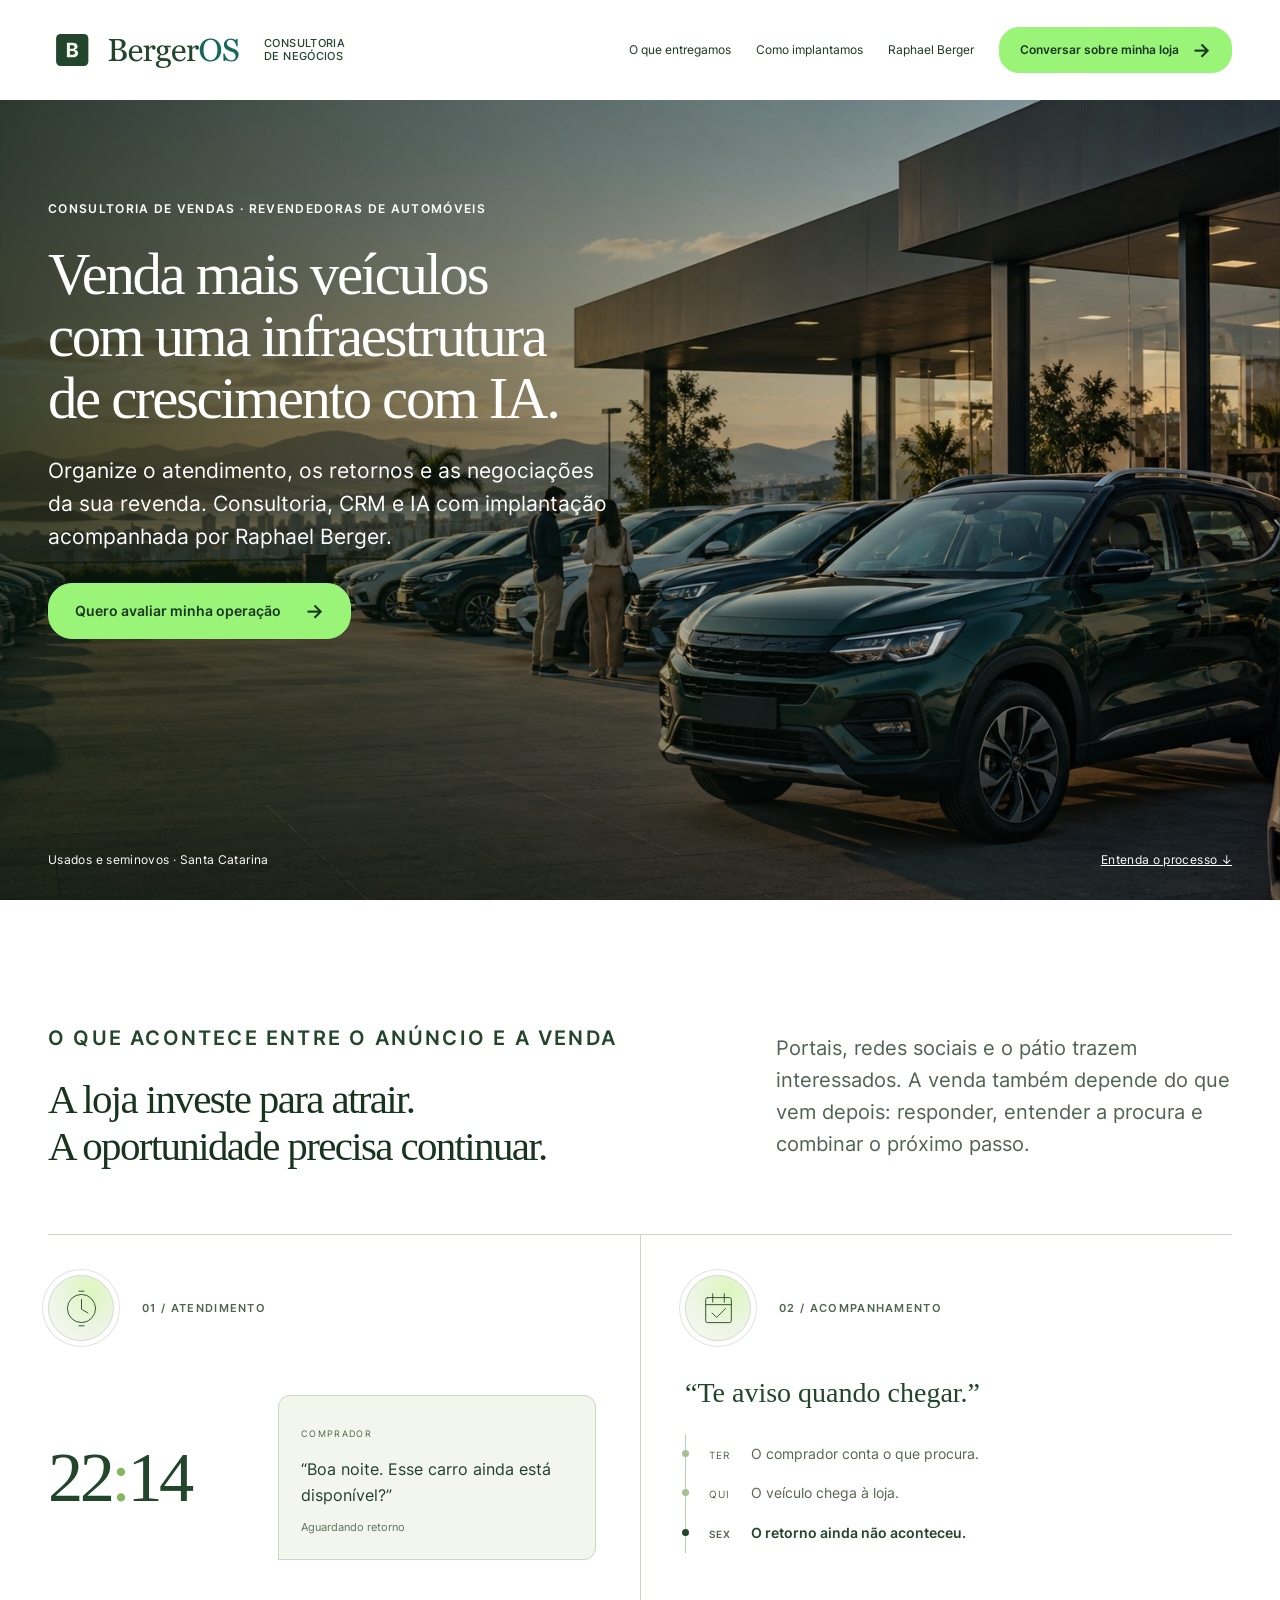
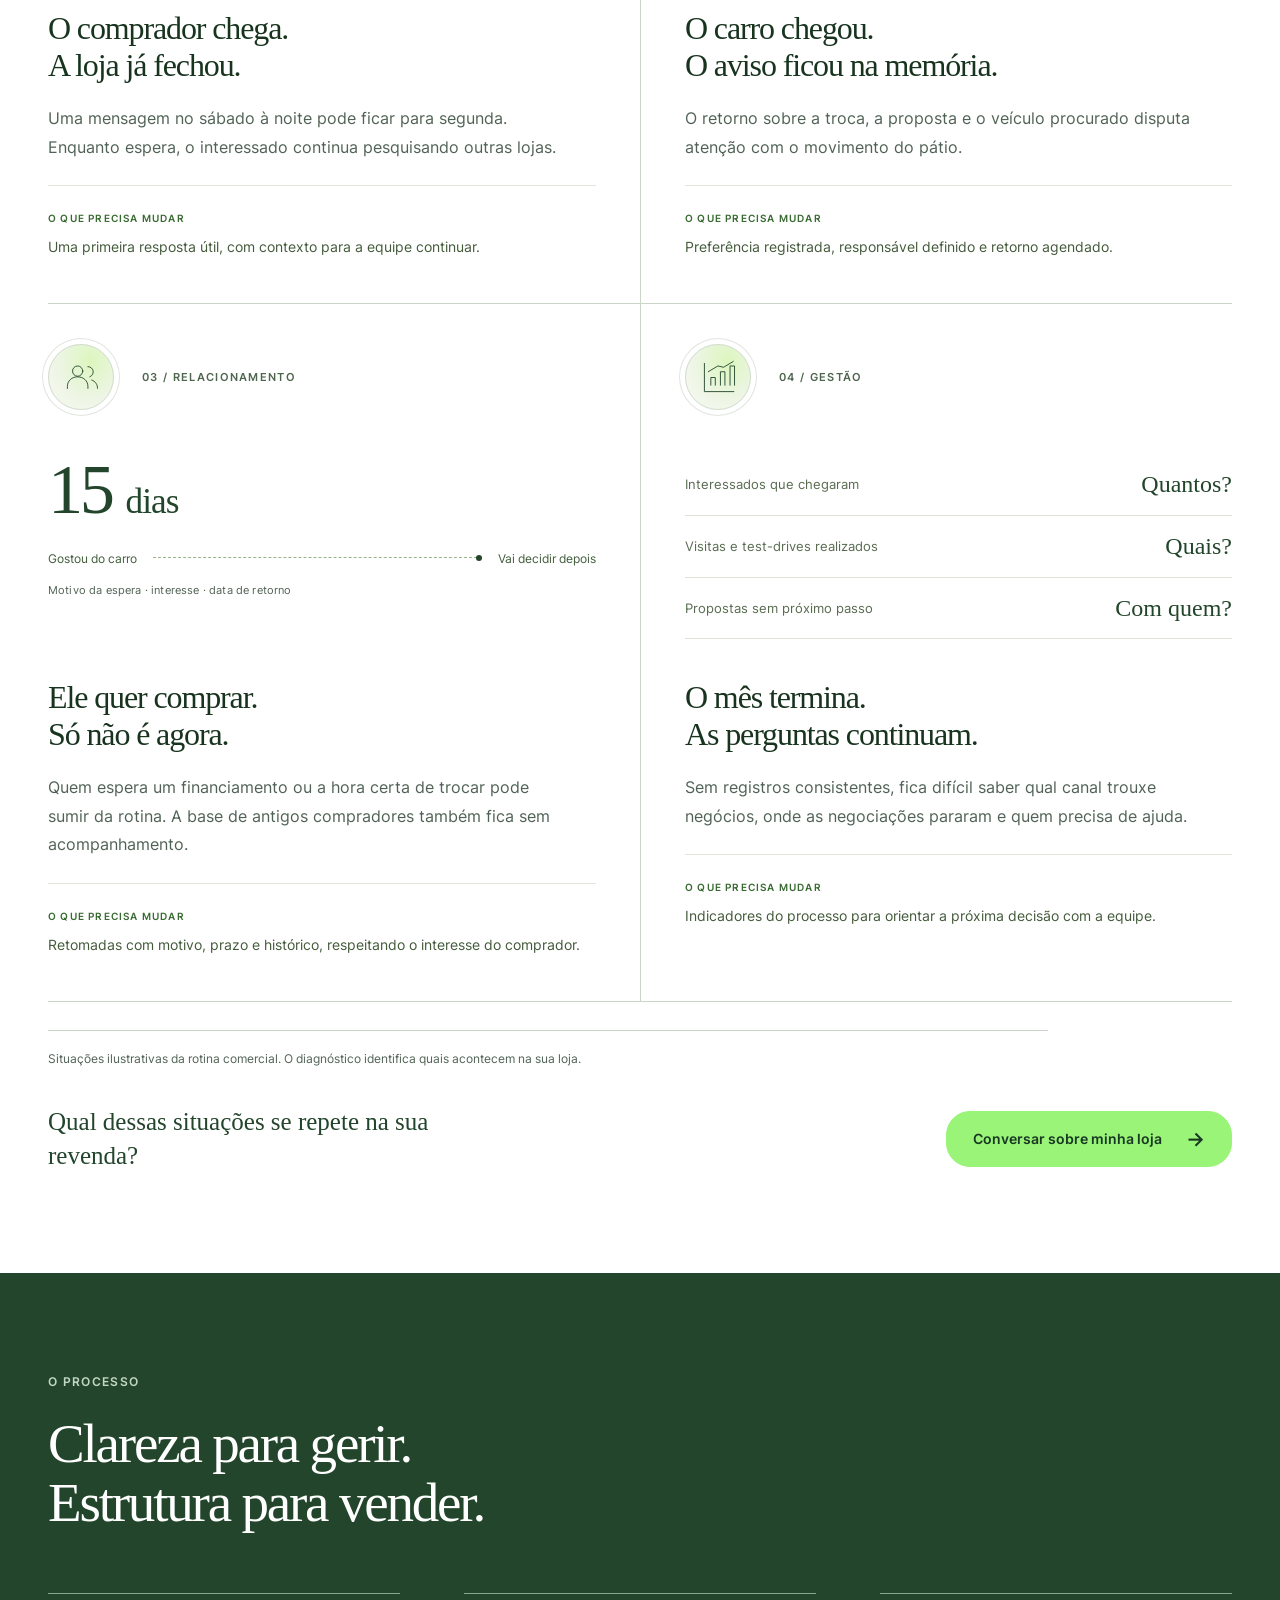
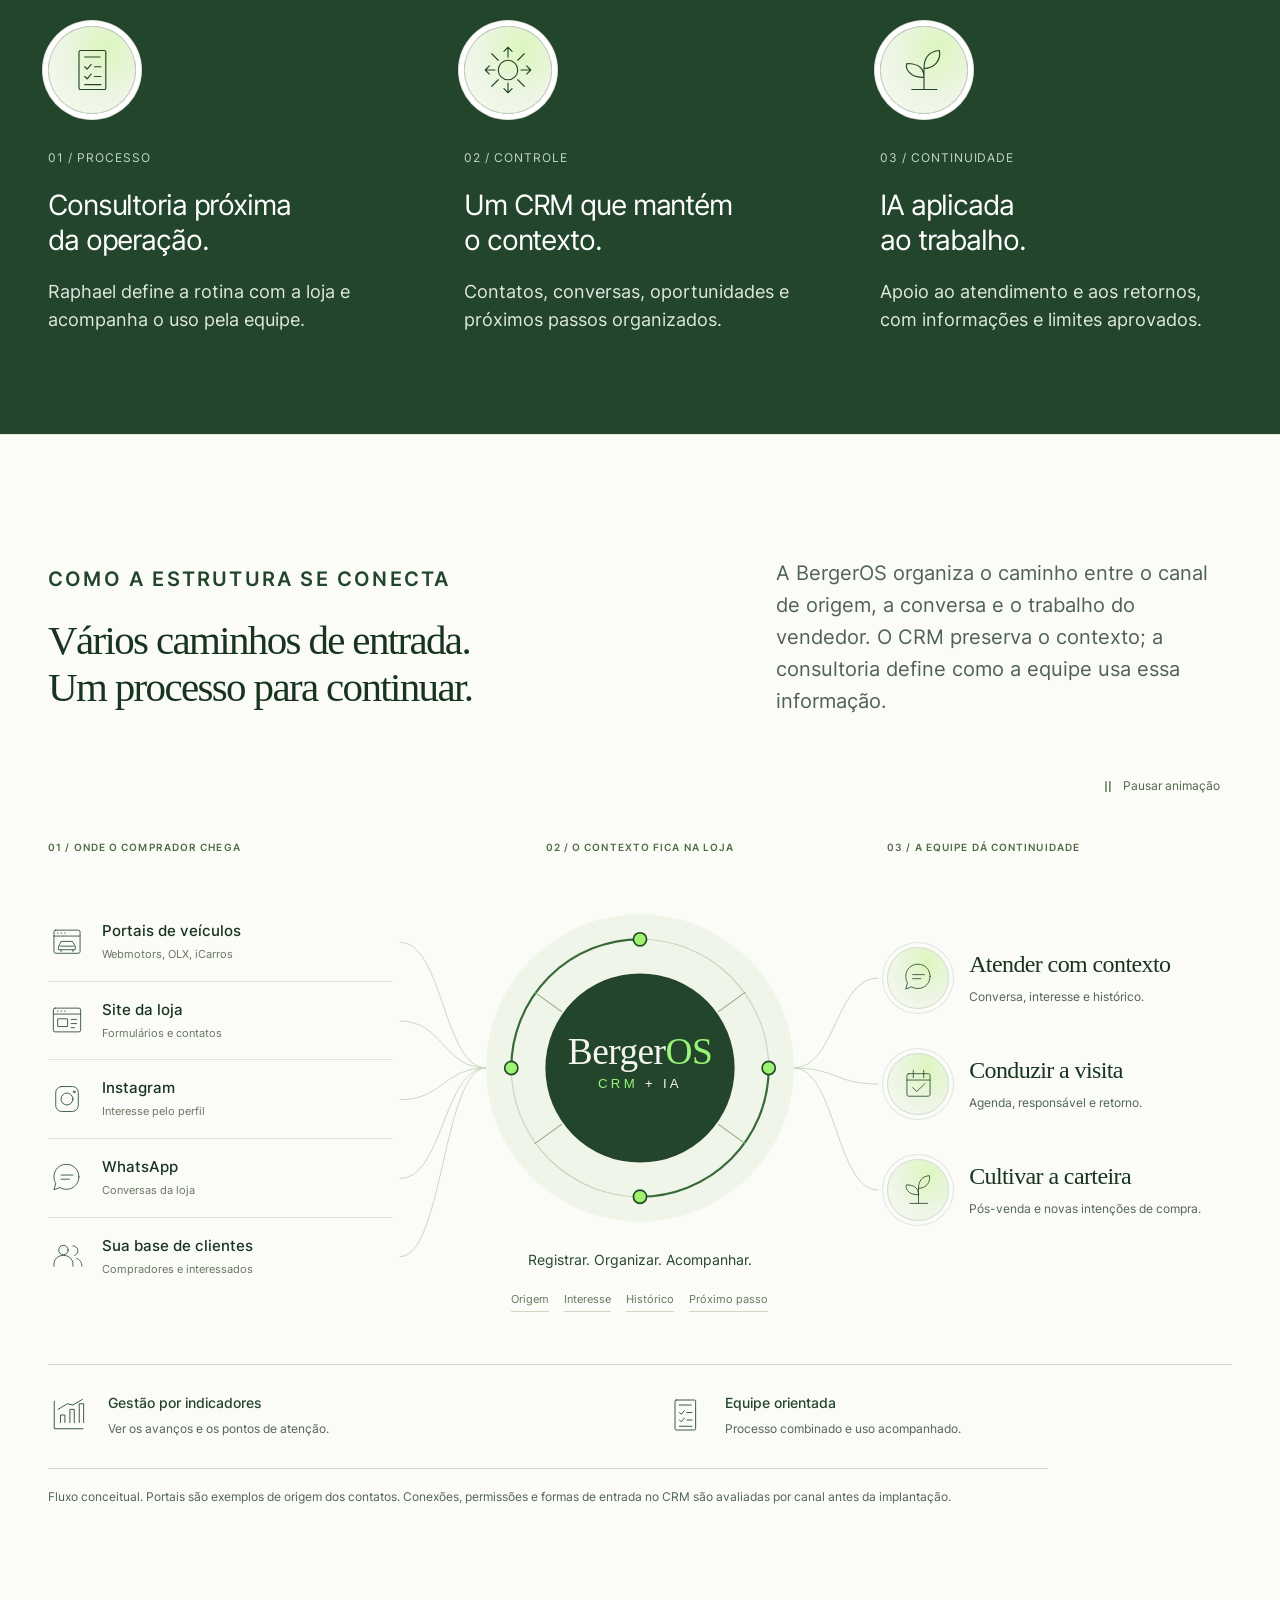
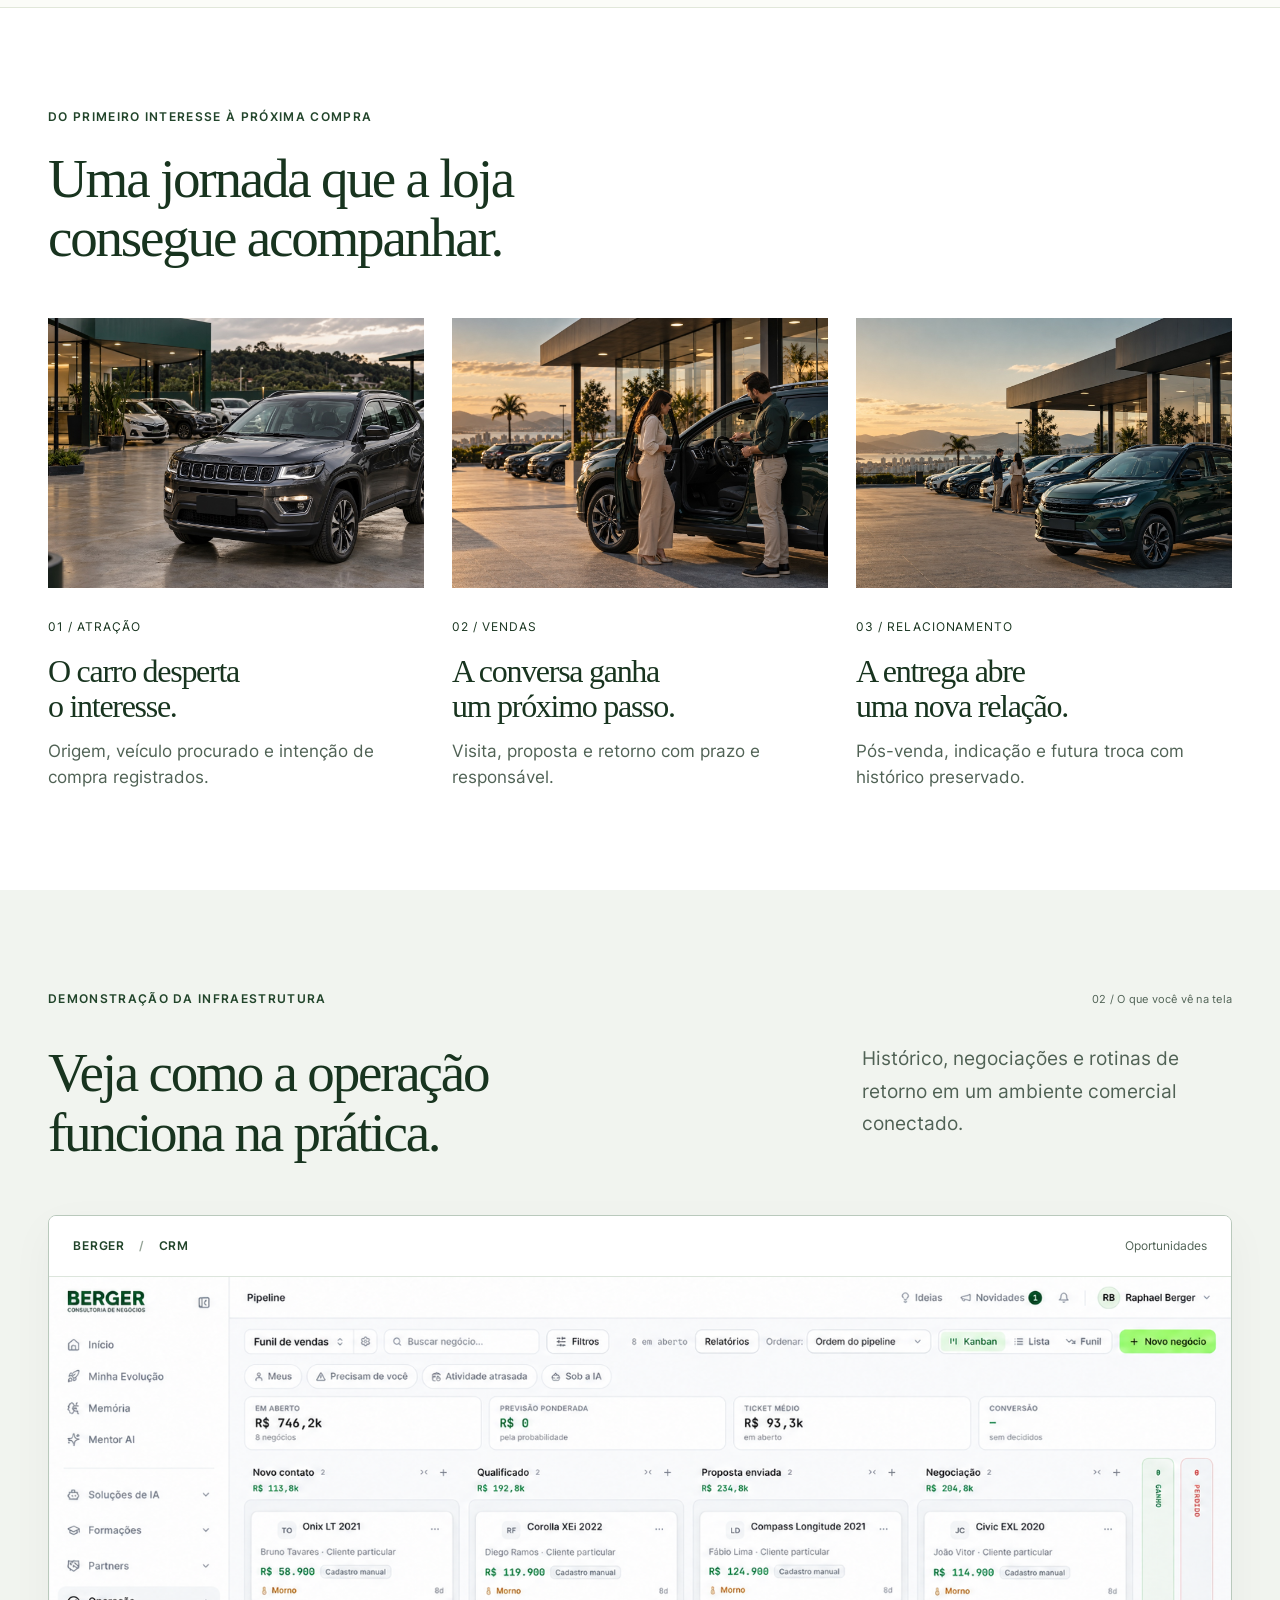
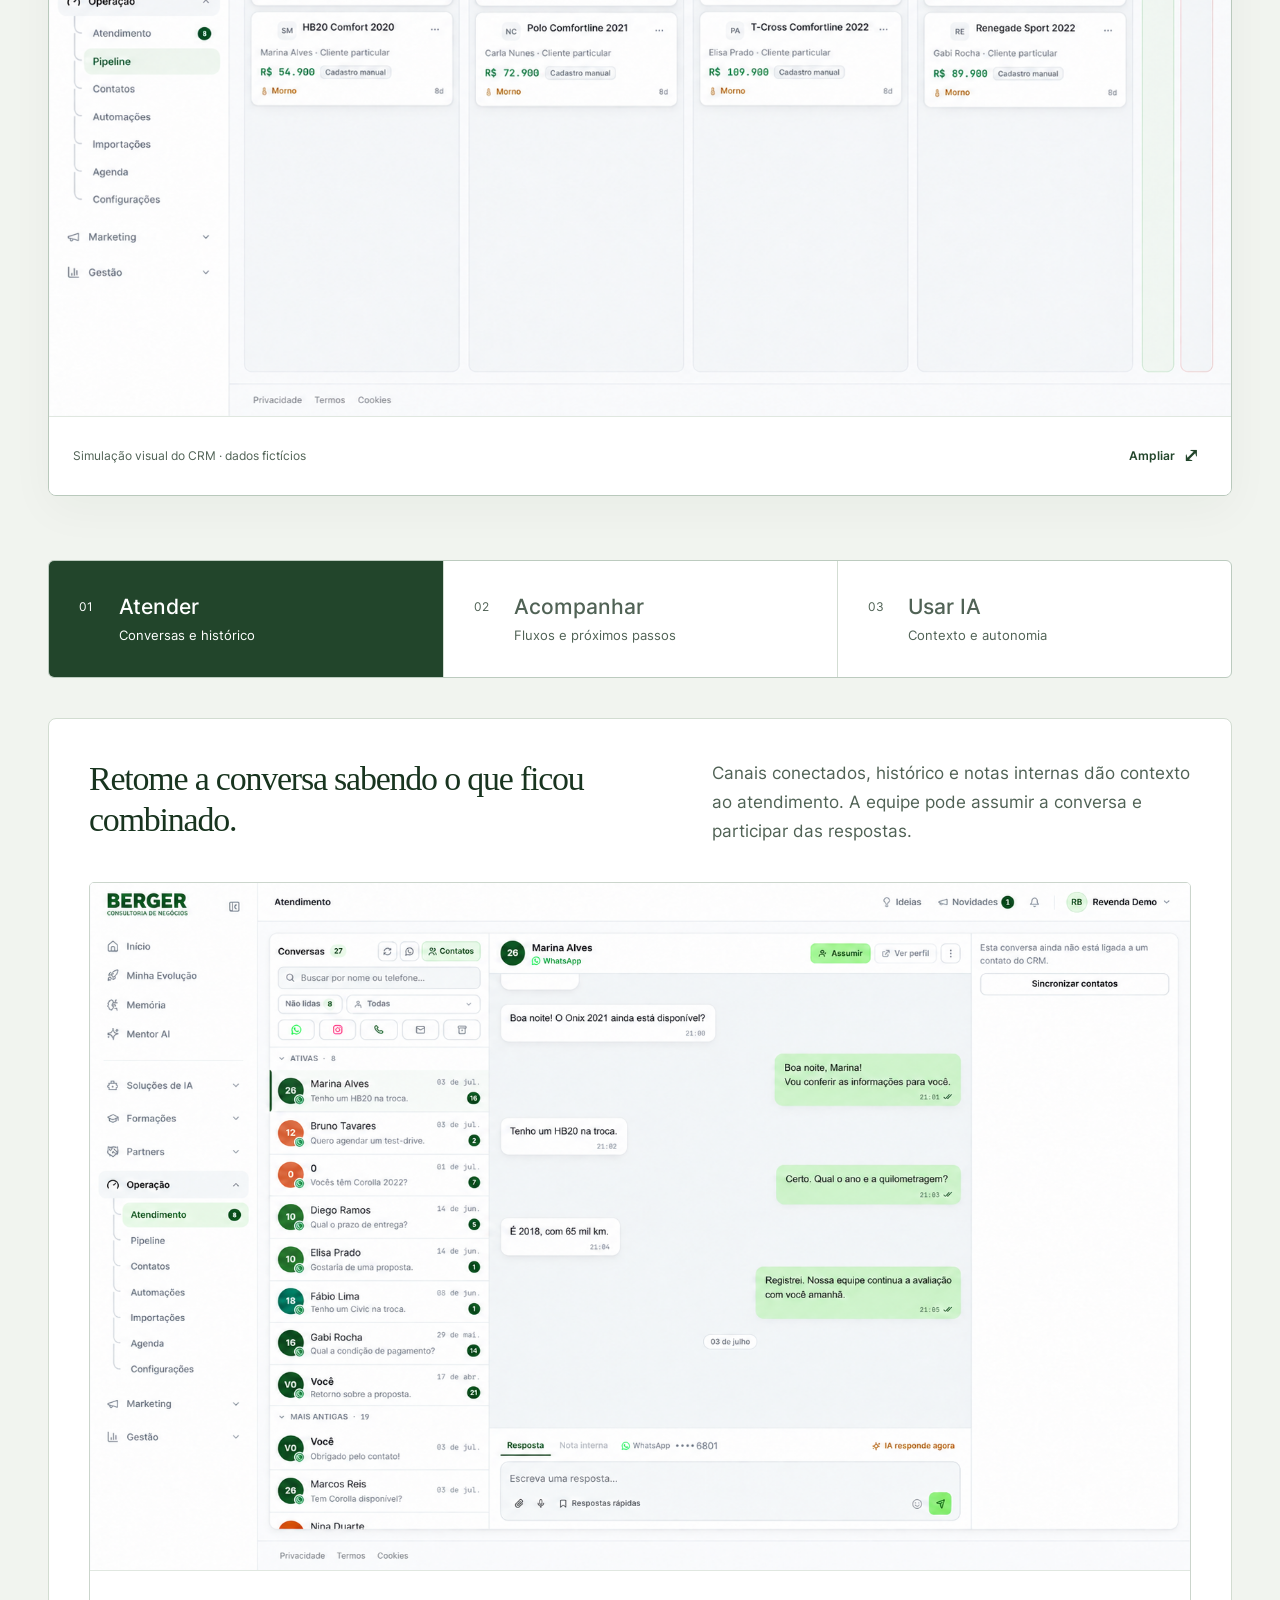
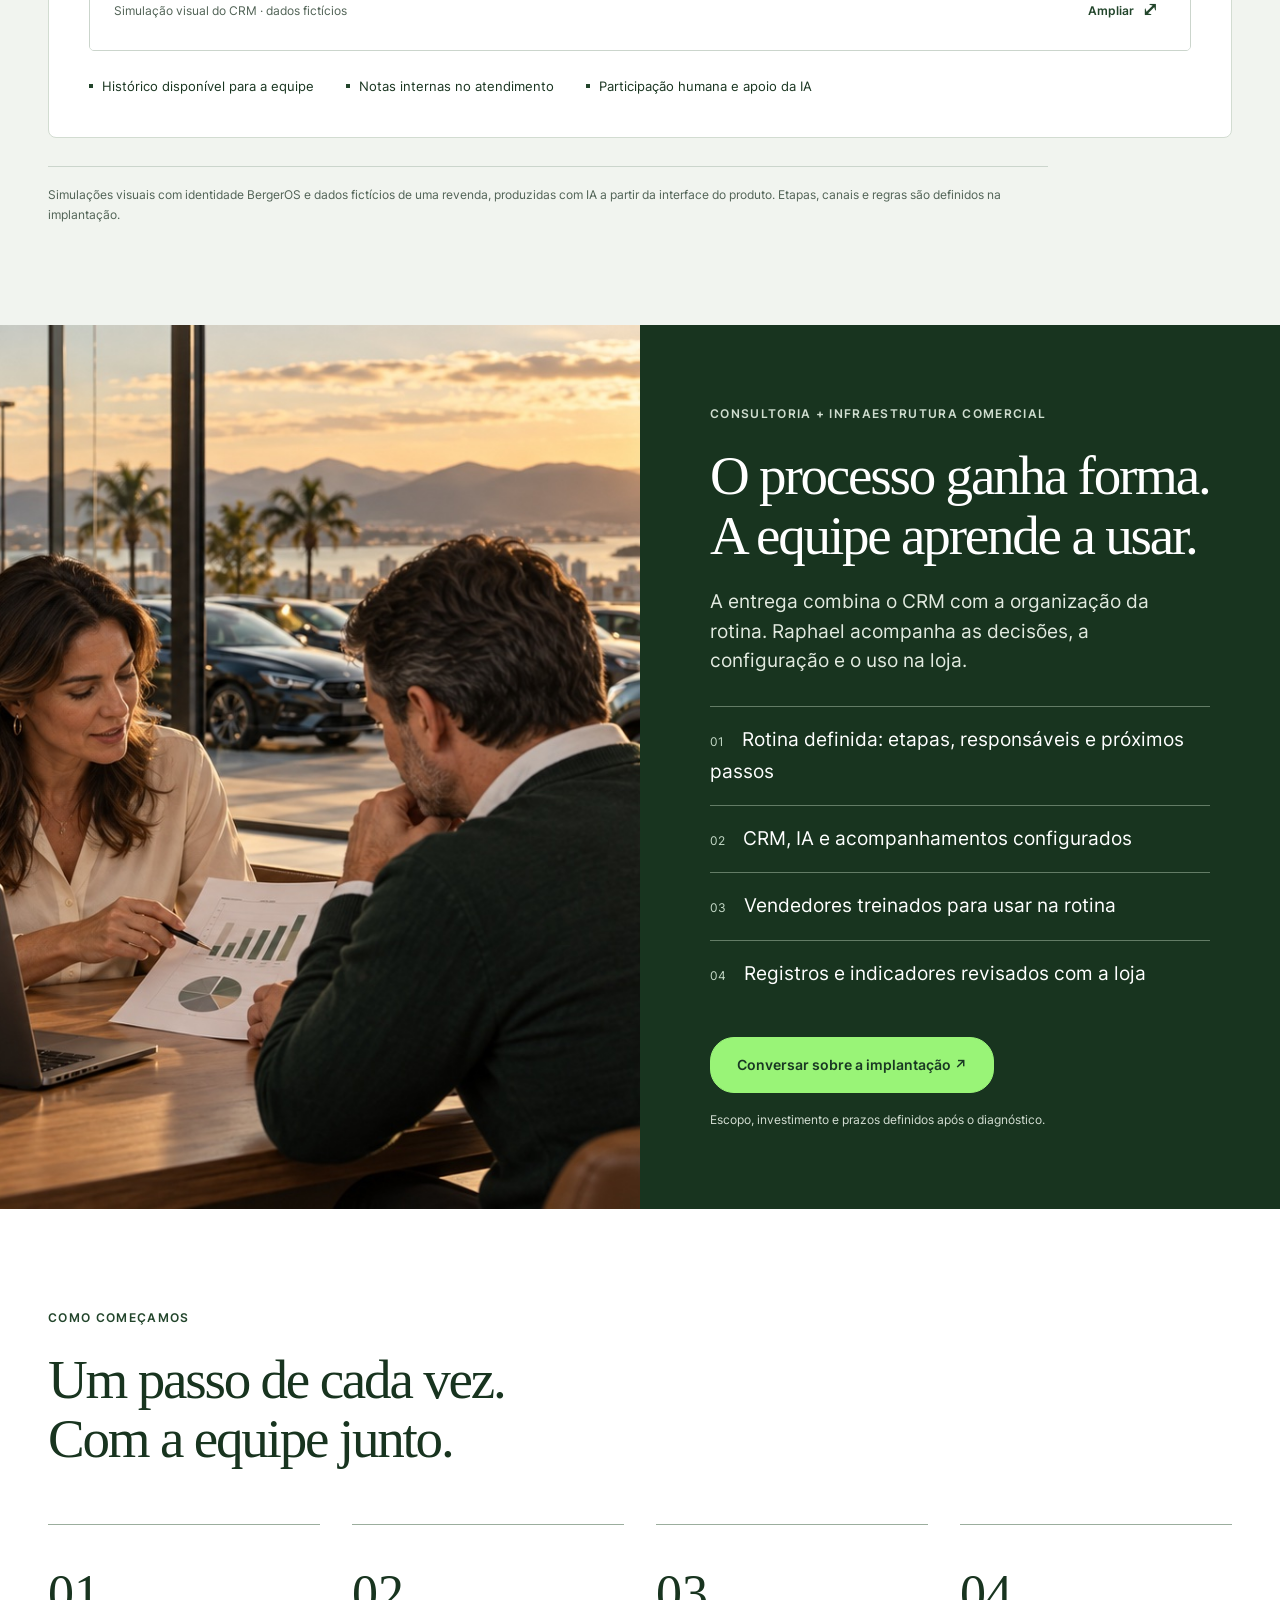
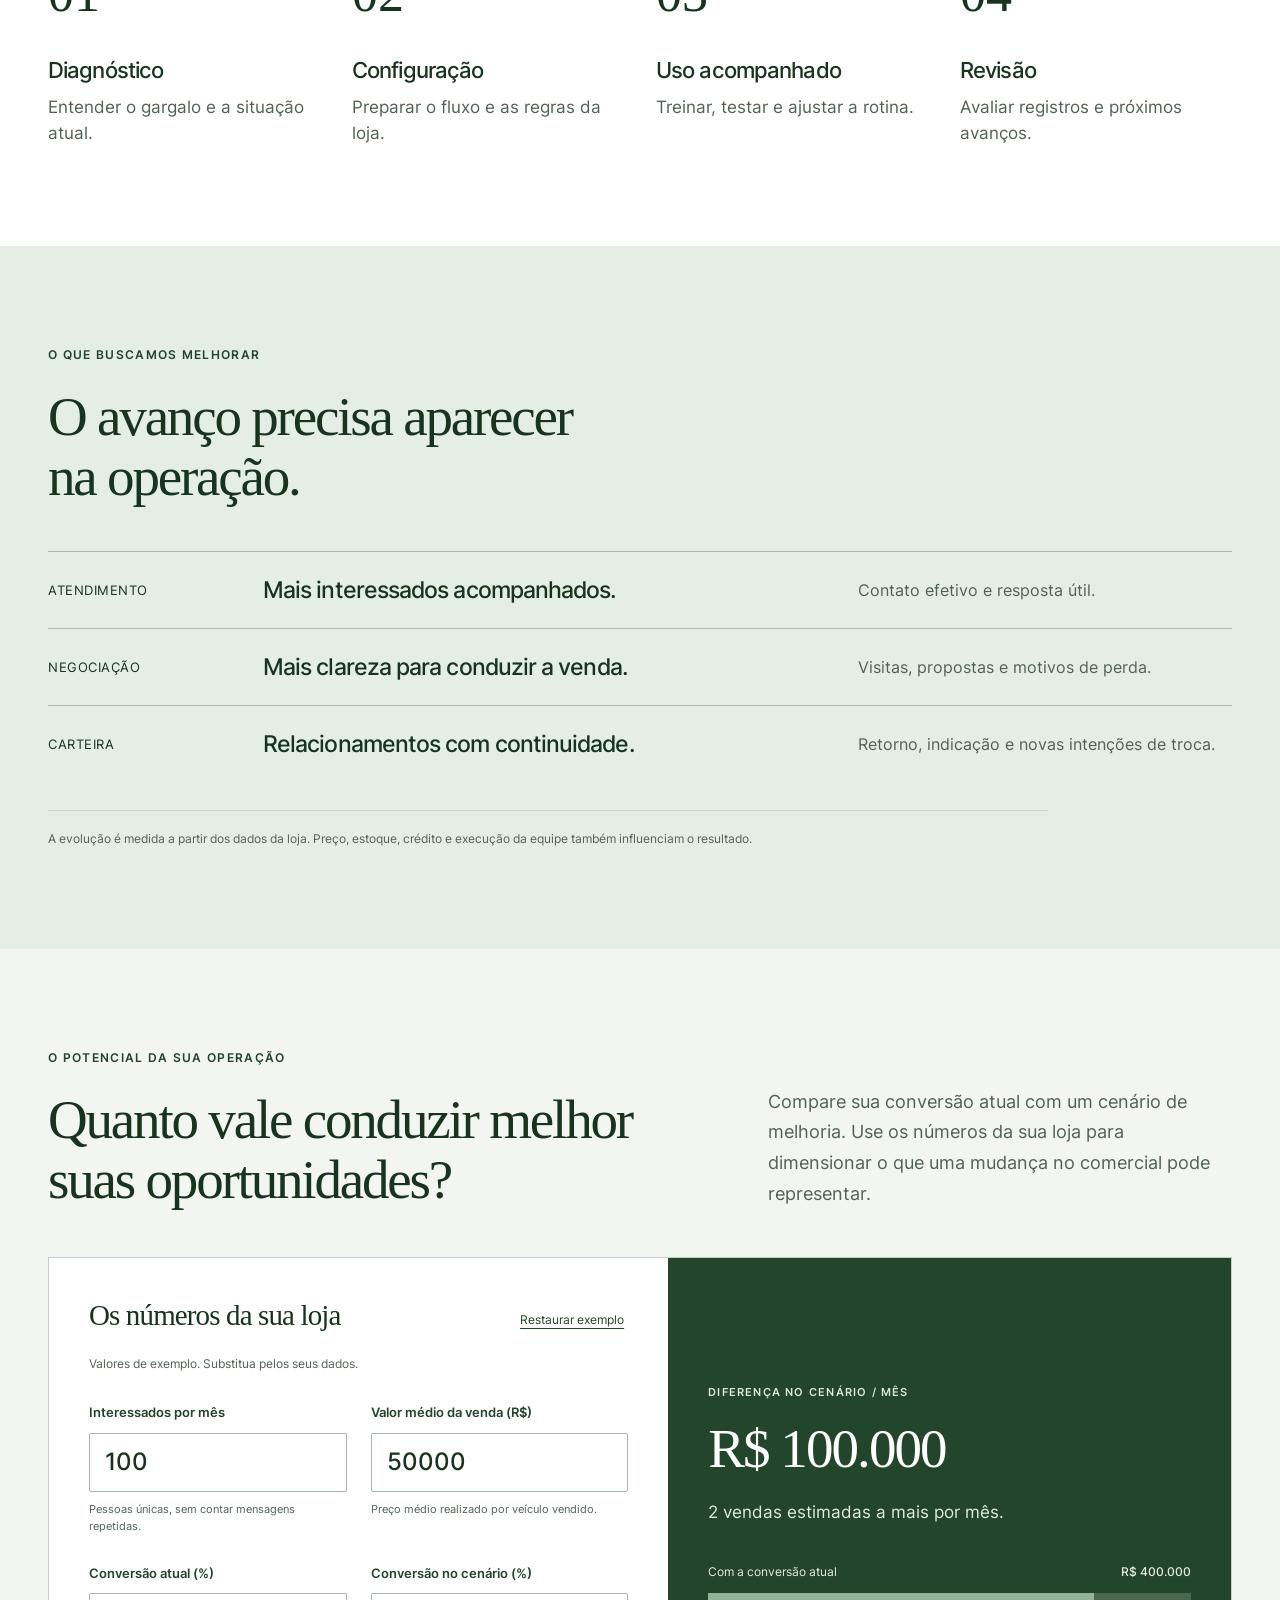
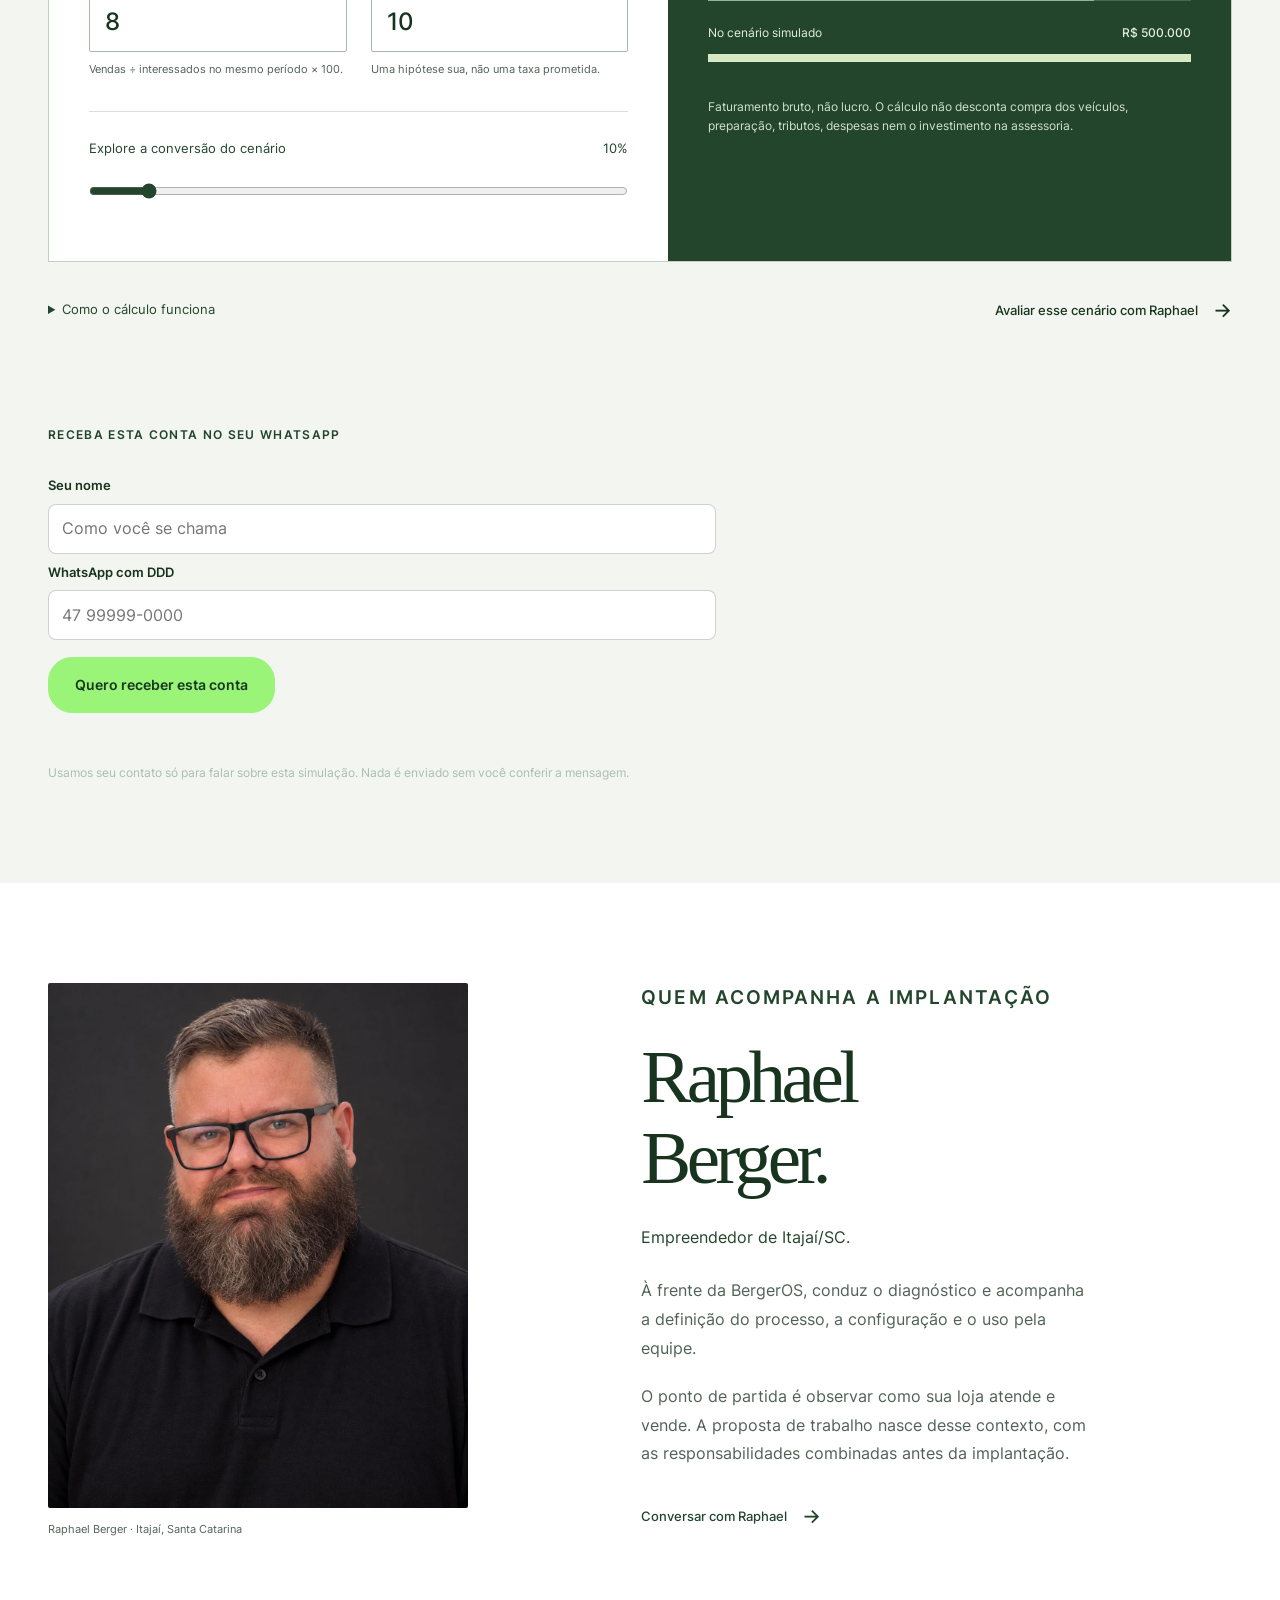
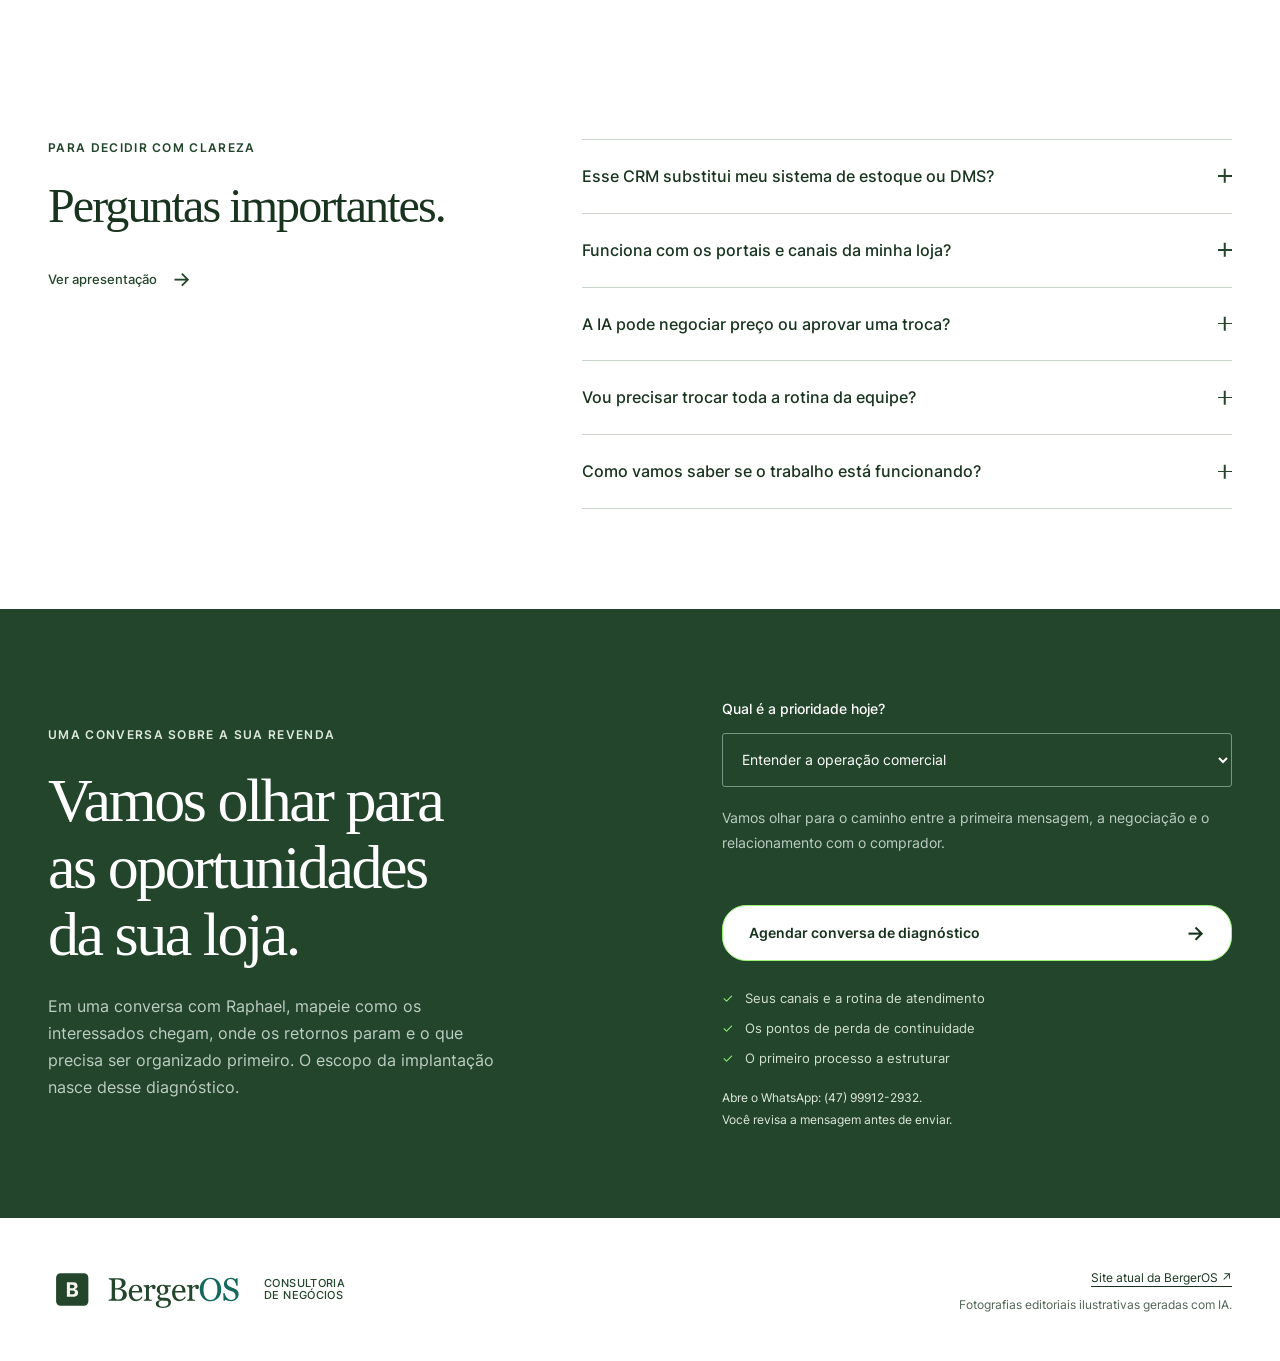
<file: index.html>
<!doctype html>
<html lang="pt-BR">
<head>
  <meta charset="utf-8"><meta name="viewport" content="width=device-width, initial-scale=1">
  <meta name="robots" content="index, follow">
<meta name="theme-color" content="#162622">
  <meta name="description" content="Consultoria e infraestrutura comercial com IA para revendas de veículos usados e seminovos. Atendimento, vendas e relacionamento com implantação de Raphael Berger.">
<link rel="icon" href="favicon.ico" sizes="any">
<link rel="icon" type="image/png" sizes="32x32" href="favicon-32.png">
<link rel="icon" type="image/png" sizes="512x512" href="icon-512.png">
<link rel="apple-touch-icon" href="apple-touch-icon.png">
<meta property="og:type" content="website">
<meta property="og:locale" content="pt_BR">
<meta property="og:site_name" content="BergerOS | Consultoria de Negócios">
<meta property="og:title" content="BergerOS | Consultoria de Negócios | Revendas de Veículos">
<meta property="og:description" content="Consultoria e infraestrutura comercial com IA para revendas de veículos usados e seminovos. Atendimento, vendas e relacionamento com implantação de Raphael Berger.">
<meta property="og:url" content="https://www.bergeros.com.br/">
<meta property="og:image" content="https://www.bergeros.com.br/assets/brand/og-image.jpg">
<meta property="og:image:width" content="1200">
<meta property="og:image:height" content="630">
<meta name="twitter:card" content="summary_large_image">
  <title>BergerOS | Consultoria de Negócios | Revendas de Veículos</title>
  <link rel="preload" href="assets/fonts/Inter-Regular.ttf" as="font" type="font/ttf" crossorigin>
  <link rel="preload" href="assets/fonts/Inter-SemiBold.ttf" as="font" type="font/ttf" crossorigin>
  <link rel="stylesheet" href="landing.css"><script src="calculator.js" defer></script><script src="landing.js" defer></script>
<style>.captura-form{margin-top:1.5rem;display:flex;flex-direction:column;gap:.45rem}.captura-form label{font-size:.82rem;font-weight:600}.captura-form input{padding:.65rem .8rem;border:1px solid rgba(0,0,0,.18);border-radius:8px;font:inherit}.captura-form button{margin-top:.6rem;align-self:flex-start;cursor:pointer}#captura-aviso{font-size:.85rem;min-height:1.2em;margin:0}</style>
<!-- Meta Pixel (BergerOS site 1421599243496045) — 17/10/2026 -->
<script>
!function(f,b,e,v,n,t,s){if(f.fbq)return;n=f.fbq=function(){n.callMethod?
n.callMethod.apply(n,arguments):n.queue.push(arguments)};if(!f._fbq)f._fbq=n;
n.push=n;n.loaded=!0;n.version='2.0';n.queue=[];t=b.createElement(e);t.async=!0;
t.src=v;s=b.getElementsByTagName(e)[0];s.parentNode.insertBefore(t,s)}(window,
document,'script','https://connect.facebook.net/en_US/fbevents.js');
fbq('init', '1421599243496045');
fbq('track', 'PageView');
</script>
<noscript><img height="1" width="1" style="display:none" alt="" src="https://www.facebook.com/tr?id=1421599243496045&ev=PageView&noscript=1"></noscript>
</head>
<body>
  <a class="skip-link" href="#conteudo">Ir para o conteúdo</a>
  <header class="site-header"><div class="container header-inner">
    <a class="wordmark" href="#inicio" aria-label="BergerOS, Consultoria de Negócios"><img src="assets/brand/berger-wordmark.svg" alt="BergerOS"><span>Consultoria<br>de Negócios</span></a>
    <button class="menu-toggle" type="button" aria-expanded="false" aria-controls="site-nav">Menu <span aria-hidden="true">☰</span></button>
    <nav id="site-nav" aria-label="Navegação principal"><a href="#oferta">O que entregamos</a><a href="#implantacao">Como implantamos</a><a href="#raphael">Raphael Berger</a><a class="button button-small" href="#diagnostico">Conversar sobre minha loja <span aria-hidden="true">→</span></a></nav>
  </div></header>
  <main id="conteudo"><section class="editorial-hero" id="inicio" aria-labelledby="hero-title"><img class="hero-photo" src="assets/brand/patio-editorial.jpg" alt="Cena ilustrativa de uma revenda multimarcas ao entardecer" fetchpriority="high"><div class="hero-shade"></div><div class="container hero-content"><p class="eyebrow">CONSULTORIA DE VENDAS · REVENDEDORAS DE AUTOMÓVEIS</p><h1 id="hero-title">Venda mais veículos<br>com uma infraestrutura<br>de crescimento com IA.</h1><p>Organize o atendimento, os retornos e as negociações da sua revenda. Consultoria, CRM e IA com implantação acompanhada por Raphael Berger.</p><a class="button" href="raio-x.html">Quero avaliar minha operação <span aria-hidden="true">→</span></a></div><div class="hero-bottom container"><span>Usados e seminovos · Santa Catarina</span><a href="#solucao">Entenda o processo ↓</a></div></section><section class="section container pain-editorial" id="solucao" aria-labelledby="pain-title"><div class="editorial-heading"><div><p class="eyebrow">O QUE ACONTECE ENTRE O ANÚNCIO E A VENDA</p><h2 id="pain-title">A loja investe para atrair.<br>A oportunidade precisa continuar.</h2></div><p>Portais, redes sociais e o pátio trazem interessados. A venda também depende do que vem depois: responder, entender a procura e combinar o próximo passo.</p></div><div class="pain-scenes">
<article class="pain-scene"><div class="scene-heading"><span class="icon-medallion"><svg class="editorial-icon" viewBox="0 0 64 64" aria-hidden="true"><use href="assets/brand/editorial-icons.svg#clock"/></svg></span><span>01 / ATENDIMENTO</span></div><div class="scene-art night-scene" aria-label="Exemplo: mensagem recebida às 22h14 ainda aguardando retorno"><div class="editorial-time">22<span>:</span>14</div><div class="message-specimen"><span>COMPRADOR</span><p>“Boa noite. Esse carro ainda está disponível?”</p><small>Aguardando retorno</small></div></div><h3>O comprador chega.<br>A loja já fechou.</h3><p>Uma mensagem no sábado à noite pode ficar para segunda. Enquanto espera, o interessado continua pesquisando outras lojas.</p><div class="scene-response"><b>O que precisa mudar</b><span>Uma primeira resposta útil, com contexto para a equipe continuar.</span></div></article>
<article class="pain-scene"><div class="scene-heading"><span class="icon-medallion"><svg class="editorial-icon" viewBox="0 0 64 64" aria-hidden="true"><use href="assets/brand/editorial-icons.svg#calendar"/></svg></span><span>02 / ACOMPANHAMENTO</span></div><div class="scene-art return-scene"><div class="return-promise">“Te aviso quando chegar.”</div><ol><li><span>TER</span>O comprador conta o que procura.</li><li><span>QUI</span>O veículo chega à loja.</li><li class="missing-return"><span>SEX</span>O retorno ainda não aconteceu.</li></ol></div><h3>O carro chegou.<br>O aviso ficou na memória.</h3><p>O retorno sobre a troca, a proposta e o veículo procurado disputa atenção com o movimento do pátio.</p><div class="scene-response"><b>O que precisa mudar</b><span>Preferência registrada, responsável definido e retorno agendado.</span></div></article>
<article class="pain-scene"><div class="scene-heading"><span class="icon-medallion"><svg class="editorial-icon" viewBox="0 0 64 64" aria-hidden="true"><use href="assets/brand/editorial-icons.svg#base"/></svg></span><span>03 / RELACIONAMENTO</span></div><div class="scene-art waiting-scene"><div class="editorial-time">15 <small>dias</small></div><div class="waiting-track"><span>Gostou do carro</span><i aria-hidden="true"></i><span>Vai decidir depois</span></div><p>Motivo da espera · interesse · data de retorno</p></div><h3>Ele quer comprar.<br>Só não é agora.</h3><p>Quem espera um financiamento ou a hora certa de trocar pode sumir da rotina. A base de antigos compradores também fica sem acompanhamento.</p><div class="scene-response"><b>O que precisa mudar</b><span>Retomadas com motivo, prazo e histórico, respeitando o interesse do comprador.</span></div></article>
<article class="pain-scene"><div class="scene-heading"><span class="icon-medallion"><svg class="editorial-icon" viewBox="0 0 64 64" aria-hidden="true"><use href="assets/brand/editorial-icons.svg#chart"/></svg></span><span>04 / GESTÃO</span></div><div class="scene-art questions-scene"><div><span>Interessados que chegaram</span><b>Quantos?</b></div><div><span>Visitas e test-drives realizados</span><b>Quais?</b></div><div><span>Propostas sem próximo passo</span><b>Com quem?</b></div></div><h3>O mês termina.<br>As perguntas continuam.</h3><p>Sem registros consistentes, fica difícil saber qual canal trouxe negócios, onde as negociações pararam e quem precisa de ajuda.</p><div class="scene-response"><b>O que precisa mudar</b><span>Indicadores do processo para orientar a próxima decisão com a equipe.</span></div></article></div><p class="source-note">Situações ilustrativas da rotina comercial. O diagnóstico identifica quais acontecem na sua loja.</p><div class="pain-cta"><p>Qual dessas situações se repete na sua revenda?</p><a class="button" href="#diagnostico">Conversar sobre minha loja <span aria-hidden="true">→</span></a></div></section><section class="section solution-editorial"><div class="container"><p class="eyebrow">O PROCESSO</p><h2>Clareza para gerir.<br>Estrutura para vender.</h2><div class="solution-columns"><article><span class="icon-medallion"><svg class="editorial-icon" viewBox="0 0 64 64" aria-hidden="true"><use href="assets/brand/editorial-icons.svg#process"/></svg></span><span>01 / PROCESSO</span><h3>Consultoria próxima <br>da operação.</h3><p>Raphael define a rotina com a loja e acompanha o uso pela equipe.</p></article><article><span class="icon-medallion"><svg class="editorial-icon" viewBox="0 0 64 64" aria-hidden="true"><use href="assets/brand/editorial-icons.svg#focus"/></svg></span><span>02 / CONTROLE</span><h3>Um CRM que mantém <br>o contexto.</h3><p>Contatos, conversas, oportunidades e próximos passos organizados.</p></article><article><span class="icon-medallion"><svg class="editorial-icon" viewBox="0 0 64 64" aria-hidden="true"><use href="assets/brand/editorial-icons.svg#growth"/></svg></span><span>03 / CONTINUIDADE</span><h3>IA aplicada <br>ao trabalho.</h3><p>Apoio ao atendimento e aos retornos, com informações e limites aprovados.</p></article></div></div></section><section class="section channel-section" id="canais" aria-labelledby="channel-title"><div class="container"><div class="editorial-heading"><div><p class="eyebrow">COMO A ESTRUTURA SE CONECTA</p><h2 id="channel-title">Vários caminhos de entrada.<br>Um processo para continuar.</h2></div><p>A BergerOS organiza o caminho entre o canal de origem, a conversa e o trabalho do vendedor. O CRM preserva o contexto; a consultoria define como a equipe usa essa informação.</p></div><div class="flow-controls" hidden><button type="button" id="toggle-flow-motion" aria-pressed="false" aria-controls="channel-flow"><span class="motion-control-icon" aria-hidden="true">Ⅱ</span><span class="motion-control-label">Pausar animação</span></button></div><div class="channel-map" id="channel-flow"><svg class="channel-paths" aria-hidden="true" focusable="false"></svg><div class="channel-origins"><p class="map-label">01 / ONDE O COMPRADOR CHEGA</p><ul><li><svg class="editorial-icon" viewBox="0 0 64 64" aria-hidden="true"><use href="assets/brand/editorial-icons.svg#portal"/></svg><div><b>Portais de veículos</b><span>Webmotors, OLX, iCarros</span></div></li><li><svg class="editorial-icon" viewBox="0 0 64 64" aria-hidden="true"><use href="assets/brand/editorial-icons.svg#site"/></svg><div><b>Site da loja</b><span>Formulários e contatos</span></div></li><li><svg class="editorial-icon" viewBox="0 0 64 64" aria-hidden="true"><use href="assets/brand/editorial-icons.svg#social"/></svg><div><b>Instagram</b><span>Interesse pelo perfil</span></div></li><li><svg class="editorial-icon" viewBox="0 0 64 64" aria-hidden="true"><use href="assets/brand/editorial-icons.svg#chat"/></svg><div><b>WhatsApp</b><span>Conversas da loja</span></div></li><li><svg class="editorial-icon" viewBox="0 0 64 64" aria-hidden="true"><use href="assets/brand/editorial-icons.svg#base"/></svg><div><b>Sua base de clientes</b><span>Compradores e interessados</span></div></li></ul></div><div class="channel-core"><p class="map-label">02 / O CONTEXTO FICA NA LOJA</p><svg class="hub-drawing" viewBox="0 0 300 300" role="img" aria-label="CRM BergerOS no centro do processo comercial"><circle cx="150" cy="150" r="140" fill="#f0f5ea"/><circle cx="150" cy="150" r="117" fill="none" stroke="#c6d5be" stroke-width="1"/><path class="hub-orbit" d="M33 150a117 117 0 0 1 117-117M267 150a117 117 0 0 1-117 117" fill="none" stroke="#386b39" stroke-width="2"/><path d="M54 81l25 18M246 81l-25 18M54 219l25-18M246 219l-25-18" stroke="#90ad82"/><circle cx="150" cy="150" r="86" fill="#22452b"/><text x="150" y="146" text-anchor="middle" font-family="Georgia,'Times New Roman',serif" font-size="34" font-weight="400" letter-spacing="-0.5" fill="#f5f4ef">Berger<tspan fill="#99f477">OS</tspan></text><text x="150" y="168" text-anchor="middle" font-family="Arial,sans-serif" font-size="12" letter-spacing="3" fill="#99f477">CRM<tspan fill="#f5f4ef"> + IA</tspan></text><g class="hub-orbit" fill="#9df36f" stroke="#22452b" stroke-width="1.5"><circle cx="150" cy="33" r="6"/><circle cx="267" cy="150" r="6"/><circle cx="150" cy="267" r="6"/><circle cx="33" cy="150" r="6"/></g></svg><p>Registrar. Organizar. Acompanhar.</p><div class="core-fields"><span>Origem</span><span>Interesse</span><span>Histórico</span><span>Próximo passo</span></div></div><div class="channel-outcomes"><p class="map-label">03 / A EQUIPE DÁ CONTINUIDADE</p><ul><li><span class="icon-medallion"><svg class="editorial-icon" viewBox="0 0 64 64" aria-hidden="true"><use href="assets/brand/editorial-icons.svg#chat"/></svg></span><div><h3>Atender com contexto</h3><p>Conversa, interesse e histórico.</p></div></li><li><span class="icon-medallion"><svg class="editorial-icon" viewBox="0 0 64 64" aria-hidden="true"><use href="assets/brand/editorial-icons.svg#calendar"/></svg></span><div><h3>Conduzir a visita</h3><p>Agenda, responsável e retorno.</p></div></li><li><span class="icon-medallion"><svg class="editorial-icon" viewBox="0 0 64 64" aria-hidden="true"><use href="assets/brand/editorial-icons.svg#growth"/></svg></span><div><h3>Cultivar a carteira</h3><p>Pós-venda e novas intenções de compra.</p></div></li></ul></div></div><div class="map-foundation"><div><svg class="editorial-icon" viewBox="0 0 64 64" aria-hidden="true"><use href="assets/brand/editorial-icons.svg#chart"/></svg><p><b>Gestão por indicadores</b><span>Ver os avanços e os pontos de atenção.</span></p></div><div><svg class="editorial-icon" viewBox="0 0 64 64" aria-hidden="true"><use href="assets/brand/editorial-icons.svg#process"/></svg><p><b>Equipe orientada</b><span>Processo combinado e uso acompanhado.</span></p></div></div><p class="source-note">Fluxo conceitual. Portais são exemplos de origem dos contatos. Conexões, permissões e formas de entrada no CRM são avaliadas por canal antes da implantação.</p></div></section><section class="section container" id="jornada"><p class="eyebrow">DO PRIMEIRO INTERESSE À PRÓXIMA COMPRA</p><h2>Uma jornada que a loja<br>consegue acompanhar.</h2><div class="photo-journey"><article><img src="assets/brand/veiculo-editorial.jpg" alt="Veículo em destaque no pátio de uma revenda, imagem ilustrativa" loading="lazy"><span>01 / ATRAÇÃO</span><h3>O carro desperta <br>o interesse.</h3><p>Origem, veículo procurado e intenção de compra registrados.</p></article><article><img src="assets/brand/atendimento-editorial.jpg" alt="Visita de comprador à revenda, imagem ilustrativa" loading="lazy"><span>02 / VENDAS</span><h3>A conversa ganha <br>um próximo passo.</h3><p>Visita, proposta e retorno com prazo e responsável.</p></article><article><img src="assets/brand/patio-editorial.jpg" alt="Pátio de revenda ao entardecer, imagem ilustrativa" loading="lazy"><span>03 / RELACIONAMENTO</span><h3>A entrega abre <br>uma nova relação.</h3><p>Pós-venda, indicação e futura troca com histórico preservado.</p></article></div></section><section class="product-section section" id="infraestrutura" aria-labelledby="product-title"><div class="container">
      <div class="section-top"><p class="eyebrow">Demonstração da infraestrutura</p><p class="section-number" aria-hidden="true">02 / O que você vê na tela</p></div>
      <div class="product-heading"><h2 id="product-title">Veja como a operação<br>funciona na prática.</h2><p>Histórico, negociações e rotinas de retorno em um ambiente comercial conectado.</p></div>
      <figure class="hero-proof"><div class="figure-label"><span>BERGER <span class="frame-divider">/</span> CRM</span><span>Oportunidades</span></div><div class="screen-crop hero-screen"><svg viewBox="0 0 3200 2000" role="img" aria-label="Simulação visual do pipeline com veículos, clientes fictícios e identidade BergerOS."><image href="assets/product/berger-pipeline.png" width="3200" height="2000"/></svg></div><figcaption><span>Simulação visual do CRM · dados fictícios</span><button class="expand-screen" type="button" data-image="assets/product/berger-pipeline.png" data-crop="assets/product/berger-pipeline.png" data-title="Pipeline e acompanhamento comercial" aria-haspopup="dialog">Ampliar <span aria-hidden="true">⤢</span></button></figcaption></figure><div class="workbench">
        <div class="tour-tabs" role="tablist" aria-label="Explorar a infraestrutura" aria-orientation="horizontal"><button type="button" id="tab-atendimento" role="tab" aria-selected="true" aria-controls="panel-atendimento" tabindex="0"><span>01</span><b>Atender</b><small>Conversas e histórico</small><i aria-hidden="true">↗</i></button><button type="button" id="tab-automacao" role="tab" aria-selected="false" aria-controls="panel-automacao" tabindex="-1"><span>02</span><b>Acompanhar</b><small>Fluxos e próximos passos</small><i aria-hidden="true">↗</i></button><button type="button" id="tab-autonomia" role="tab" aria-selected="false" aria-controls="panel-autonomia" tabindex="-1"><span>03</span><b>Usar IA</b><small>Contexto e autonomia</small><i aria-hidden="true">↗</i></button></div>
        <div class="tour-panel" id="panel-atendimento" role="tabpanel" aria-labelledby="tab-atendimento" tabindex="0"><div class="panel-copy"><h3>Retome a conversa sabendo o que ficou combinado.</h3><p>Canais conectados, histórico e notas internas dão contexto ao atendimento. A equipe pode assumir a conversa e participar das respostas.</p></div><figure class="product-figure"><div class="screen-crop inbox-screen"><svg viewBox="0 0 3200 2000" role="img" aria-label="Simulação visual de atendimento sobre um Onix e avaliação de troca, com identidade BergerOS."><image href="assets/product/berger-atendimento.png" width="3200" height="2000"/></svg></div><figcaption><span>Simulação visual do CRM · dados fictícios</span><button class="expand-screen" type="button" data-image="assets/product/berger-atendimento.png" data-crop="assets/product/berger-atendimento.png" data-title="Atendimento e histórico" aria-haspopup="dialog">Ampliar <span aria-hidden="true">⤢</span></button></figcaption></figure><ul class="proof-points"><li>Histórico disponível para a equipe</li><li>Notas internas no atendimento</li><li>Participação humana e apoio da IA</li></ul></div>
        <div class="tour-panel" id="panel-automacao" role="tabpanel" aria-labelledby="tab-automacao" tabindex="0" hidden><div class="panel-copy"><h3>Defina como o contato continua no processo.</h3><p>Gatilhos, condições e ações organizam rotinas de acompanhamento. Cada fluxo precisa de configuração e validação com a equipe.</p></div><div class="automation-layout"><figure class="product-figure"><div class="screen-crop automation-screen"><svg viewBox="1150 350 700 1250" role="img" aria-label="Simulação visual do editor de fluxo para retorno após visita."><image href="assets/product/berger-automacao.png" width="2880" height="1800"/></svg></div><figcaption><span>Simulação visual · fluxo de retorno após visita</span><button class="expand-screen" type="button" data-image="assets/product/berger-automacao.png" data-crop="assets/product/berger-automacao.png" data-title="Editor de fluxo: visão completa" aria-haspopup="dialog">Ampliar <span aria-hidden="true">⤢</span></button></figcaption></figure><div class="flow-reading"><span class="eyebrow">O que o editor mostra</span><ol><li><b>Entrada</b><p>Um evento inicia o fluxo.</p></li><li><b>Condição</b><p>Uma regra define o caminho.</p></li><li><b>Ação</b><p>A IA executa o passo configurado.</p></li></ol><p class="minor-note">Na revenda, o desenho pode apoiar retornos, atualização de contatos e relacionamento com a base.</p></div></div></div>
        <div class="tour-panel" id="panel-autonomia" role="tabpanel" aria-labelledby="tab-autonomia" tabindex="0" hidden><div class="panel-copy"><h3>A empresa define até onde a IA pode agir.</h3><p>Memória, catálogo e histórico disponível dão contexto. A autonomia é configurada por área, com ações que podem exigir aprovação.</p></div><figure class="product-figure"><div class="screen-crop autonomy-screen"><svg viewBox="0 0 2880 1800" role="img" aria-label="Simulação visual da configuração de autonomia da IA para uma revenda, preservando os quatro níveis existentes."><image href="assets/product/berger-autonomia.png" width="2880" height="1800"/></svg></div><figcaption><span>Simulação visual · autonomia configurada por área</span><button class="expand-screen" type="button" data-image="assets/product/berger-autonomia.png" data-crop="assets/product/berger-autonomia.png" data-title="Níveis de autonomia da IA" aria-haspopup="dialog">Ampliar <span aria-hidden="true">⤢</span></button></figcaption></figure><ol class="autonomy-levels"><li><span>1</span> Observar</li><li><span>2</span> Sugerir</li><li><span>3</span> Agir com aprovação</li><li><span>4</span> Agir dentro das regras</li></ol><p class="minor-note">Preço, troca, financiamento e exceções dependem das informações aprovadas e da decisão dos responsáveis da loja.</p></div>
      </div>
      
      <p class="source-note">Simulações visuais com identidade BergerOS e dados fictícios de uma revenda, produzidas com IA a partir da interface do produto. Etapas, canais e regras são definidos na implantação.</p>
    </div></section><section class="offer-editorial" id="oferta"><div class="offer-photo"><img src="assets/brand/gestao-editorial.jpg" alt="Cena ilustrativa de gestores revisando a operação em uma revenda" loading="lazy"></div><div class="offer-copy"><p class="eyebrow">CONSULTORIA + INFRAESTRUTURA COMERCIAL</p><h2>O processo ganha forma.<br>A equipe aprende a usar.</h2><p>A entrega combina o CRM com a organização da rotina. Raphael acompanha as decisões, a configuração e o uso na loja.</p><ol><li>Rotina definida: etapas, responsáveis e próximos passos</li><li>CRM, IA e acompanhamentos configurados</li><li>Vendedores treinados para usar na rotina</li><li>Registros e indicadores revisados com a loja</li></ol><a class="button" href="#diagnostico">Conversar sobre a implantação ↗</a><small>Escopo, investimento e prazos definidos após o diagnóstico.</small></div></section><section class="section container" id="implantacao"><p class="eyebrow">COMO COMEÇAMOS</p><h2>Um passo de cada vez.<br>Com a equipe junto.</h2><ol class="editorial-steps"><li><b>01</b><h3>Diagnóstico</h3><p>Entender o gargalo e a situação atual.</p></li><li><b>02</b><h3>Configuração</h3><p>Preparar o fluxo e as regras da loja.</p></li><li><b>03</b><h3>Uso acompanhado</h3><p>Treinar, testar e ajustar a rotina.</p></li><li><b>04</b><h3>Revisão</h3><p>Avaliar registros e próximos avanços.</p></li></ol></section><section class="section results-editorial"><div class="container"><p class="eyebrow">O QUE BUSCAMOS MELHORAR</p><h2>O avanço precisa aparecer<br>na operação.</h2><div class="result-lines"><div><span>Atendimento</span><h3>Mais interessados acompanhados.</h3><p>Contato efetivo e resposta útil.</p></div><div><span>Negociação</span><h3>Mais clareza para conduzir a venda.</h3><p>Visitas, propostas e motivos de perda.</p></div><div><span>Carteira</span><h3>Relacionamentos com continuidade.</h3><p>Retorno, indicação e novas intenções de troca.</p></div></div><p class="source-note">A evolução é medida a partir dos dados da loja. Preço, estoque, crédito e execução da equipe também influenciam o resultado.</p></div></section><section class="section calculator-section" id="simulador" aria-labelledby="calculator-title"><div class="container"><div class="calculator-heading"><div><p class="eyebrow">O POTENCIAL DA SUA OPERAÇÃO</p><h2 id="calculator-title">Quanto vale conduzir melhor<br>suas oportunidades?</h2></div><p>Compare sua conversão atual com um cenário de melhoria. Use os números da sua loja para dimensionar o que uma mudança no comercial pode representar.</p></div><div class="revenue-calculator"><form id="revenue-form" class="calculator-inputs" novalidate><div class="calculator-form-top"><h3>Os números da sua loja</h3><button type="button" id="reset-calculator">Restaurar exemplo</button></div><p class="calculator-example" id="calculator-example">Valores de exemplo. Substitua pelos seus dados.</p><div class="calculator-fields"><div class="calculator-field"><label for="monthly-contacts">Interessados por mês</label><input type="number" id="monthly-contacts" name="contacts" min="0" max="100000" step="1" value="100" inputmode="numeric" aria-describedby="contacts-help"><small id="contacts-help">Pessoas únicas, sem contar mensagens repetidas.</small></div><div class="calculator-field"><label for="average-sale">Valor médio da venda (R$)</label><input type="number" id="average-sale" name="ticket" min="0" max="10000000" step="0.01" value="50000" inputmode="decimal" aria-describedby="ticket-help"><small id="ticket-help">Preço médio realizado por veículo vendido.</small></div><div class="calculator-field"><label for="current-conversion">Conversão atual (%)</label><input type="number" id="current-conversion" name="current" min="0" max="100" step="0.1" value="8" inputmode="decimal" aria-describedby="current-help"><small id="current-help">Vendas ÷ interessados no mesmo período × 100.</small></div><div class="calculator-field"><label for="scenario-conversion">Conversão no cenário (%)</label><input type="number" id="scenario-conversion" name="scenario" min="0" max="100" step="0.1" value="10" inputmode="decimal" aria-describedby="scenario-help"><small id="scenario-help">Uma hipótese sua, não uma taxa prometida.</small></div></div><div class="scenario-slider"><label for="conversion-slider">Explore a conversão do cenário <span id="slider-value">10%</span></label><input type="range" id="conversion-slider" min="0" max="100" step="0.1" value="10" aria-label="Ajustar conversão do cenário"></div><p class="calculator-error" id="calculator-error" role="alert" hidden></p><noscript>Ative o JavaScript para simular. Fórmula: interessados × (conversão do cenário − conversão atual) ÷ 100 × valor médio da venda.</noscript></form><div class="calculator-results" id="calculator-results" aria-live="polite" aria-atomic="true"><p class="eyebrow">DIFERENÇA NO CENÁRIO / MÊS</p><output id="revenue-delta" for="monthly-contacts average-sale current-conversion scenario-conversion">R$ 100.000</output><p id="revenue-explanation">2 vendas estimadas a mais por mês.</p><div class="revenue-comparison"><div class="comparison-label"><span>Com a conversão atual</span><strong id="revenue-current">R$ 400.000</strong></div><div class="comparison-track"><div id="bar-current" class="comparison-bar current"></div></div><div class="comparison-label"><span>No cenário simulado</span><strong id="revenue-scenario">R$ 500.000</strong></div><div class="comparison-track"><div id="bar-scenario" class="comparison-bar"></div></div></div><p class="calculator-result-note">Faturamento bruto, não lucro. O cálculo não desconta compra dos veículos, preparação, tributos, despesas nem o investimento na assessoria.</p></div></div><div class="calculator-method"><details><summary>Como o cálculo funciona</summary><p>Interessados por mês × diferença entre as conversões ÷ 100 = vendas adicionais estimadas. Multiplicamos esse número pelo valor médio da venda para estimar a diferença de faturamento mensal.</p><p>Frações de venda representam uma média estatística. A comparação mantém o mesmo volume de interessados e o mesmo valor médio de venda. Não mede uma perda comprovada nem garante recuperação: estoque, crédito, preço, capacidade de atendimento e execução da equipe também influenciam.</p></details><a class="text-link" href="#diagnostico">Avaliar esse cenário com Raphael <span aria-hidden="true">→</span></a><form id="captura-form" class="captura-form" novalidate><p class="eyebrow">RECEBA ESTA CONTA NO SEU WHATSAPP</p><label for="captura-nome">Seu nome</label><input type="text" id="captura-nome" name="nome" autocomplete="name" placeholder="Como você se chama" required><label for="captura-whatsapp">WhatsApp com DDD</label><input type="tel" id="captura-whatsapp" name="whatsapp" autocomplete="tel" inputmode="tel" placeholder="47 99999-0000" required><button type="submit" class="button button-mint">Quero receber esta conta</button><p id="captura-aviso" aria-live="polite"></p><p class="contact-note">Usamos seu contato só para falar sobre esta simulação. Nada é enviado sem você conferir a mensagem.</p></form></div></div></section><section class="founder section container" id="raphael" aria-labelledby="founder-title"><figure><img src="assets/brand/raphael-berger.png" width="1122" height="1402" alt="Raphael Berger" loading="lazy"><figcaption>Raphael Berger · Itajaí, Santa Catarina</figcaption></figure><div class="founder-copy"><p class="eyebrow">Quem acompanha a implantação</p><h2 id="founder-title">Raphael<br> Berger.</h2><p class="founder-position">Empreendedor de Itajaí/SC.</p><p>À frente da BergerOS, conduz o diagnóstico e acompanha a definição do processo, a configuração e o uso pela equipe.</p><p>O ponto de partida é observar como sua loja atende e vende. A proposta de trabalho nasce desse contexto, com as responsabilidades combinadas antes da implantação.</p><a class="text-link" href="#diagnostico">Conversar com Raphael <span aria-hidden="true">→</span></a></div></section><section class="faq-section section container" aria-labelledby="faq-title"><div><p class="eyebrow">Para decidir com clareza</p><h2 id="faq-title">Perguntas importantes.</h2><a class="text-link" href="apresentacao.html">Ver apresentação <span aria-hidden="true">→</span></a></div><div class="faq-list"><details><summary>Esse CRM substitui meu sistema de estoque ou DMS?<span aria-hidden="true"></span></summary><p>O foco é a operação comercial, da entrada do interessado ao relacionamento com o comprador. Estoque, fiscal e faturamento ficam no escopo do ERP ou DMS. A troca de dados entre sistemas depende de análise e integração.</p></details><details><summary>Funciona com os portais e canais da minha loja?<span aria-hidden="true"></span></summary><p>Os canais existentes são levantados no diagnóstico. Conexões, permissões, origem dos contatos e integrações são avaliadas antes de definir o que será configurado. Não se presume integração direta com todo portal.</p></details><details><summary>A IA pode negociar preço ou aprovar uma troca?<span aria-hidden="true"></span></summary><p>A loja define as informações aprovadas e o nível de autonomia. Preços, trocas, financiamento e condições excepcionais precisam de responsáveis e regras claras. A IA não substitui a avaliação humana do negócio.</p></details><details><summary>Vou precisar trocar toda a rotina da equipe?<span aria-hidden="true"></span></summary><p>O diagnóstico identifica o que funciona e o que precisa mudar. O trabalho pode começar por um fluxo prioritário, com treinamento e validação antes de ampliar o uso.</p></details><details><summary>Como vamos saber se o trabalho está funcionando?<span aria-hidden="true"></span></summary><p>Primeiro, levantamos a situação atual e a qualidade dos registros. Depois, definimos o que observar, como atendimentos acompanhados, visitas realizadas, avanço das propostas e relacionamento com a base. Metas, escopo e critérios de aceite são combinados a partir desse diagnóstico.</p></details></div></section><section class="contact-section" id="diagnostico" aria-labelledby="contact-title"><div class="container contact-layout"><div><p class="eyebrow">Uma conversa sobre a sua revenda</p><h2 id="contact-title">Vamos olhar para<br>as oportunidades<br> <em>da sua loja.</em></h2><p>Em uma conversa com Raphael, mapeie como os interessados chegam, onde os retornos param e o que precisa ser organizado primeiro. O escopo da implantação nasce desse diagnóstico.</p></div><div class="contact-action"><label for="challenge">Qual é a prioridade hoje?</label><select id="challenge" name="challenge"><option value="geral">Entender a operação comercial</option><option value="atendimento">Organizar o atendimento</option><option value="negociacao">Acompanhar visitas e negociações</option><option value="carteira">Retomar contatos com a base</option></select><p id="challenge-response" aria-live="polite">Vamos olhar para o caminho entre a primeira mensagem, a negociação e o relacionamento com o comprador.</p><a id="contextual-whatsapp" class="button button-mint" href="https://wa.me/5547999122932?text=Ol%C3%A1%2C%20Raphael.%20Quero%20agendar%20uma%20conversa%20de%20diagn%C3%B3stico%20sobre%20a%20opera%C3%A7%C3%A3o%20comercial%20da%20minha%20revenda." target="_blank" rel="noopener noreferrer">Agendar conversa de diagnóstico <span aria-hidden="true">→</span></a><ul class="diagnostic-agenda"><li>Seus canais e a rotina de atendimento</li><li>Os pontos de perda de continuidade</li><li>O primeiro processo a estruturar</li></ul><p class="contact-note">Abre o WhatsApp: (47) 99912-2932.<br>Você revisa a mensagem antes de enviar.</p></div></div></section>  </main>
  <footer class="site-footer container"><a class="wordmark" href="#inicio" aria-label="BergerOS, Consultoria de Negócios"><img src="assets/brand/berger-wordmark.svg" alt="BergerOS"><span>Consultoria<br>de Negócios</span></a><div><a href="https://www.bergeros.com.br/" target="_blank" rel="noopener noreferrer">Site atual da BergerOS ↗</a><p>Fotografias editoriais ilustrativas geradas com IA.</p></div></footer>
  <dialog id="screen-dialog" class="screen-dialog" aria-labelledby="screen-dialog-title"><div class="dialog-header"><div><h2 id="screen-dialog-title">CRM · Visualização ampliada</h2></div><button id="close-screen" type="button" aria-label="Fechar visualização">Fechar <span aria-hidden="true">×</span></button></div><div class="dialog-image-wrap"><div class="dialog-crop"><img id="dialog-image" alt=""></div></div><div class="dialog-footer"><p>Simulação visual · dados fictícios</p><button id="toggle-image-size" type="button" aria-pressed="false">Ampliar detalhe ⤢</button></div></dialog>
</body>
</html>
</file>
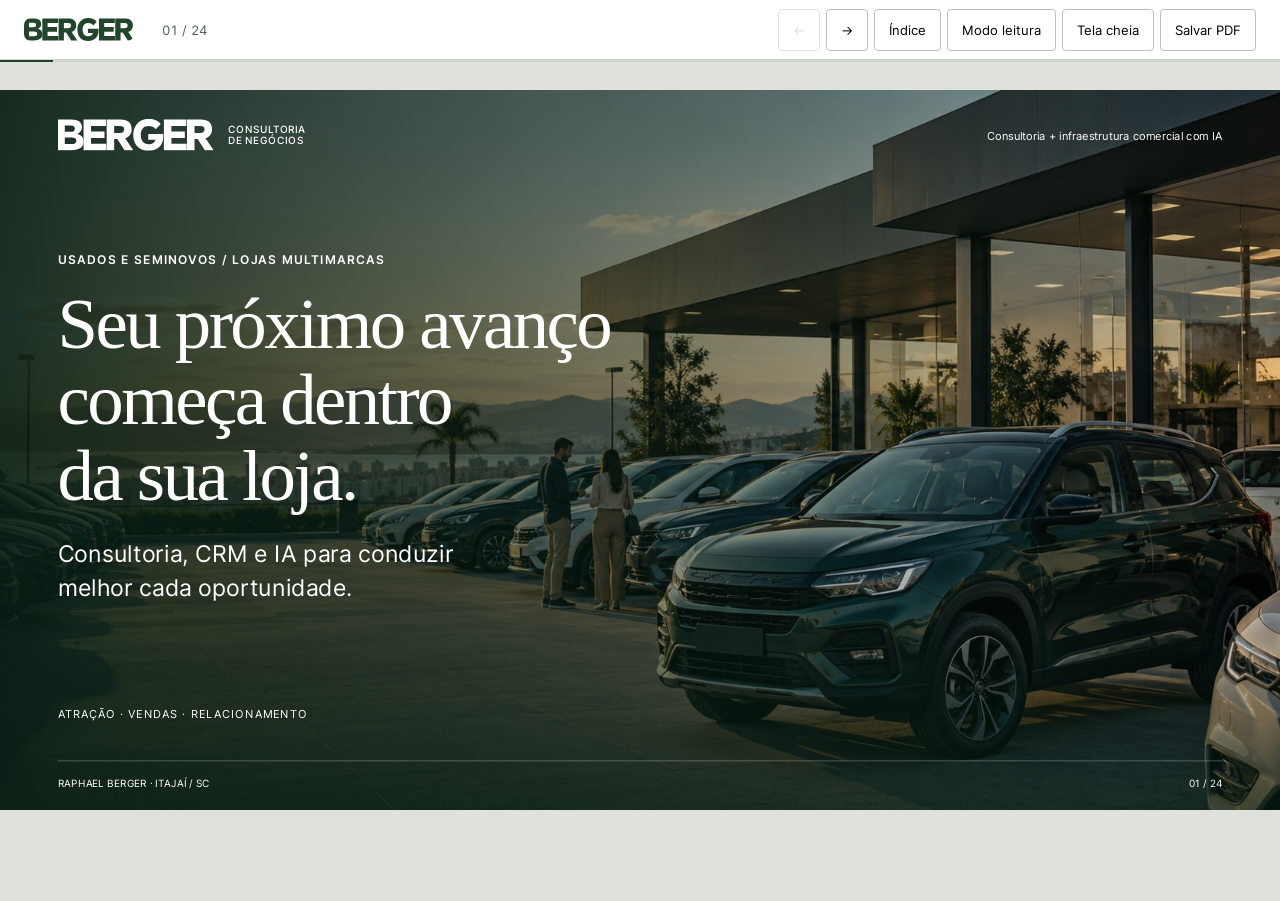
<file: apresentacao.html>
<!doctype html><html lang="pt-BR"><head><meta charset="utf-8"><meta name="viewport" content="width=device-width,initial-scale=1"><meta name="robots" content="index, follow"><title>Berger | Consultoria de Negócios</title><link rel="stylesheet" href="deck.css"><link rel="icon" href="favicon.ico" sizes="any">
<link rel="icon" type="image/png" sizes="32x32" href="favicon-32.png">
<link rel="icon" type="image/png" sizes="512x512" href="icon-512.png">
<link rel="apple-touch-icon" href="apple-touch-icon.png">
<meta property="og:type" content="website">
<meta property="og:locale" content="pt_BR">
<meta property="og:site_name" content="Berger | Consultoria de Negócios">
<meta property="og:title" content="Berger | Consultoria de Negócios — apresentação">
<meta property="og:description" content="Consultoria e infraestrutura comercial com IA para revendas de veículos usados e seminovos. Atendimento, vendas e relacionamento com implantação de Raphael Berger.">
<meta property="og:url" content="https://www.bergeros.com.br/apresentacao.html">
<meta property="og:image" content="https://www.bergeros.com.br/assets/brand/og-image.jpg">
<meta property="og:image:width" content="1200">
<meta property="og:image:height" content="630">
<meta name="twitter:card" content="summary_large_image">
</head><body><a class="skip" href="#deck">Ir para a apresentação</a><nav class="toolbar" aria-label="Controles da apresentação"><a href="index.html" class="nav-brand"><img src="assets/brand/berger-wordmark-antiga.svg" alt="BERGER"></a><span class="counter" aria-hidden="true">01 / 22</span><div class="toolbar-actions"><button id="prev" aria-label="Slide anterior">←</button><button id="next" aria-label="Próximo slide">→</button><button id="menu" aria-expanded="false" aria-controls="contents">Índice</button><button id="reading" aria-pressed="false">Modo leitura</button><button id="fullscreen">Tela cheia</button><button id="print">Salvar PDF</button></div></nav><div class="progress-track"><div class="progress"></div></div><main class="deck-shell" id="deck"><div class="deck-stage"><section class="slide ed ed-cover" id="slide-1" data-title="Seu próximo avanço começa dentro da loja" aria-labelledby="title-1" ><header class="slide-top"><span class="brand"><img src="assets/brand/berger-wordmark-antiga.svg" alt="BERGER"><span>Consultoria<br>de Negócios</span></span><span>Consultoria + infraestrutura comercial com IA</span></header><img class="ed-photo" src="assets/brand/patio-editorial.jpg" alt="Fotografia editorial ilustrativa da rotina de uma revenda"><div class="ed-cover-copy"><p class="eyebrow">USADOS E SEMINOVOS / LOJAS MULTIMARCAS</p><h1 id="title-1">Seu próximo avanço<br>começa dentro<br>da sua loja.</h1><p>Consultoria, CRM e IA para conduzir<br>melhor cada oportunidade.</p></div><div class="ed-cover-label">ATRAÇÃO · VENDAS · RELACIONAMENTO</div><footer class="footer"><span>RAPHAEL BERGER · ITAJAÍ / SC</span><span>01 / 24</span></footer></section><section class="slide ed " id="slide-2" data-title="O pátio está organizado. E as oportunidades?" aria-labelledby="title-2" hidden><header class="slide-top"><span class="brand"><img src="assets/brand/berger-wordmark-antiga.svg" alt="BERGER"><span>Consultoria<br>de Negócios</span></span><span>Consultoria + infraestrutura comercial com IA</span></header><div class="ed-split"><div class="ed-copy"><div class="heading"><p class="eyebrow">O DESAFIO DA REVENDA</p><h1 id="title-2">O pátio está organizado.<br>E as oportunidades?</h1><p class=lead>Você enxerga os carros. Precisa enxergar também o caminho de cada comprador.</p></div><div class="ed-rows"><div><span>01</span><h2>Quem responde?</h2><p>Contato com responsável.</p></div><div><span>02</span><h2>Qual o próximo passo?</h2><p>Visita ou retorno combinado.</p></div><div><span>03</span><h2>Por que não avançou?</h2><p>Histórico para decidir.</p></div></div></div><img class="ed-photo" src="assets/brand/veiculo-editorial.jpg" alt="Fotografia editorial ilustrativa da rotina de uma revenda"></div><footer class="footer"><span>RAPHAEL BERGER · ITAJAÍ / SC</span><span>02 / 24</span></footer></section><section class="slide ed" id="slide-3" data-title="O interesse precisa de continuidade" aria-labelledby="title-3" hidden><header class="slide-top"><span class="brand"><img src="assets/brand/berger-wordmark-antiga.svg" alt="BERGER"><span>Consultoria<br>de Negócios</span></span><span>Consultoria + infraestrutura comercial com IA</span></header><div class="heading"><p class="eyebrow">ONDE A VENDA PODE PARAR</p><h1 id="title-3">O interesse chega.<br>O processo precisa continuar.</h1></div><div class="ed-photo-flow"><article><img class="ed-photo" src="assets/brand/veiculo-editorial.jpg" alt="Fotografia editorial ilustrativa da rotina de uma revenda"><span>01 / CONTATO</span><h2>Mensagem sem resposta</h2><p>O comprador segue procurando.</p></article><article><img class="ed-photo" src="assets/brand/atendimento-editorial.jpg" alt="Fotografia editorial ilustrativa da rotina de uma revenda"><span>02 / PROPOSTA</span><h2>Retorno sem prazo</h2><p>A negociação depende da memória.</p></article><article><img class="ed-photo" src="assets/brand/patio-editorial.jpg" alt="Fotografia editorial ilustrativa da rotina de uma revenda"><span>03 / CARTEIRA</span><h2>Histórico esquecido</h2><p>Uma nova intenção passa despercebida.</p></article></div><p class="fine">Situações para investigar no diagnóstico da loja.</p><footer class="footer"><span>RAPHAEL BERGER · ITAJAÍ / SC</span><span>03 / 24</span></footer></section><section class="slide ed " id="slide-4" data-title="Preço de venda não é resultado." aria-labelledby="title-4" hidden><header class="slide-top"><span class="brand"><img src="assets/brand/berger-wordmark-antiga.svg" alt="BERGER"><span>Consultoria<br>de Negócios</span></span><span>Consultoria + infraestrutura comercial com IA</span></header><div class="ed-split"><div class="ed-copy"><div class="heading"><p class="eyebrow">DECISÃO ECONÔMICA</p><h1 id="title-4">Preço de venda<br>não é resultado.</h1><p class=lead>Compra, preparação e despesas da venda mudam o que cada negócio deixa para a loja.</p></div><div class="ed-equation"><span>Venda realizada</span><span>− Aquisição e gastos do negócio</span><strong>= Contribuição para a loja</strong></div><p class="fine">A consultoria trabalha os critérios com os dados da loja. O CRM acompanha o comercial; não substitui a apuração financeira.</p></div><img class="ed-photo" src="assets/brand/gestao-editorial.jpg" alt="Fotografia editorial ilustrativa da rotina de uma revenda"></div><footer class="footer"><span>RAPHAEL BERGER · ITAJAÍ / SC</span><span>04 / 24</span></footer></section><section class="slide ed ed-green" id="slide-5" data-title="O processo" aria-labelledby="title-5" hidden><header class="slide-top"><span class="brand"><img src="assets/brand/berger-wordmark-antiga.svg" alt="BERGER"><span>Consultoria<br>de Negócios</span></span><span>Consultoria + infraestrutura comercial com IA</span></header><div class="heading"><p class="eyebrow">CONSULTORIA + INFRAESTRUTURA COMERCIAL</p><h1 id="title-5">Clareza para gerir.<br>Estrutura para vender.</h1></div><div class="ed-trio"><article><span>01 / DIREÇÃO</span><h2>Consultoria</h2><p>Processo definido com a loja.<br>Acompanhamento do uso.</p></article><article><span>02 / CONTROLE</span><h2>CRM</h2><p>Contatos, conversas e etapas.<br>Um próximo passo registrado.</p></article><article><span>03 / CONTINUIDADE</span><h2>IA</h2><p>Informação aprovada.<br>Rotinas e limites configurados.</p></article></div><div class="ed-bottom-line">A tecnologia entra na rotina. A equipe continua próxima do comprador.</div><footer class="footer"><span>RAPHAEL BERGER · ITAJAÍ / SC</span><span>05 / 24</span></footer></section><section class="slide ed " id="slide-6" data-title="Da pergunta sobre o carro à visita à sua loja." aria-labelledby="title-6" hidden><header class="slide-top"><span class="brand"><img src="assets/brand/berger-wordmark-antiga.svg" alt="BERGER"><span>Consultoria<br>de Negócios</span></span><span>Consultoria + infraestrutura comercial com IA</span></header><div class="ed-split"><div class="ed-copy"><div class="heading"><p class="eyebrow">COMO ENTRA NA ROTINA</p><h1 id="title-6">Da pergunta sobre o carro<br>à visita à sua loja.</h1><p class=lead>Um contexto que acompanha o comprador até o vendedor assumir a negociação.</p></div><ol class="ed-sequence"><li>Atender</li><li>Qualificar</li><li>Agendar</li><li>Retornar</li><li>Relacionar</li></ol></div><img class="ed-photo" src="assets/brand/atendimento-editorial.jpg" alt="Fotografia editorial ilustrativa da rotina de uma revenda"></div><footer class="footer"><span>RAPHAEL BERGER · ITAJAÍ / SC</span><span>06 / 24</span></footer></section><section class="slide ed" id="slide-7" data-title="Uma jornada com histórico" aria-labelledby="title-7" hidden><header class="slide-top"><span class="brand"><img src="assets/brand/berger-wordmark-antiga.svg" alt="BERGER"><span>Consultoria<br>de Negócios</span></span><span>Consultoria + infraestrutura comercial com IA</span></header><div class="heading"><p class="eyebrow">A INFRAESTRUTURA DE CRESCIMENTO</p><h1 id="title-7">Uma jornada.<br>Histórico contínuo.</h1></div><div class="ed-journey"><div><span>ATRAÇÃO</span><h2>Interesse</h2><p>Origem + veículo procurado</p></div><b aria-hidden="true">→</b><div><span>VENDAS</span><h2>Negociação</h2><p>Conversa + visita + proposta</p></div><b aria-hidden="true">→</b><div><span>RELACIONAMENTO</span><h2>Próxima compra</h2><p>Pós-venda + indicação + troca</p></div></div><div class="ed-foundation"><span>CONTATOS</span><span>HISTÓRICO</span><span>RESPONSÁVEIS</span><span>RETORNOS</span><span>INDICADORES</span></div><footer class="footer"><span>RAPHAEL BERGER · ITAJAÍ / SC</span><span>07 / 24</span></footer></section><section class="slide ed " id="slide-8" data-title="A tecnologia organiza. As pessoas decidem." aria-labelledby="title-8" hidden><header class="slide-top"><span class="brand"><img src="assets/brand/berger-wordmark-antiga.svg" alt="BERGER"><span>Consultoria<br>de Negócios</span></span><span>Consultoria + infraestrutura comercial com IA</span></header><div class="ed-split"><div class="ed-copy"><div class="heading"><p class="eyebrow">RESPONSABILIDADES</p><h1 id="title-8">A tecnologia organiza.<br>As pessoas decidem.</h1></div><div class="ed-rows"><div><span>01</span><h2>Berger</h2><p>Define processo, configura e acompanha.</p></div><div><span>02</span><h2>Infraestrutura</h2><p>Registra contexto e executa regras.</p></div><div><span>03</span><h2>Sua equipe</h2><p>Aprova preço, troca e condições.</p></div></div></div><img class="ed-photo" src="assets/brand/gestao-editorial.jpg" alt="Fotografia editorial ilustrativa da rotina de uma revenda"></div><footer class="footer"><span>RAPHAEL BERGER · ITAJAÍ / SC</span><span>08 / 24</span></footer></section><section class="slide ed ed-screen" id="slide-9" data-title="CRM: oportunidades à vista" aria-labelledby="title-9" hidden><header class="slide-top"><span class="brand"><img src="assets/brand/berger-wordmark-antiga.svg" alt="BERGER"><span>Consultoria<br>de Negócios</span></span><span>Consultoria + infraestrutura comercial com IA</span></header><div class="heading"><p class="eyebrow">POR DENTRO / CRM</p><h1 id="title-9">Cada oportunidade<br>com um próximo passo.</h1></div><figure class="screen "><div class="screen-bar"><span class="screen-dot"></span>BERGER <span>AMBIENTE COMERCIAL</span></div><svg viewBox="530 490 2620 750" role="img" aria-label="Simulação visual: veículos e compradores fictícios."><defs><clipPath id="clip-berger-pipeline-5304902620750"><rect x="530" y="490" width="2620" height="750"/></clipPath></defs><image href="assets/product/berger-pipeline.png" width="3200" height="2000" clip-path="url(#clip-berger-pipeline-5304902620750)"/></svg><figcaption>Simulação visual: veículos e compradores fictícios.</figcaption></figure><div class="ed-tags"><span>Etapa da negociação</span><span>Vendedor responsável</span><span>Próxima atividade</span></div><footer class="footer"><span>RAPHAEL BERGER · ITAJAÍ / SC</span><span>09 / 24</span></footer></section><section class="slide ed ed-screen ed-inbox" id="slide-10" data-title="Atendimento com contexto" aria-labelledby="title-10" hidden><header class="slide-top"><span class="brand"><img src="assets/brand/berger-wordmark-antiga.svg" alt="BERGER"><span>Consultoria<br>de Negócios</span></span><span>Consultoria + infraestrutura comercial com IA</span></header><div class="heading"><p class="eyebrow">POR DENTRO / ATENDIMENTO</p><h1 id="title-10">A conversa continua<br>de onde parou.</h1></div><figure class="screen "><div class="screen-bar"><span class="screen-dot"></span>BERGER <span>AMBIENTE COMERCIAL</span></div><svg viewBox="520 145 2040 980" role="img" aria-label="Simulação visual de uma conversa sobre compra e troca."><defs><clipPath id="clip-berger-atendimento-5201452040980"><rect x="520" y="145" width="2040" height="980"/></clipPath></defs><image href="assets/product/berger-atendimento.png" width="3200" height="2000" clip-path="url(#clip-berger-atendimento-5201452040980)"/></svg><figcaption>Simulação visual de uma conversa sobre compra e troca.</figcaption></figure><div class="ed-tags"><span>Histórico acessível</span><span>Notas da equipe</span><span>Passagem para o vendedor</span></div><footer class="footer"><span>RAPHAEL BERGER · ITAJAÍ / SC</span><span>10 / 24</span></footer></section><section class="slide ed " id="slide-11" data-title="O anúncio traz interesse. O CRM registra contexto." aria-labelledby="title-11" hidden><header class="slide-top"><span class="brand"><img src="assets/brand/berger-wordmark-antiga.svg" alt="BERGER"><span>Consultoria<br>de Negócios</span></span><span>Consultoria + infraestrutura comercial com IA</span></header><div class="ed-split"><div class="ed-copy"><div class="heading"><p class="eyebrow">ATRAÇÃO</p><h1 id="title-11">O anúncio traz interesse.<br>O CRM registra contexto.</h1><p class=lead>Quem chegou, qual veículo procura e de onde veio. Informação para dar continuidade.</p></div><div class="ed-equation"><span>Campanha ou canal de contato</span><span>↓</span><strong>Contato + origem + responsável</strong></div><p class="fine">Conexões com portais automotivos e estoque são avaliadas no diagnóstico.</p></div><img class="ed-photo" src="assets/brand/veiculo-editorial.jpg" alt="Fotografia editorial ilustrativa da rotina de uma revenda"></div><footer class="footer"><span>RAPHAEL BERGER · ITAJAÍ / SC</span><span>11 / 24</span></footer></section><section class="slide ed" id="slide-12" data-title="Retornos que seguem uma rotina" aria-labelledby="title-12" hidden><header class="slide-top"><span class="brand"><img src="assets/brand/berger-wordmark-antiga.svg" alt="BERGER"><span>Consultoria<br>de Negócios</span></span><span>Consultoria + infraestrutura comercial com IA</span></header><div class="heading"><p class="eyebrow">POR DENTRO / PRÓXIMOS PASSOS</p><h1 id="title-12">O retorno deixa de depender<br>de alguém lembrar.</h1></div><div class="ed-automation"><div class="ed-copy"><div class="ed-rows"><div><span>01</span><h2>Entrada</h2><p>Um contato chega ou muda de etapa.</p></div><div><span>02</span><h2>Condição</h2><p>A regra verifica o contexto.</p></div><div><span>03</span><h2>Ação</h2><p>Tarefa, retorno ou passagem à equipe.</p></div></div></div><figure class="screen "><div class="screen-bar"><span class="screen-dot"></span>BERGER <span>AMBIENTE COMERCIAL</span></div><svg viewBox="1150 350 700 1060" role="img" aria-label="Simulação visual: retorno após visita."><defs><clipPath id="clip-berger-automacao-11503507001060"><rect x="1150" y="350" width="700" height="1060"/></clipPath></defs><image href="assets/product/berger-automacao.png" width="2880" height="1800" clip-path="url(#clip-berger-automacao-11503507001060)"/></svg><figcaption>Simulação visual: retorno após visita.</figcaption></figure></div><footer class="footer"><span>RAPHAEL BERGER · ITAJAÍ / SC</span><span>12 / 24</span></footer></section><section class="slide ed ed-screen" id="slide-13" data-title="IA com limites claros" aria-labelledby="title-13" hidden><header class="slide-top"><span class="brand"><img src="assets/brand/berger-wordmark-antiga.svg" alt="BERGER"><span>Consultoria<br>de Negócios</span></span><span>Consultoria + infraestrutura comercial com IA</span></header><div class="heading"><p class="eyebrow">POR DENTRO / INTELIGÊNCIA ARTIFICIAL</p><h1 id="title-13">IA com contexto.<br>Autonomia com critério.</h1></div><figure class="screen "><div class="screen-bar"><span class="screen-dot"></span>BERGER <span>AMBIENTE COMERCIAL</span></div><svg viewBox="645 494 1955 680" role="img" aria-label="Controles reais de autonomia por área."><defs><clipPath id="clip-berger-autonomia-6454941955680"><rect x="645" y="494" width="1955" height="680"/></clipPath></defs><image href="assets/product/berger-autonomia.png" width="2880" height="1800" clip-path="url(#clip-berger-autonomia-6454941955680)"/></svg><figcaption>Controles reais de autonomia por área.</figcaption></figure><div class="ed-tags"><span>Informações aprovadas pela loja</span><span>Permissões definidas</span><span>Exceções com a equipe</span></div><footer class="footer"><span>RAPHAEL BERGER · ITAJAÍ / SC</span><span>13 / 24</span></footer></section><section class="slide ed" id="slide-14" data-title="Apoio para pensar a próxima ação" aria-labelledby="title-14" hidden><header class="slide-top"><span class="brand"><img src="assets/brand/berger-wordmark-antiga.svg" alt="BERGER"><span>Consultoria<br>de Negócios</span></span><span>Consultoria + infraestrutura comercial com IA</span></header><div class="heading"><p class="eyebrow">POR DENTRO / MENTOR</p><h1 id="title-14">O conhecimento da loja<br>apoia a próxima decisão.</h1></div><div class="ed-mentor"><figure class="screen "><div class="screen-bar"><span class="screen-dot"></span>BERGER <span>AMBIENTE COMERCIAL</span></div><svg viewBox="1380 190 1480 700" role="img" aria-label="Simulação visual do Mentor para a rotina de uma revenda."><defs><clipPath id="clip-berger-mentor-13801901480700"><rect x="1380" y="190" width="1480" height="700"/></clipPath></defs><image href="assets/product/berger-mentor.png" width="3200" height="2000" clip-path="url(#clip-berger-mentor-13801901480700)"/></svg><figcaption>Simulação visual do Mentor para a rotina de uma revenda.</figcaption></figure><div><p class="eyebrow">UMA PERGUNTA PARA A ROTINA</p><blockquote>Como organizar a revisão das oportunidades que ainda precisam de retorno?</blockquote><p class="fine">O apoio depende das informações e permissões disponíveis. A equipe confere a recomendação.</p></div></div><footer class="footer"><span>RAPHAEL BERGER · ITAJAÍ / SC</span><span>14 / 24</span></footer></section><section class="slide ed " id="slide-15" data-title="A entrega do carro é o começo de outra conversa." aria-labelledby="title-15" hidden><header class="slide-top"><span class="brand"><img src="assets/brand/berger-wordmark-antiga.svg" alt="BERGER"><span>Consultoria<br>de Negócios</span></span><span>Consultoria + infraestrutura comercial com IA</span></header><div class="ed-split"><div class="ed-copy"><div class="heading"><p class="eyebrow">RELACIONAMENTO</p><h1 id="title-15">A entrega do carro<br>é o começo de outra conversa.</h1><p class=lead>Pós-venda, indicação e futura troca fazem parte da mesma relação.</p></div><ol class="ed-sequence"><li>Entrega</li><li>Acompanhamento</li><li>Indicação</li><li>Futura troca</li></ol></div><img class="ed-photo" src="assets/brand/atendimento-editorial.jpg" alt="Fotografia editorial ilustrativa da rotina de uma revenda"></div><footer class="footer"><span>RAPHAEL BERGER · ITAJAÍ / SC</span><span>15 / 24</span></footer></section><section class="slide ed " id="slide-16" data-title="O dono precisa saber onde agir." aria-labelledby="title-16" hidden><header class="slide-top"><span class="brand"><img src="assets/brand/berger-wordmark-antiga.svg" alt="BERGER"><span>Consultoria<br>de Negócios</span></span><span>Consultoria + infraestrutura comercial com IA</span></header><div class="ed-split"><div class="ed-copy"><div class="heading"><p class="eyebrow">ROTINA DE GESTÃO</p><h1 id="title-16">O dono precisa saber<br>onde agir.</h1></div><div class="ed-rows"><div><span>01</span><h2>Atendimento</h2><p>Quem ainda espera uma resposta?</p></div><div><span>02</span><h2>Negociação</h2><p>O que falta para avançar?</p></div><div><span>03</span><h2>Carteira</h2><p>Com quem faz sentido retomar?</p></div></div></div><img class="ed-photo" src="assets/brand/gestao-editorial.jpg" alt="Fotografia editorial ilustrativa da rotina de uma revenda"></div><footer class="footer"><span>RAPHAEL BERGER · ITAJAÍ / SC</span><span>16 / 24</span></footer></section><section class="slide ed" id="slide-17" data-title="Resultados que podemos acompanhar" aria-labelledby="title-17" hidden><header class="slide-top"><span class="brand"><img src="assets/brand/berger-wordmark-antiga.svg" alt="BERGER"><span>Consultoria<br>de Negócios</span></span><span>Consultoria + infraestrutura comercial com IA</span></header><div class="heading"><p class="eyebrow">O AVANÇO QUE BUSCAMOS</p><h1 id="title-17">Mais continuidade comercial.<br>Mais clareza para vender.</h1></div><table class="ed-table"><thead><tr><th>Na rotina</th><th>O que queremos mudar</th><th>Como acompanhar</th></tr></thead><tbody><tr><td>Atendimento</td><td>Interessados com acompanhamento</td><td>Contato efetivo</td></tr><tr><td>Negociação</td><td>Propostas com próximo passo</td><td>Visitas, avanço e vendas</td></tr><tr><td>Relacionamento</td><td>Base trabalhada com contexto</td><td>Retornos e indicações</td></tr></tbody></table><p class="fine">Metas são definidas com os dados da loja. Preço, estoque, crédito e execução também influenciam os resultados.</p><footer class="footer"><span>RAPHAEL BERGER · ITAJAÍ / SC</span><span>17 / 24</span></footer></section><section class="slide ed" id="slide-18" data-title="A mesma equipe. No lugar certo." aria-labelledby="title-18" hidden><header class="slide-top"><span class="brand"><img src="assets/brand/berger-wordmark-antiga.svg" alt="BERGER"><span>Consultoria<br>de Negócios</span></span><span>Consultoria + infraestrutura comercial com IA</span></header><div class="heading"><p class="eyebrow">A MUDANÇA QUE SE VÊ NA SEGUNDA-FEIRA</p><h1 id="title-18">A mesma equipe.<br>No lugar certo.</h1></div><div class="ed-trio"><article><span>01 / HOJE</span><h2>A manhã no teclado</h2><p>Responder portal, copiar dado, montar ficha, confirmar visita.<br>O vendedor atende o formulário.</p></article><article><span>02 / DEPOIS</span><h2>A manhã no pátio</h2><p>A ficha chega pronta na mesa.<br>O vendedor atende o comprador.</p></article><article><span>03 / A MEDIDA</span><h2>Horas, não pessoas</h2><p>Quantas horas por semana a equipe passa digitando.<br>Medido antes e depois.</p></article></div><div class="ed-bottom-line">A equipe é a mesma. O que muda é onde ela gasta o tempo.</div><p class="fine">Referência ilustrativa da rotina de uma revenda. As horas saem da medição feita nos primeiros dias da implantação, não desta tela. Não implica redução de equipe nem garante venda.</p><footer class="footer"><span>RAPHAEL BERGER · ITAJAÍ / SC</span><span>18 / 24</span></footer></section><section class="slide ed " id="slide-19" data-title="Uma operação comercial acompanhada." aria-labelledby="title-19" hidden><header class="slide-top"><span class="brand"><img src="assets/brand/berger-wordmark-antiga.svg" alt="BERGER"><span>Consultoria<br>de Negócios</span></span><span>Consultoria + infraestrutura comercial com IA</span></header><div class="ed-split"><div class="ed-copy"><div class="heading"><p class="eyebrow">O QUE ENTREGAMOS</p><h1 id="title-19">Uma operação<br>comercial acompanhada.</h1></div><div class="ed-rows"><div><span>01</span><h2>Processo e CRM</h2><p>Jornada, etapas e responsáveis.</p></div><div><span>02</span><h2>IA e retornos</h2><p>Informações, regras e próximos passos.</p></div><div><span>03</span><h2>Equipe e gestão</h2><p>Treinamento, indicadores e revisão.</p></div></div></div><img class="ed-photo" src="assets/brand/gestao-editorial.jpg" alt="Fotografia editorial ilustrativa da rotina de uma revenda"></div><footer class="footer"><span>RAPHAEL BERGER · ITAJAÍ / SC</span><span>19 / 24</span></footer></section><section class="slide ed" id="slide-20" data-title="Implantação com a equipe" aria-labelledby="title-20" hidden><header class="slide-top"><span class="brand"><img src="assets/brand/berger-wordmark-antiga.svg" alt="BERGER"><span>Consultoria<br>de Negócios</span></span><span>Consultoria + infraestrutura comercial com IA</span></header><div class="heading"><p class="eyebrow">COMO COMEÇAMOS</p><h1 id="title-20">Um passo de cada vez.<br>Com a equipe junto.</h1></div><div class="ed-implementation"><img class="ed-photo" src="assets/brand/atendimento-editorial.jpg" alt="Fotografia editorial ilustrativa da rotina de uma revenda"><ol><li><span>01</span><div><h2>Diagnóstico <em>· dias 1 a 15</em></h2><p>A loja roda como roda hoje. Uma prioridade e uma linha de base medida.</p></div></li><li><span>02</span><div><h2>Configuração <em>· dias 16 a 30</em></h2><p>Fluxo demonstrável e regras aprovadas, comparados com o que foi medido.</p></div></li><li><span>03</span><div><h2>Uso acompanhado <em>· dias 31 a 45</em></h2><p>Equipe treinada e rotina em operação.</p></div></li><li><span>04</span><div><h2>Revisão</h2><p>Ajustes a partir dos registros. O que não funcionou sai.</p></div></li></ol><div class="ed-bottom-line">Nos primeiros 15 dias nada roda sozinho. Primeiro a gente mede.</div><p class="fine">Janela de até 45 dias, prevista em contrato, sujeita aos acessos e à participação da equipe. O prazo não implica volume de vendas.</p></div><footer class="footer"><span>RAPHAEL BERGER · ITAJAÍ / SC</span><span>20 / 24</span></footer></section><section class="slide ed" id="slide-21" data-title="Raphael Berger" aria-labelledby="title-21" hidden><header class="slide-top"><span class="brand"><img src="assets/brand/berger-wordmark-antiga.svg" alt="BERGER"><span>Consultoria<br>de Negócios</span></span><span>Consultoria + infraestrutura comercial com IA</span></header><div class="ed-advisor"><img src="assets/brand/raphael-berger.png" alt="Raphael Berger"><div><p class="eyebrow">QUEM CONDUZ O TRABALHO</p><h1 id="title-21">Raphael<br>Berger</h1><p class="ed-location">Itajaí, Santa Catarina.</p><p>Do diagnóstico ao uso pela equipe.<br>Próximo da operação da sua loja.</p><div class="ed-advisor-line"></div><p>Processo definido em conjunto.<br>Tecnologia aplicada à rotina.<br>Gestão acompanhada.</p></div></div><footer class="footer"><span>RAPHAEL BERGER · ITAJAÍ / SC</span><span>21 / 24</span></footer></section><section class="slide ed " id="slide-22" data-title="Antes de implantar, entender sua loja." aria-labelledby="title-22" hidden><header class="slide-top"><span class="brand"><img src="assets/brand/berger-wordmark-antiga.svg" alt="BERGER"><span>Consultoria<br>de Negócios</span></span><span>Consultoria + infraestrutura comercial com IA</span></header><div class="ed-split"><div class="ed-copy"><div class="heading"><p class="eyebrow">O PRIMEIRO PASSO</p><h1 id="title-22">Antes de implantar,<br>entender sua loja.</h1><p class=lead>O diagnóstico delimita onde começar e o que precisa mudar.</p></div><div class="ed-rows"><div><span>01</span><h2>Seu momento</h2><p>Equipe, canais e rotina.</p></div><div><span>02</span><h2>Sua prioridade</h2><p>O ponto que mais precisa de atenção.</p></div><div><span>03</span><h2>Seu escopo</h2><p>Entregas, responsabilidades e investimento.</p></div></div></div><img class="ed-photo" src="assets/brand/veiculo-editorial.jpg" alt="Fotografia editorial ilustrativa da rotina de uma revenda"></div><footer class="footer"><span>RAPHAEL BERGER · ITAJAÍ / SC</span><span>22 / 24</span></footer></section><section class="slide ed" id="slide-23" data-title="Construa o seu cenário." aria-labelledby="title-23" hidden><header class="slide-top"><span class="brand"><img src="assets/brand/berger-wordmark-antiga.svg" alt="BERGER"><span>Consultoria<br>de Negócios</span></span><span>Consultoria + infraestrutura comercial com IA</span></header><div class="heading"><p class="eyebrow">A CONTA, COM OS SEUS NÚMEROS</p><h1 id="title-23">Construa o seu cenário.<br>Agora, na sua frente.</h1></div><div class="ed-rows"><div><span>01</span><h2>Interessados por mês</h2><p>Quantos chegam hoje, somando portal, WhatsApp e indicação.</p></div><div><span>02</span><h2>Valor médio da venda</h2><p>Quanto vale, em média, um carro que sai da sua loja.</p></div><div><span>03</span><h2>A conversão de hoje, e a do cenário</h2><p>Quanto fecha hoje, e quanto poderia fechar com acompanhamento.</p></div></div><div class="ed-bottom-line">A conta é feita agora, com os seus números, em bergeros.com.br</div><p class="fine">Simulação a partir de premissas informadas por você. Compara duas conversões sobre o mesmo volume de interessados e o mesmo valor médio de venda. Não mede uma perda comprovada nem garante recuperação: estoque, crédito, preço e execução da equipe também influenciam.</p><footer class="footer"><span>RAPHAEL BERGER · ITAJAÍ / SC</span><span>23 / 24</span></footer></section><section class="slide ed ed-cover" id="slide-24" data-title="Vamos olhar para sua operação" aria-labelledby="title-24" hidden><header class="slide-top"><span class="brand"><img src="assets/brand/berger-wordmark-antiga.svg" alt="BERGER"><span>Consultoria<br>de Negócios</span></span><span>Consultoria + infraestrutura comercial com IA</span></header><img class="ed-photo" src="assets/brand/patio-editorial.jpg" alt="Fotografia editorial ilustrativa da rotina de uma revenda"><div class="ed-cover-copy"><p class="eyebrow">UMA CONVERSA SOBRE A SUA REVENDA</p><h1 id="title-24">Qual oportunidade<br>sua loja não pode<br>deixar passar?</h1><a class="deck-cta" href="https://wa.me/5547999122932?text=Ol%C3%A1%2C%20Raphael.%20Quero%20conversar%20sobre%20minha%20revenda." target="_blank" rel="noopener noreferrer">Conversar com Raphael ↗</a><p class="ed-contact">(47) 99912-2932</p></div><div class="ed-cover-label">Fotografias editoriais ilustrativas geradas com IA.</div><footer class="footer"><span>RAPHAEL BERGER · ITAJAÍ / SC</span><span>24 / 24</span></footer></section></div></main><div id="slide-status" class="sr-only" aria-live="polite" role="status"></div><div id="contents" class="contents" role="dialog" aria-modal="true" aria-labelledby="contents-title" hidden><div class="contents-panel"><div class="contents-head"><h2 id="contents-title">Apresentação</h2><button id="close-menu" aria-label="Fechar índice">Fechar</button></div><div class="contents-grid"></div></div></div><script src="deck.js"></script></body></html>
</file>
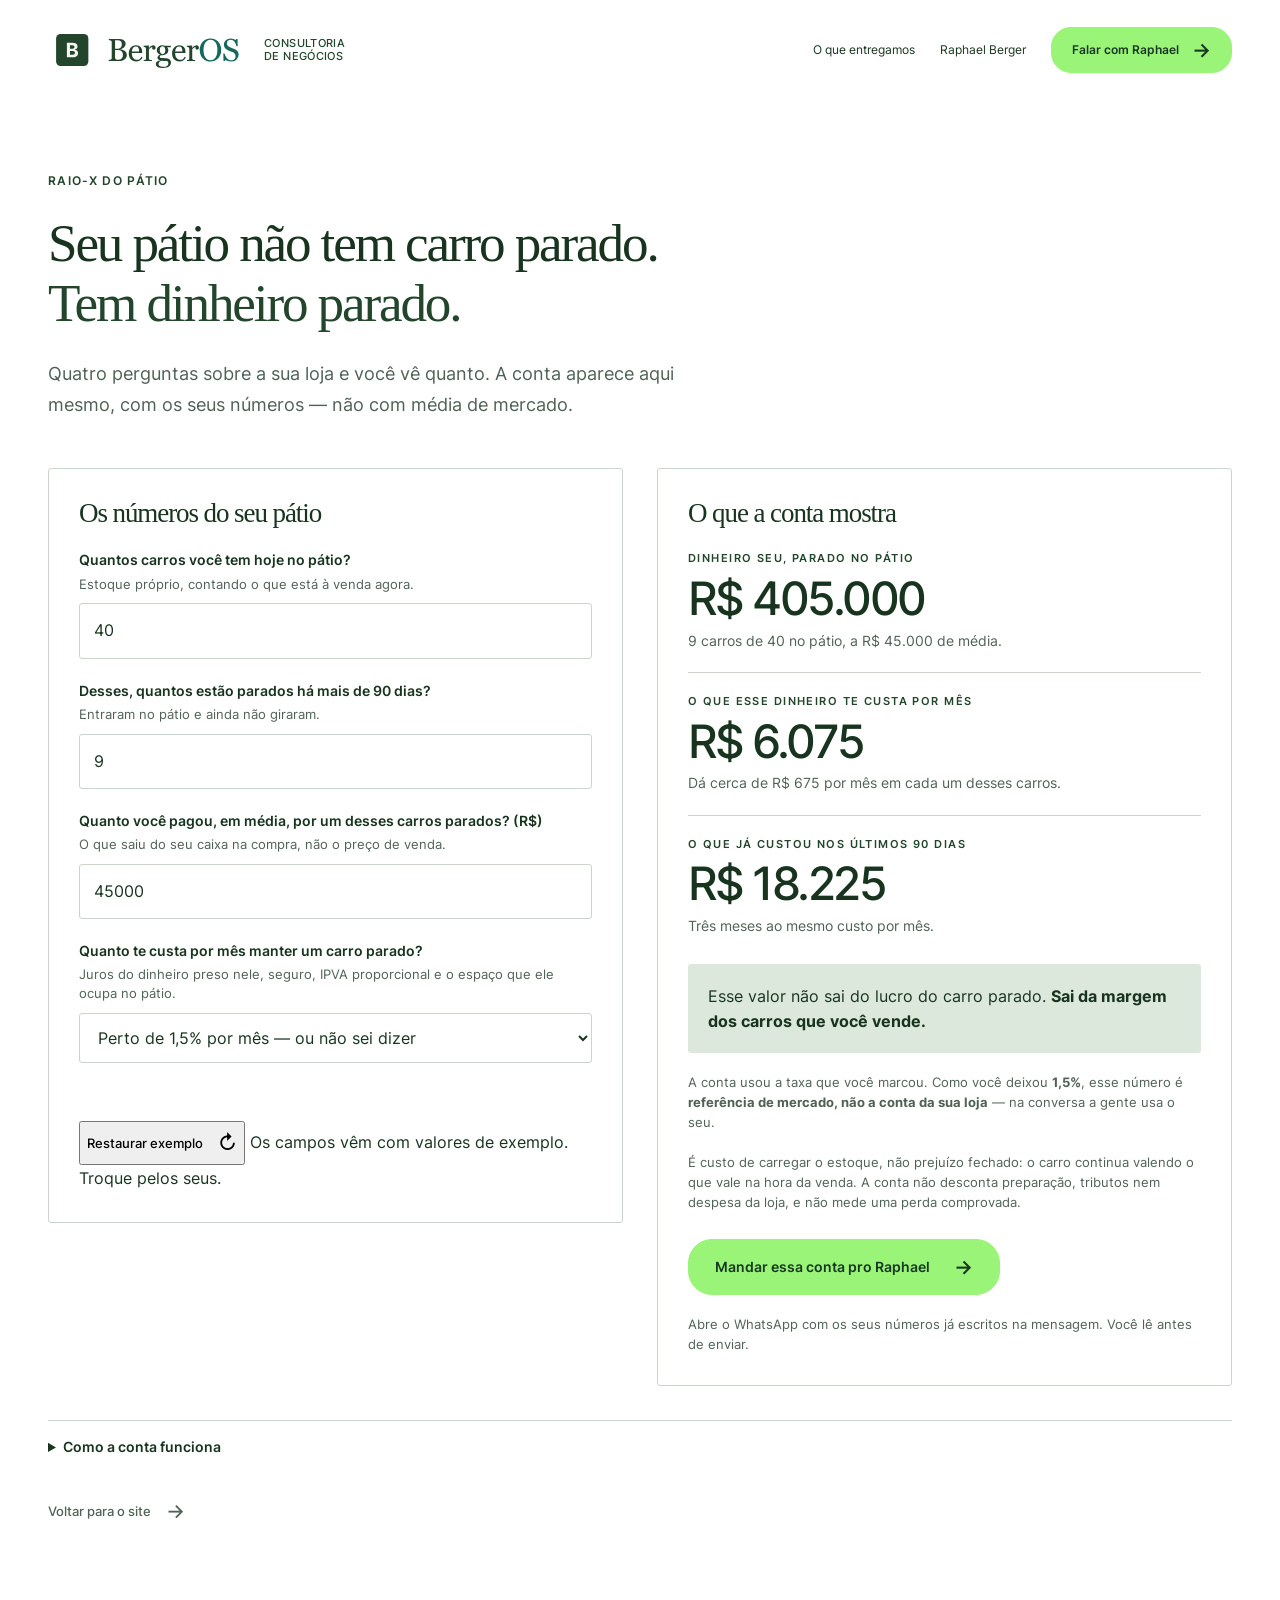
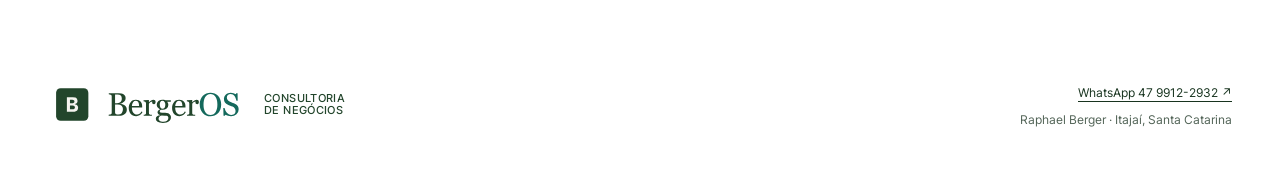
<file: raio-x.html>
<!doctype html>
<html lang="pt-BR">
<head>
  <meta charset="utf-8"><meta name="viewport" content="width=device-width, initial-scale=1">
  <meta name="robots" content="index, follow">
  <meta name="theme-color" content="#162622">
  <meta name="description" content="Quatro perguntas sobre o seu pátio e você vê quanto o carro parado está te custando por mês. A conta sai com os seus números, na própria tela.">
  <link rel="icon" href="favicon.ico" sizes="any">
  <link rel="icon" type="image/png" sizes="32x32" href="favicon-32.png">
  <link rel="icon" type="image/png" sizes="512x512" href="icon-512.png">
  <link rel="apple-touch-icon" href="apple-touch-icon.png">
  <meta property="og:type" content="website">
  <meta property="og:locale" content="pt_BR">
  <meta property="og:site_name" content="BergerOS | Consultoria de Negócios">
  <meta property="og:title" content="Raio-X do Pátio | BergerOS">
  <meta property="og:description" content="Seu pátio não tem carro parado. Tem dinheiro parado. Quatro perguntas e você vê quanto.">
  <meta property="og:url" content="https://www.bergeros.com.br/raio-x.html">
  <meta property="og:image" content="https://www.bergeros.com.br/assets/brand/og-image.jpg">
  <meta property="og:image:width" content="1200">
  <meta property="og:image:height" content="630">
  <meta name="twitter:card" content="summary_large_image">
  <title>Raio-X do Pátio | BergerOS</title>
  <link rel="preload" href="assets/fonts/Inter-Regular.ttf" as="font" type="font/ttf" crossorigin>
  <link rel="preload" href="assets/fonts/Inter-SemiBold.ttf" as="font" type="font/ttf" crossorigin>
  <link rel="stylesheet" href="landing.css">
  <script src="raio-x.js" defer></script>
  <style>
    .rx-hero{padding-block:72px 48px}
    .rx-hero h1 em{font-style:normal;color:var(--green)}
    .rx-lead{max-width:62ch;margin-top:26px;font-size:18px}
    .rx-grid{display:grid;gap:34px;grid-template-columns:minmax(0,1fr) minmax(0,1fr);align-items:start}
    @media (max-width:900px){.rx-grid{grid-template-columns:minmax(0,1fr)}}
    .rx-card{background:var(--white);border:1px solid var(--line);border-radius:3px;padding:30px}
    .rx-card h2{font-size:27px;letter-spacing:-.04em}
    .rx-field{margin-top:22px}
    .rx-field label{display:block;font-size:14px;font-weight:600;color:var(--ink);line-height:1.45}
    .rx-field .rx-help{display:block;margin-top:5px;font-size:12.5px;color:var(--muted);line-height:1.5}
    .rx-field input,.rx-field select{margin-top:9px;width:100%;padding:13px 14px;border:1px solid var(--line);border-radius:3px;font:inherit;color:var(--ink);background:var(--paper)}
    .rx-field input:focus,.rx-field select:focus{outline:3px solid var(--green);outline-offset:2px}
    .rx-reset{margin-top:24px}
    .rx-out{margin-top:0}
    .rx-out .rx-big{border-top:1px solid var(--line);padding-top:20px;margin-top:20px}
    .rx-out .rx-big:first-of-type{border-top:0;padding-top:0;margin-top:22px}
    .rx-kicker{font-size:11px;text-transform:uppercase;letter-spacing:.13em;font-weight:600;color:var(--green);line-height:1.5}
    .rx-num{display:block;margin-top:7px;font-size:clamp(32px,4.4vw,46px);line-height:1.08;letter-spacing:-.055em;font-weight:500;color:var(--ink)}
    .rx-sub{margin-top:7px;font-size:13.5px;line-height:1.6}
    .rx-punch{margin-top:26px;padding:20px;background:var(--mint);border-radius:3px;color:var(--ink);font-size:16px;line-height:1.55}
    .rx-note{margin-top:20px;font-size:12.5px;line-height:1.6}
    .rx-cta{margin-top:26px}
    .rx-how summary{cursor:pointer;font-weight:600;font-size:14px;color:var(--ink);padding:14px 0}
    .rx-how{border-top:1px solid var(--line);margin-top:34px}
    .rx-how p{font-size:13.5px;margin-bottom:14px}
    .rx-how code{font-size:12.5px;background:var(--paper);border:1px solid var(--line);border-radius:3px;padding:2px 6px}
    .rx-erro{margin-top:18px;font-size:13.5px;color:#8a2a1f;min-height:1.2em}
    .rx-back{margin-top:16px}
  </style>
  <!-- Meta Pixel (BergerOS site 1421599243496045) — 17/10/2026 -->
  <script>
  !function(f,b,e,v,n,t,s){if(f.fbq)return;n=f.fbq=function(){n.callMethod?
  n.callMethod.apply(n,arguments):n.queue.push(arguments)};if(!f._fbq)f._fbq=n;
  n.push=n;n.loaded=!0;n.version='2.0';n.queue=[];t=b.createElement(e);t.async=!0;
  t.src=v;s=b.getElementsByTagName(e)[0];s.parentNode.insertBefore(t,s)}(window,
  document,'script','https://connect.facebook.net/en_US/fbevents.js');
  fbq('init', '1421599243496045');
  fbq('track', 'PageView');
  </script>
  <noscript><img height="1" width="1" style="display:none" alt="" src="https://www.facebook.com/tr?id=1421599243496045&ev=PageView&noscript=1"></noscript>
</head>
<body>
  <a class="skip-link" href="#conteudo">Ir para o conteúdo</a>

  <header class="site-header"><div class="container header-inner">
    <a class="wordmark" href="index.html" aria-label="BergerOS, Consultoria de Negócios"><img src="assets/brand/berger-wordmark.svg" alt="BergerOS"><span>Consultoria<br>de Negócios</span></a>
    <nav aria-label="Navegação principal"><a href="index.html#oferta">O que entregamos</a><a href="index.html#raphael">Raphael Berger</a><a class="button button-small" href="https://wa.me/5547999122932" target="_blank" rel="noopener noreferrer">Falar com Raphael <span aria-hidden="true">→</span></a></nav>
  </div></header>

  <main id="conteudo">

    <section class="section rx-hero container">
      <p class="eyebrow">Raio-X do Pátio</p>
      <h1>Seu pátio não tem carro parado.<br><em>Tem dinheiro parado.</em></h1>
      <p class="rx-lead">Quatro perguntas sobre a sua loja e você vê quanto. A conta aparece aqui mesmo,
      com os seus números — não com média de mercado.</p>
    </section>

    <section class="section container" style="padding-top:0" aria-labelledby="rx-titulo">
      <div class="rx-grid">

        <form class="rx-card" id="rx-form" novalidate>
          <h2 id="rx-titulo">Os números do seu pátio</h2>

          <div class="rx-field">
            <label for="rx-total">Quantos carros você tem hoje no pátio?</label>
            <span class="rx-help" id="rx-total-help">Estoque próprio, contando o que está à venda agora.</span>
            <input type="number" id="rx-total" inputmode="numeric" min="1" max="2000" step="1" value="40" aria-describedby="rx-total-help">
          </div>

          <div class="rx-field">
            <label for="rx-parados">Desses, quantos estão parados há mais de 90 dias?</label>
            <span class="rx-help" id="rx-parados-help">Entraram no pátio e ainda não giraram.</span>
            <input type="number" id="rx-parados" inputmode="numeric" min="0" max="2000" step="1" value="9" aria-describedby="rx-parados-help">
          </div>

          <div class="rx-field">
            <label for="rx-valor">Quanto você pagou, em média, por um desses carros parados? (R$)</label>
            <span class="rx-help" id="rx-valor-help">O que saiu do seu caixa na compra, não o preço de venda.</span>
            <input type="number" id="rx-valor" inputmode="numeric" min="0" max="2000000" step="500" value="45000" aria-describedby="rx-valor-help">
          </div>

          <div class="rx-field">
            <label for="rx-taxa">Quanto te custa por mês manter um carro parado?</label>
            <span class="rx-help" id="rx-taxa-help">Juros do dinheiro preso nele, seguro, IPVA proporcional e o espaço que ele ocupa no pátio.</span>
            <select id="rx-taxa" aria-describedby="rx-taxa-help">
              <option value="0.01">Perto de 1% do valor do carro por mês</option>
              <option value="0.015" selected>Perto de 1,5% por mês — ou não sei dizer</option>
              <option value="0.02">Perto de 2% por mês</option>
              <option value="0.03">3% ou mais por mês</option>
            </select>
          </div>

          <p class="rx-erro" id="rx-erro" role="status" aria-live="polite"></p>

          <div class="rx-reset">
            <button class="text-link" type="button" id="rx-reset">Restaurar exemplo <span aria-hidden="true">↻</span></button>
            <span class="rx-help">Os campos vêm com valores de exemplo. Troque pelos seus.</span>
          </div>
        </form>

        <div class="rx-card rx-out" aria-live="polite">
          <h2>O que a conta mostra</h2>

          <noscript><p class="rx-sub">Ative o JavaScript para ver a conta. A fórmula é:
          carros parados × valor médio de compra × a taxa que você marcar. Para os 90 dias,
          multiplicado por 3.</p></noscript>

          <div class="rx-big">
            <p class="rx-kicker">Dinheiro seu, parado no pátio</p>
            <strong class="rx-num" id="rx-capital">R$ 405.000</strong>
            <p class="rx-sub" id="rx-capital-sub">9 carros a R$ 45.000 de média.</p>
          </div>

          <div class="rx-big">
            <p class="rx-kicker">O que esse dinheiro te custa por mês</p>
            <strong class="rx-num" id="rx-mes">R$ 6.075</strong>
            <p class="rx-sub" id="rx-mes-sub">Dá cerca de R$ 675 por mês em cada um desses carros.</p>
          </div>

          <div class="rx-big">
            <p class="rx-kicker">O que já custou nos últimos 90 dias</p>
            <strong class="rx-num" id="rx-90">R$ 18.225</strong>
            <p class="rx-sub" id="rx-90-sub">Três meses ao mesmo custo por mês.</p>
          </div>

          <p class="rx-punch">Esse valor não sai do lucro do carro parado.
          <strong>Sai da margem dos carros que você vende.</strong></p>

          <p class="rx-note" id="rx-aviso">A conta usou a taxa que você marcou. Como você deixou
          1,5%, esse número é <strong>referência de mercado, não a conta da sua loja</strong> — na
          conversa a gente usa o seu.</p>

          <p class="rx-note">É custo de carregar o estoque, não prejuízo fechado: o carro continua
          valendo o que vale na hora da venda. A conta não desconta preparação, tributos nem
          despesa da loja, e não mede uma perda comprovada.</p>

          <div class="rx-cta">
            <a class="button" id="rx-whats" href="https://wa.me/5547999122932" target="_blank" rel="noopener noreferrer">Mandar essa conta pro Raphael <span aria-hidden="true">→</span></a>
            <p class="rx-note">Abre o WhatsApp com os seus números já escritos na mensagem. Você lê
            antes de enviar.</p>
          </div>
        </div>
      </div>

      <details class="rx-how container" style="width:auto">
        <summary>Como a conta funciona</summary>
        <p><strong>Dinheiro parado</strong> = carros parados há mais de 90 dias × o que você pagou
        em média por um deles.</p>
        <p><strong>Custo por mês</strong> = esse dinheiro parado × a taxa que você marcou.</p>
        <p><strong>Custo nos 90 dias</strong> = o custo por mês × 3.</p>
        <p>A taxa junta quatro coisas que correm todo mês com o carro no pátio: o juro do dinheiro
        preso nele, o seguro, o IPVA proporcional e o espaço que ele ocupa. Quem sabe a própria taxa
        marca a sua; quem não sabe fica com <code>1,5% ao mês</code>, que é referência de mercado e
        está declarada como tal no resultado.</p>
        <p>São premissas suas, não previsão nem promessa. Giro de estoque depende de preço, procura,
        crédito do comprador e de como a loja atende quem chega.</p>
      </details>

      <p class="rx-back"><a class="text-link" href="index.html">Voltar para o site <span aria-hidden="true">→</span></a></p>
    </section>

  </main>

  <footer class="site-footer container"><a class="wordmark" href="index.html" aria-label="BergerOS, Consultoria de Negócios"><img src="assets/brand/berger-wordmark.svg" alt="BergerOS"><span>Consultoria<br>de Negócios</span></a><div><a href="https://wa.me/5547999122932" target="_blank" rel="noopener noreferrer">WhatsApp 47 9912-2932 ↗</a><p>Raphael Berger · Itajaí, Santa Catarina</p></div></footer>
</body>
</html>
</file>
<file: landing.css>
@font-face{font-family:Inter;src:url('assets/fonts/Inter-Regular.ttf') format('truetype');font-weight:400;font-display:swap}@font-face{font-family:Inter;src:url('assets/fonts/Inter-Medium.ttf') format('truetype');font-weight:500;font-display:swap}@font-face{font-family:Inter;src:url('assets/fonts/Inter-SemiBold.ttf') format('truetype');font-weight:600;font-display:swap}@font-face{font-family:Inter;src:url('assets/fonts/Inter-Bold.ttf') format('truetype');font-weight:700;font-display:swap}
:root{--paper:#f5f4ef;--ink:#162622;--green:#14695c;--mint:#c6e8d8;--muted:#586660;--line:#d6dcd6;--white:#fff;--max:1200px}*{box-sizing:border-box}html{scroll-behavior:smooth;scroll-padding-top:105px}body{margin:0;background:var(--paper);color:var(--ink);font:16px/1.7 Inter,sans-serif;-webkit-font-smoothing:antialiased}body.modal-open{overflow:hidden}h1,h2,h3,h4,p,figure{margin:0}h1,h2,h3{font-weight:500;letter-spacing:-.055em;line-height:1.13}h1{font-size:clamp(44px,4.15vw,60px)}h2{font-size:clamp(34px,3.5vw,50px)}h3{font-size:27px;letter-spacing:-.04em}p{color:var(--muted)}a{color:inherit}a,button,select{-webkit-tap-highlight-color:transparent}button,select{font:inherit}button{cursor:pointer}button:focus-visible,a:focus-visible,select:focus-visible,summary:focus-visible,[tabindex="0"]:focus-visible{outline:3px solid var(--green);outline-offset:5px}img{display:block;max-width:100%;height:auto}ul,ol{margin:0;padding:0;list-style:none}[hidden]{display:none!important}em{font-style:normal;color:var(--green)}.container{width:min(var(--max),calc(100% - 96px));margin-inline:auto}.section{padding-block:94px}.eyebrow{color:var(--green);font-size:11px;line-height:1.5;text-transform:uppercase;letter-spacing:.13em;font-weight:600;margin-bottom:23px}.section-top{display:flex;align-items:start;justify-content:space-between;gap:30px}.section-number{font-size:11px;letter-spacing:.02em;white-space:nowrap}.button{display:inline-flex;align-items:center;justify-content:space-between;gap:24px;background:var(--green);color:var(--white);border:1px solid var(--green);border-radius:3px;padding:15px 20px;text-decoration:none;min-height:52px;font-weight:500;font-size:14px;line-height:1.45;transition:background .15s}.button:hover{background:var(--ink);border-color:var(--ink)}.button>span{font-size:20px;line-height:1}.button-small{min-height:44px;font-size:12px;padding:10px 14px;gap:13px}.text-link{display:inline-flex;align-items:center;gap:15px;font-size:13px;font-weight:500;text-decoration:none;min-height:44px;text-underline-offset:5px}.text-link:hover{text-decoration:underline}.text-link>span{font-size:20px}.skip-link{position:fixed;left:16px;top:-100px;padding:12px 20px;z-index:99;color:white;background:var(--green)}.skip-link:focus{top:10px}.site-header{position:sticky;top:0;z-index:30;background:var(--paper);border-bottom:1px solid var(--line)}.header-inner{display:flex;align-items:center;justify-content:space-between;gap:35px;height:88px}.wordmark{display:flex;gap:17px;align-items:center;text-decoration:none;flex-shrink:0}.wordmark strong{font-size:27px;letter-spacing:-.065em;font-weight:700;line-height:1}.wordmark strong>span{color:var(--green)}.wordmark>span{font-size:10px;line-height:1.5;color:var(--muted);border-left:1px solid #a9b6ad;padding-left:17px}.site-header nav{display:flex;align-items:center;gap:25px}.site-header nav>a:not(.button){font-size:12px;text-decoration:none}.site-header nav>a:hover{color:var(--green)}.site-header nav>.button:hover{color:white}.menu-toggle{display:none}.hero{display:grid;grid-template-columns:.92fr 1.08fr;gap:0 50px;padding-top:65px}.hero-copy{padding:20px 0 40px}.hero .eyebrow{max-width:350px}.hero h1 em{display:inline-block;margin-top:6px}.hero-description{font-size:17px;line-height:1.75;max-width:455px;margin-top:25px}.hero-actions{display:flex;gap:16px;flex-wrap:wrap;align-items:center;margin-top:28px}.hero-footnote{font-size:12px;max-width:370px;margin-top:20px;line-height:1.75}.hero-proof{align-self:center;border:1px solid #b7c9bd;background:white;border-radius:4px;overflow:hidden;box-shadow:12px 12px 0 var(--mint)}.figure-label{display:flex;justify-content:space-between;align-items:center;gap:15px;background:var(--ink);color:var(--mint);font-size:10px;padding:12px 16px}.figure-label>span:first-child{color:white}.screen-crop{position:relative;overflow:hidden;background:#f7f9fb}.screen-crop img{position:absolute;max-width:none;top:0;height:auto}.hero-screen{aspect-ratio:1320/1140}.hero-screen img{width:242.424%;left:-84.091%;transform:translateY(-24.5%)}.hero-proof figcaption,.product-figure figcaption{display:flex;align-items:center;justify-content:space-between;gap:16px;background:white;color:var(--muted);font-size:11px;line-height:1.6;padding:12px 15px}.expand-screen{background:none;border:0;display:inline-flex;gap:8px;align-items:center;min-height:44px;white-space:nowrap;padding:4px 0;color:var(--green);font-size:11px;font-weight:600}.expand-screen>span{font-size:19px}.expand-screen:hover{text-decoration:underline;text-underline-offset:4px}.hero-index{grid-column:1/-1;display:grid;grid-template-columns:1.15fr repeat(3,1fr);gap:35px;align-items:center;border-top:1px solid var(--line);margin-top:50px;padding:24px 0 32px}.hero-index>span{font-size:12px;color:var(--muted);line-height:1.6}.hero-index>a{display:flex;align-items:center;gap:15px;font-size:14px;font-weight:500;text-decoration:none;min-height:44px}.hero-index b{font-size:10px;font-weight:400;color:var(--green)}.hero-index>a>span{margin-left:auto;font-size:19px;color:var(--green)}.journey{background:var(--ink);color:white}.journey .eyebrow{color:var(--mint)}.journey .section-number{color:#a6bdb2}.journey-heading{display:grid;grid-template-columns:1.2fr 1fr;gap:90px;align-items:end;margin-top:12px;margin-bottom:45px}.journey-heading>p{color:#bccdc4;font-size:16px;max-width:450px}.journey-line{height:38px;color:var(--mint);margin-bottom:19px}.journey-line svg{width:100%;height:100%;display:block}.journey-stages{display:grid;grid-template-columns:repeat(3,1fr);gap:50px}.step-label{font-size:11px;letter-spacing:.08em;color:var(--mint);text-transform:uppercase}.journey-stages h3{font-size:24px;margin:14px 0 18px}.journey-stages p{font-size:15px;color:#c0d0c7;line-height:1.75}.journey-stages small{display:block;font-size:12px;line-height:1.75;color:#a6bdb2;margin-top:19px;border-top:1px solid #405a4e;padding-top:15px}.journey-base{display:flex;align-items:center;gap:25px;border-top:1px solid #405a4e;margin-top:40px;padding-top:22px}.journey-base>span:first-child{font-size:13px;color:var(--mint);font-weight:500}.journey-base p{font-size:13px;color:#bccdc4}.journey-base>span:last-child{font-size:23px;margin-left:auto;color:var(--mint)}.product-section{background:white}.product-heading{display:flex;justify-content:space-between;gap:60px;align-items:end;margin-top:12px;margin-bottom:52px}.product-heading>p{max-width:370px;font-size:16px}.workbench{display:grid;grid-template-columns:205px minmax(0,1fr);gap:45px}.tour-tabs{display:flex;flex-direction:column;align-self:start;border-top:1px solid var(--line)}.tour-tabs button{position:relative;text-align:left;border:0;border-bottom:1px solid var(--line);background:none;padding:24px 24px 24px 0;color:var(--muted);display:grid;grid-template-columns:22px 1fr;gap:5px 6px;min-height:105px}.tour-tabs button>span{font-size:10px;grid-row:1/3;padding-top:5px}.tour-tabs b{font-size:17px;font-weight:500;line-height:1.6}.tour-tabs small{font-size:11px;line-height:1.6}.tour-tabs i{font-style:normal;position:absolute;right:0;top:24px;font-size:20px;opacity:0}.tour-tabs button[aria-selected=true]{color:var(--green);border-bottom:2px solid var(--green);background:#f3f9f5}.tour-tabs button[aria-selected=true] i{opacity:1}.tour-panel{min-width:0}.panel-copy{display:grid;grid-template-columns:1fr 1fr;gap:35px;margin-bottom:28px;align-items:start}.panel-copy h3{font-size:29px;line-height:1.2}.panel-copy>p{font-size:14px;line-height:1.75}.product-figure{border:1px solid var(--line);border-radius:4px;overflow:hidden}.inbox-screen{aspect-ratio:2040/1470}.inbox-screen img{width:156.863%;left:-24.51%;transform:translateY(-20.5%)}.proof-points{display:flex;flex-wrap:wrap;gap:12px 30px;padding-top:19px}.proof-points li{font-size:12px;line-height:1.6;padding-left:13px;position:relative}.proof-points li:before{content:"";width:4px;height:4px;background:var(--green);position:absolute;left:0;top:8px}.automation-layout{display:grid;grid-template-columns:minmax(0,1.5fr) minmax(0,1fr);gap:30px;align-items:center}.automation-screen{aspect-ratio:700/700}.automation-screen img{width:411.429%;left:-164.286%;transform:translateY(-19.444%)}.automation-layout figcaption{display:block;padding:10px 12px}.automation-layout .expand-screen{min-height:38px}.flow-reading .eyebrow{font-size:10px;margin-bottom:20px}.flow-reading ol{border-left:1px solid var(--line);padding-left:20px}.flow-reading li{position:relative;margin-bottom:23px}.flow-reading li:before{content:"";width:6px;height:6px;position:absolute;top:7px;left:-24px;background:var(--green);border-radius:50%}.flow-reading b{font-size:14px;font-weight:600}.flow-reading li p{font-size:12px;line-height:1.7;margin-top:4px}.minor-note{font-size:12px;line-height:1.75;margin-top:20px}.autonomy-screen{aspect-ratio:2200/1350}.autonomy-screen img{width:130.91%;left:-27.546%;transform:translateY(-16.667%)}.autonomy-levels{display:flex;justify-content:space-between;gap:15px;padding-top:20px}.autonomy-levels li{font-size:11px;line-height:1.6;display:flex;align-items:center;gap:7px}.autonomy-levels li>span{width:20px;height:20px;border-radius:50%;display:grid;place-items:center;background:var(--mint);color:var(--ink);font-size:10px;flex-shrink:0}.source-note{font-size:12px;line-height:1.8;max-width:850px;margin:38px 0 0 250px;padding-top:18px;border-top:1px solid var(--line)}.responsibility-heading{max-width:950px;margin-top:12px;margin-bottom:42px}.responsibility-heading>p{max-width:680px;margin-top:26px;font-size:16px;line-height:1.8}.roles-table{border-collapse:collapse;width:100%;table-layout:fixed}.roles-table th{text-align:left;font-size:14px;font-weight:600;color:var(--green);padding:0 32px 19px 0;border-bottom:1px solid var(--green)}.roles-table td{font-size:15px;line-height:1.75;vertical-align:top;padding:23px 40px 23px 0;border-bottom:1px solid var(--line);width:33.33%;color:var(--muted)}.roles-table th:last-child,.roles-table td:last-child{padding-right:0}.scope-note{font-size:12px;line-height:1.75;max-width:760px;margin-top:22px}.implementation{background:var(--mint)}.implementation .section-number{color:#466b5b}.implementation-heading{display:grid;grid-template-columns:1.35fr 1fr;gap:75px;align-items:end;margin:12px 0 50px}.implementation-heading>p{max-width:350px}.milestones{display:grid;grid-template-columns:repeat(4,minmax(0,1fr));gap:28px}.milestones>li{border-top:1px solid #81b39b;padding-top:18px}.milestone-number{font-size:11px;color:var(--green);display:block;margin-bottom:32px}.milestones h3{font-size:23px;line-height:1.2;min-height:56px;margin-bottom:13px}.milestones p{font-size:14px;line-height:1.7;color:#3c5b4e}.milestones small{display:block;font-size:11px;line-height:1.7;color:#446b59;border-top:1px solid #9dc5ae;padding-top:15px;margin-top:20px}.founder{display:grid;grid-template-columns:.9fr 1.1fr;gap:110px;align-items:center}.founder>figure{max-width:420px}.founder>figure>img{width:100%;height:auto;border-radius:2px}.founder figcaption{font-size:11px;padding-top:12px;color:var(--muted)}.founder-copy h2{font-size:70px;letter-spacing:-.06em}.founder-position{font-size:14px;color:var(--green);margin:25px 0!important}.founder-copy>p:not(.eyebrow){max-width:450px;margin-top:19px;font-size:16px;line-height:1.8}.founder-copy>.text-link{margin-top:26px;color:var(--green)}.faq-section{display:grid;grid-template-columns:minmax(0,.8fr) minmax(0,1.2fr);gap:100px;padding-top:30px}.faq-section>div{min-width:0}.faq-section>div:first-child>.text-link{margin-top:25px;color:var(--green)}.faq-list{border-top:1px solid var(--line)}.faq-list details{border-bottom:1px solid var(--line)}.faq-list summary{display:flex;justify-content:space-between;align-items:center;gap:25px;font-size:16px;font-weight:500;line-height:1.55;list-style:none;padding:24px 0;cursor:pointer}.faq-list summary::-webkit-details-marker{display:none}.faq-list summary>span{position:relative;width:14px;height:14px;flex-shrink:0}.faq-list summary>span:before,.faq-list summary>span:after{content:"";position:absolute;top:6px;left:0;width:14px;height:1.5px;background:var(--green)}.faq-list summary>span:after{transform:rotate(90deg)}.faq-list details[open] summary>span:after{transform:none}.faq-list details>p{font-size:14px;line-height:1.8;padding:0 28px 25px 0}.contact-section{background:var(--ink);color:white;padding-block:88px}.contact-layout{display:grid;grid-template-columns:1.05fr .95fr;gap:110px;align-items:center}.contact-section .eyebrow{color:var(--mint)}.contact-section h2{font-size:54px}.contact-section em{color:var(--mint)}.contact-layout>div:first-child>p:last-child{max-width:450px;font-size:16px;color:#bfcec5;margin-top:25px}.contact-action label{display:block;font-size:14px;font-weight:500;margin-bottom:12px}.contact-action select{background:transparent;border:1px solid #789586;border-radius:3px;color:white;font-size:14px;width:100%;min-height:54px;padding:13px 38px 13px 15px}.contact-action select option{background:white;color:var(--ink)}#challenge-response{font-size:14px;line-height:1.8;color:#bfcec5;min-height:75px;margin:18px 0 25px}.contact-action .button{width:100%}.button-mint{color:var(--ink);background:var(--mint);border-color:var(--mint)}.button-mint:hover{background:white;border-color:white}.contact-note{font-size:12px;line-height:1.8;color:#a9beb1;margin-top:18px}.contact-section :focus-visible{outline-color:var(--mint)}.site-footer{display:flex;align-items:center;justify-content:space-between;gap:45px;padding-block:35px}.site-footer>div{text-align:right}.site-footer>div>a{font-size:12px;text-underline-offset:4px}.site-footer>div>p{font-size:10px;margin-top:5px}.screen-dialog{width:min(1450px,94vw);max-width:none;max-height:94dvh;border:1px solid var(--line);border-radius:4px;padding:0;overflow:hidden;background:white;color:var(--ink)}.screen-dialog[open]{display:flex;flex-direction:column}.screen-dialog::backdrop{background:#0b1c17d9}.dialog-header{display:flex;align-items:center;justify-content:space-between;gap:20px;padding:18px 24px;border-bottom:1px solid var(--line);flex-shrink:0}.dialog-header p{font-size:10px;margin-bottom:4px}.dialog-header h2{font-size:22px;letter-spacing:-.03em}.dialog-header button,.dialog-footer button{background:white;border:1px solid var(--line);border-radius:3px;font-size:12px;padding:8px 13px;min-height:44px;display:flex;align-items:center;gap:13px;white-space:nowrap}.dialog-header button span{font-size:23px;line-height:1}.dialog-image-wrap{overflow:auto;min-height:0;flex:1 1 auto;overscroll-behavior:contain;background:#f7f9fb}.dialog-crop{position:relative;width:100%;overflow:hidden;aspect-ratio:16/9}.dialog-crop img{position:absolute;top:0;height:auto;max-width:none}.dialog-image-wrap.is-zoomed .dialog-crop{width:1800px;max-width:none}.dialog-footer{display:flex;align-items:center;justify-content:space-between;gap:20px;padding:12px 24px;flex-shrink:0;border-top:1px solid var(--line)}.dialog-footer p{font-size:11px;max-width:600px}.dialog-footer button[aria-pressed=true]{background:var(--mint);border-color:var(--green)}
@media(max-width:1100px){.container{width:calc(100% - 64px)}.header-inner{gap:20px}.site-header nav{gap:17px}.site-header nav>a:not(.button){font-size:11px}.wordmark{gap:12px}.wordmark strong{font-size:24px}.wordmark>span{padding-left:12px;font-size:9px}.hero{gap:0 35px}.hero h1{font-size:48px}.hero-description{font-size:16px}.hero-screen{aspect-ratio:1320/1410}.hero-index{gap:25px}.hero-index>a{font-size:13px;gap:10px}.journey-heading{gap:55px}.journey-stages{gap:35px}.journey-stages h3{font-size:22px}.workbench{grid-template-columns:175px minmax(0,1fr);gap:30px}.tour-tabs b{font-size:16px}.tour-tabs small{font-size:10px}.panel-copy{gap:25px}.panel-copy h3{font-size:25px}.panel-copy>p{font-size:13px}.automation-layout{grid-template-columns:1.3fr 1fr;gap:20px}.source-note{margin-left:205px}.autonomy-levels{display:grid;grid-template-columns:1fr 1fr;gap:10px}.implementation-heading{gap:45px}.milestones h3{font-size:20px}.founder{gap:70px}.founder-copy h2{font-size:62px}.faq-section{gap:65px}.contact-layout{gap:70px}.contact-section h2{font-size:48px}}
@media(max-width:850px){html{scroll-padding-top:92px}.section{padding-block:70px}.header-inner{height:76px}.wordmark strong{font-size:27px}.wordmark>span{font-size:10px}.menu-toggle{display:flex;align-items:center;gap:12px;min-height:44px;background:none;border:0;padding:8px 0 8px 12px;font-size:12px}.menu-toggle span{font-size:18px}.site-header nav{display:none;position:absolute;left:0;right:0;top:75px;background:var(--paper);border-bottom:1px solid var(--line);padding:18px 32px 25px;box-shadow:0 18px 25px #16262212}.site-header nav.is-open{display:flex;flex-direction:column;align-items:stretch;gap:0}.site-header nav>a:not(.button){font-size:15px;padding:12px 0}.site-header nav>.button{align-self:start;font-size:14px;margin-top:12px}.hero{grid-template-columns:1fr;gap:0;padding-top:38px}.hero-copy{padding:0 0 30px;max-width:620px}.hero h1{font-size:56px}.hero h1 em{margin-top:0}.hero-description{max-width:580px;font-size:17px}.hero-actions{margin-top:23px}.hero-footnote{max-width:480px}.hero-proof{max-width:680px;width:calc(100% - 12px)}.hero-screen{aspect-ratio:1320/900}.hero-index{margin-top:42px;grid-template-columns:repeat(3,minmax(0,1fr));gap:20px}.hero-index>span{display:none}.journey-heading{grid-template-columns:1fr;gap:25px;margin-top:5px;margin-bottom:30px}.journey-heading>p{max-width:650px}.journey-stages{gap:30px}.journey-stages h3{font-size:21px;min-height:50px}.journey-stages p{font-size:14px}.journey-stages small{font-size:11px}.product-heading{display:block;margin-top:5px;margin-bottom:35px}.product-heading>p{max-width:600px;margin-top:24px}.workbench{grid-template-columns:1fr;gap:28px}.tour-tabs{flex-direction:row;border-top:0;border-bottom:1px solid var(--line)}.tour-tabs button{flex:1;grid-template-columns:1fr;min-width:0;padding:17px 10px 17px 0;min-height:80px;border-bottom:0;margin-bottom:-1px}.tour-tabs button>span{display:none}.tour-tabs button i{right:10px;top:19px}.tour-tabs b{font-size:17px}.tour-tabs small{font-size:11px}.tour-tabs button[aria-selected=true]{background:none}.panel-copy h3{font-size:29px}.panel-copy>p{font-size:15px}.source-note{margin-left:0;max-width:none}.automation-layout{grid-template-columns:1.5fr 1fr;gap:30px}.flow-reading b{font-size:16px}.flow-reading li p{font-size:14px}.minor-note{font-size:13px}.autonomy-levels{display:flex;gap:15px;flex-wrap:wrap}.implementation-heading{grid-template-columns:1fr;gap:24px}.implementation-heading>p{max-width:540px}.milestones{grid-template-columns:1fr 1fr;gap:35px}.milestones h3{font-size:24px;min-height:0}.milestones p{font-size:15px}.milestones small{font-size:12px}.milestone-number{margin-bottom:22px}.founder{gap:50px;grid-template-columns:.9fr 1.1fr}.founder-copy h2{font-size:56px}.founder-copy>p:not(.eyebrow){font-size:15px;line-height:1.7}.faq-section{gap:45px;grid-template-columns:minmax(0,.75fr) minmax(0,1.25fr);padding-top:0}.contact-layout{gap:45px}.contact-section h2{font-size:41px}.contact-action .button{font-size:13px}.contact-action select{font-size:13px}}
@media(max-width:600px){.container{width:calc(100% - 40px)}.section{padding-block:60px}h2{font-size:34px;line-height:1.16}h3{font-size:23px}.eyebrow{font-size:10px;letter-spacing:.11em;margin-bottom:19px}.section-number{display:none}.header-inner{height:72px}.wordmark{gap:12px}.wordmark strong{font-size:24px}.wordmark>span{font-size:9px;padding-left:12px}.site-header nav{top:71px;padding-inline:20px}.hero{padding-top:31px}.hero-copy{padding-bottom:26px}.hero h1{font-size:41px;line-height:1.11;letter-spacing:-.065em}.hero h1 em{margin-top:5px}.hero-description{font-size:16px;line-height:1.7;margin-top:23px}.hero-actions{gap:12px;margin-top:24px}.hero-actions .button{font-size:13px;padding:13px 16px;min-height:50px;gap:18px}.hero-actions .text-link{font-size:12px;gap:12px}.hero-footnote{display:none}.hero-proof{box-shadow:9px 9px 0 var(--mint);width:calc(100% - 9px)}.figure-label{font-size:10px;padding:11px 12px}.figure-label>span:last-child{font-size:9px}.hero-screen{aspect-ratio:660/850}.hero-screen img{width:484.848%;left:-170.454%;transform:translateY(-24.5%)}.hero-proof figcaption,.product-figure figcaption{font-size:11px;padding:9px 12px;gap:10px}.hero-proof figcaption>span,.product-figure figcaption>span{max-width:225px;line-height:1.6}.expand-screen{font-size:11px;gap:6px;min-height:44px}.hero-index{gap:16px;margin-top:36px;padding:18px 0 26px}.hero-index>a{display:block;font-size:12px;line-height:1.7;min-height:48px}.hero-index b{display:block;font-size:10px;margin-bottom:3px}.hero-index>a>span{display:none}.journey-heading{gap:22px;margin-bottom:32px}.journey-heading>p{font-size:16px;line-height:1.75}.journey-line{display:none}.journey-stages{display:block;margin-left:5px;border-left:1px solid #547664;padding-left:25px}.journey-stages article{position:relative;padding-bottom:33px}.journey-stages article:before{content:"";position:absolute;left:-30px;top:5px;width:8px;height:8px;background:var(--mint);border-radius:50%}.journey-stages article:not(:last-child):after{content:"";width:6px;height:6px;position:absolute;left:-29px;bottom:15px;border-right:1px solid var(--mint);border-bottom:1px solid var(--mint);transform:rotate(45deg)}.journey-stages article:last-child{padding-bottom:0}.step-label{font-size:11px}.journey-stages h3{font-size:24px;margin:10px 0 14px;min-height:0}.journey-stages p{font-size:15px}.journey-stages small{font-size:12px;margin-top:15px;padding-top:13px}.journey-base{display:block;margin-top:30px;padding-top:18px}.journey-base>span:first-child{font-size:13px}.journey-base p{font-size:13px;margin-top:5px}.journey-base>span:last-child{display:none}.product-heading>p{font-size:16px;margin-top:22px}.tour-tabs button{min-height:72px;padding:14px 6px 14px 0}.tour-tabs b{font-size:14px;line-height:1.5}.tour-tabs small{font-size:10px;line-height:1.5}.tour-tabs button i{display:none}.workbench{gap:25px}.panel-copy{display:block;margin-bottom:22px}.panel-copy h3{font-size:26px;line-height:1.2}.panel-copy h3 br{display:none}.panel-copy>p{font-size:15px;margin-top:17px;line-height:1.75}.inbox-screen{aspect-ratio:1240/1280}.inbox-screen img{width:258.064%;left:-95.16%;transform:translateY(-28%)}.proof-points{display:block;padding-top:17px}.proof-points li{font-size:13px;margin-bottom:8px}.automation-layout{display:block}.automation-layout figcaption{display:flex;padding:9px 12px}.automation-layout .expand-screen{min-height:44px}.flow-reading{margin-top:25px}.flow-reading .eyebrow{font-size:11px}.flow-reading ol{display:grid;grid-template-columns:repeat(3,minmax(0,1fr));gap:15px;border-left:0;border-top:1px solid var(--line);padding:17px 0 0}.flow-reading li{margin:0}.flow-reading li:before{left:0;top:-21px}.flow-reading b{font-size:13px}.flow-reading li p{font-size:12px;line-height:1.65;margin-top:6px}.minor-note{font-size:13px;line-height:1.8}.autonomy-screen{aspect-ratio:1100/950}.autonomy-screen img{width:261.818%;left:-56.36%;transform:translateY(-23.5%)}.autonomy-levels{display:grid;grid-template-columns:1fr 1fr;gap:12px 14px}.autonomy-levels li{font-size:12px;line-height:1.6}.autonomy-levels li>span{font-size:10px}.source-note{font-size:12px;margin-top:25px;line-height:1.8}.responsibility-heading{margin-bottom:30px}.responsibility-heading>p{font-size:16px;margin-top:23px;line-height:1.75}.roles-table,.roles-table tbody,.roles-table tr,.roles-table td{display:block;width:100%}.roles-table thead{position:absolute;clip-path:inset(50%);width:1px;height:1px;overflow:hidden;white-space:nowrap}.roles-table tr{border-top:1px solid var(--line);padding:22px 0}.roles-table tr:last-child{border-bottom:1px solid var(--line)}.roles-table td{border:0;padding:0;font-size:15px;line-height:1.7}.roles-table td+td{margin-top:16px}.roles-table td:before{content:attr(data-label);display:block;font-size:11px;font-weight:600;line-height:1.5;color:var(--green);margin-bottom:6px}.scope-note{font-size:12px;line-height:1.8}.implementation-heading{margin-bottom:33px;gap:22px}.implementation-heading>p{font-size:16px}.milestones{display:block}.milestones>li{display:grid;grid-template-columns:32px 1fr;gap:15px;padding:23px 0}.milestone-number{font-size:12px;margin:3px 0 0}.milestones h3{font-size:23px;margin-bottom:13px}.milestones p{font-size:15px;line-height:1.75}.milestones small{font-size:12px;line-height:1.7;margin-top:15px;padding-top:13px}.founder{grid-template-columns:1fr;gap:30px}.founder>figure{max-width:350px}.founder>figure>img{aspect-ratio:1/1.08;object-fit:cover;object-position:center 20%}.founder figcaption{font-size:11px}.founder-copy h2{font-size:52px}.founder-copy h2 br{display:none}.founder-copy>p:not(.eyebrow){font-size:16px;line-height:1.8;max-width:none}.founder-copy .founder-position{font-size:14px!important;margin:19px 0!important}.founder-copy>.text-link{margin-top:19px}.faq-section{grid-template-columns:minmax(0,1fr);gap:29px;padding-top:0}.faq-section h2 br{display:none}.faq-section>div:first-child>.text-link{margin-top:12px}.faq-list summary{font-size:16px;padding:22px 0;gap:23px;line-height:1.6}.faq-list details>p{font-size:15px;line-height:1.75;padding:0 8px 23px 0}.contact-section{padding-block:61px}.contact-layout{grid-template-columns:minmax(0,1fr);gap:35px}.contact-section h2{font-size:43px;line-height:1.13}.contact-section h2 br:nth-of-type(2){display:none}.contact-layout>div:first-child>p:last-child{font-size:16px;line-height:1.75;margin-top:24px}.contact-action label{font-size:14px}.contact-action select{font-size:14px;padding-left:13px}.contact-action .button{font-size:14px;padding:15px 17px}.contact-note{font-size:12px;line-height:1.8}#challenge-response{font-size:14px;min-height:0;line-height:1.75;margin:16px 0 23px}.site-footer{display:block;padding-block:30px}.site-footer .wordmark{width:max-content}.site-footer>div{text-align:left;margin-top:24px}.site-footer>div>a{font-size:12px}.site-footer>div>p{font-size:11px;margin-top:7px}.screen-dialog{width:calc(100vw - 20px);max-height:calc(100dvh - 30px)}.dialog-header{padding:13px;gap:12px}.dialog-header p{font-size:9px}.dialog-header h2{font-size:17px;line-height:1.3}.dialog-header button{font-size:0;padding-inline:12px;gap:0}.dialog-header button span{font-size:24px}.dialog-image-wrap{min-height:180px}.dialog-image-wrap.is-zoomed{min-height:55vh}.dialog-image-wrap.is-zoomed .dialog-crop{width:1600px}.dialog-footer{display:block;padding:12px}.dialog-footer p{font-size:11px;line-height:1.7;margin-bottom:10px}.dialog-footer button{font-size:12px;min-height:44px}}
@media(max-width:360px){.container{width:calc(100% - 32px)}.wordmark strong{font-size:22px}.wordmark>span{font-size:8px;padding-left:10px}.wordmark{gap:10px}.hero h1{font-size:36px}.hero-actions .button{font-size:12px;padding:13px 14px;gap:16px}.hero-actions .text-link{font-size:12px}.hero-proof figcaption,.product-figure figcaption{font-size:11px;gap:8px;padding-inline:10px}.hero-proof figcaption>span,.product-figure figcaption>span{max-width:190px}.tour-tabs b{font-size:13px}.tour-tabs small{font-size:9px}.hero-index{gap:12px}.hero-index>a{font-size:11px}.founder-copy h2{font-size:46px}.contact-section h2{font-size:38px}.contact-action .button{font-size:13px}.contact-action select{font-size:13px}}
@media(prefers-reduced-motion:reduce){html{scroll-behavior:auto}*,*:before,*:after{animation:none!important;transition:none!important}}
.wordmark img{width:38px;height:38px;flex:0 0 38px;border-radius:9px}.site-footer .wordmark img{width:34px;height:34px;flex-basis:34px}
.editorial-strip{margin:38px 0 42px;border:1px solid #b7c9bd;background:#e8eee8;box-shadow:12px 12px 0 var(--mint);overflow:hidden}.editorial-strip img{width:100%;height:auto}.editorial-strip figcaption{display:flex;justify-content:space-between;gap:20px;padding:12px 16px;background:var(--ink);color:var(--mint);font-size:11px;letter-spacing:.05em;text-transform:uppercase}.editorial-strip figcaption span:first-child{color:#fff}
@media print{.site-header,.expand-screen,.hero-actions,.screen-dialog,.tour-tabs,.contact-action select,.contact-action label{display:none!important}.container{width:100%}.section{padding-block:35px}.hero{padding-top:0}.hero-proof{box-shadow:none}.workbench{display:block}.tour-panel[hidden]{display:block!important}.tour-panel{margin-bottom:30px}.product-figure,.founder{break-inside:avoid}.journey,.implementation,.contact-section{-webkit-print-color-adjust:exact;print-color-adjust:exact}}
/* Offer narrative: operational situations, mechanism, delivery and measurement. */
.hero-copy,.hero-proof,.friction-heading>*{min-width:0}.hero h1{font-size:clamp(43px,3.85vw,55px)}.hero .hero-description{font-size:16px}.hero-actions .button{font-size:13px}.friction{padding-top:67px}.friction-heading,.mechanism-heading,.results-heading{display:grid;grid-template-columns:minmax(0,1.3fr) minmax(0,1fr);gap:80px;align-items:end;margin-bottom:40px}.friction-heading>p,.mechanism-heading>p,.results-heading>p{font-size:16px;max-width:450px}.friction-scenes{display:grid;grid-template-columns:repeat(4,minmax(0,1fr));gap:28px}.friction-scenes article{border-top:2px solid var(--green);padding-top:18px}.scene-context{display:block;color:var(--green);font-size:11px;font-weight:500;margin-bottom:23px}.friction-scenes h3{font-size:23px;line-height:1.25;min-height:87px;letter-spacing:-.035em}.friction-scenes p{font-size:14px;line-height:1.8;margin:12px 0 22px}.friction-scenes strong{display:block;font-size:12px;font-weight:500;line-height:1.7;max-width:235px}.friction-question{border-top:1px solid var(--line);margin-top:36px;padding-top:25px;display:flex;justify-content:space-between;align-items:center;gap:45px}.friction-question>p{font-size:18px;max-width:720px;line-height:1.65}.friction-question strong{color:var(--ink);font-weight:500}.friction-question .text-link{color:var(--green);flex-shrink:0}.mechanism{background:#e7ede7;padding-block:75px}.mechanism-heading{margin-bottom:45px;gap:60px}.mechanism-parts{display:grid;grid-template-columns:repeat(3,minmax(0,1fr));gap:40px}.mechanism-parts article{border-top:1px solid #afc3b5;padding-top:18px}.mechanism-parts span{display:block;font-size:11px;color:var(--green);margin-bottom:20px}.mechanism-parts h3{font-size:25px;margin-bottom:16px;line-height:1.25}.mechanism-parts p{font-size:14px;line-height:1.8}.mechanism-note{font-size:12px;line-height:1.8;margin-top:30px;max-width:950px}.journey-stages{padding-bottom:30px}.operating-routines{border-top:1px solid #405a4e;margin-top:8px}.operating-routines li{display:grid;grid-template-columns:40px minmax(0,.75fr) minmax(0,1.5fr);gap:22px;align-items:start;padding:22px 0;border-bottom:1px solid #405a4e}.operating-routines li>span{color:var(--mint);font-size:12px;padding-top:2px}.operating-routines h3{font-size:21px;line-height:1.3;letter-spacing:-.03em}.operating-routines p{font-size:14px;line-height:1.8;color:#bccdc4;max-width:680px}.supporting-tools{display:grid;grid-template-columns:minmax(0,.7fr) minmax(0,1.3fr);gap:65px;border-top:1px solid var(--line);margin-top:52px;padding-top:35px}.supporting-tools h3{font-size:27px;max-width:280px;line-height:1.25}.supporting-tools .eyebrow{margin-bottom:16px}.supporting-tools dl{margin:0;display:grid;grid-template-columns:1fr 1fr;gap:24px 35px}.supporting-tools dt{font-size:14px;font-weight:600;margin-bottom:7px}.supporting-tools dd{margin:0;color:var(--muted);font-size:13px;line-height:1.8}.source-note{margin-left:0;max-width:100%}.offer-section{background:var(--ink);color:white}.offer-layout{display:grid;grid-template-columns:minmax(0,1fr) minmax(0,1.07fr);gap:100px}.offer-intro .eyebrow{color:var(--mint)}.offer-intro>p:not(.eyebrow){font-size:16px;line-height:1.8;max-width:435px;color:#bfcec5;margin-top:25px}.offer-intro .button{margin-top:30px;background:var(--mint);color:var(--ink);border-color:var(--mint);font-size:13px}.offer-intro .button:hover{background:white}.offer-intro>small{font-size:12px;line-height:1.8;color:#abc0b3;display:block;max-width:340px;margin-top:16px}.deliverables{margin:0}.deliverables>div{padding:21px 0;border-top:1px solid #405a4e}.deliverables>div:first-child{padding-top:0;border-top:0}.deliverables dt{font-size:20px;letter-spacing:-.025em;font-weight:500;line-height:1.5;color:var(--mint)}.deliverables dd{font-size:14px;line-height:1.8;color:#bfcec5;margin:9px 0 0}.results-section{padding-bottom:30px}.results-heading{gap:70px}.results-table{width:100%;border-collapse:collapse;table-layout:fixed}.results-table th{text-align:left;font-size:12px;line-height:1.6;color:var(--green);padding:14px 22px 14px 0;border-bottom:2px solid var(--green)}.results-table td{font-size:14px;line-height:1.7;padding:20px 28px 20px 0;border-bottom:1px solid var(--line);vertical-align:top;color:var(--muted)}.results-table td:first-child{color:var(--ink);font-weight:500}.results-table td:last-child{padding-right:0}.results-table th:first-child{width:25%}.results-table th:nth-child(2){width:39%}.results-table th:last-child{width:36%}.offer-section :focus-visible{outline-color:var(--mint)}
@media(max-width:1100px){.hero h1{font-size:45px}.friction-heading,.mechanism-heading,.results-heading{gap:45px}.friction-scenes{gap:23px}.friction-scenes h3{font-size:22px;min-height:112px}.friction-scenes p{font-size:13px}.friction-question{gap:25px}.mechanism-parts{gap:28px}.mechanism-parts h3{font-size:23px}.offer-layout{gap:65px}.supporting-tools{gap:45px}}
@media(max-width:850px){.hero h1{font-size:55px}.friction-heading,.mechanism-heading,.results-heading{grid-template-columns:1fr;gap:22px}.friction-heading>p,.mechanism-heading>p,.results-heading>p{max-width:650px}.friction-scenes{grid-template-columns:repeat(2,minmax(0,1fr));gap:30px}.friction-scenes h3{font-size:24px;min-height:0;max-width:310px}.friction-scenes p{font-size:15px;margin-bottom:16px}.friction-scenes strong{font-size:13px;max-width:none}.scene-context{font-size:12px;margin-bottom:16px}.friction-question{display:block}.friction-question .text-link{margin-top:13px}.mechanism-parts{gap:25px}.mechanism-parts h3{font-size:22px}.operating-routines li{grid-template-columns:28px minmax(0,.75fr) minmax(0,1.2fr);gap:20px}.operating-routines h3{font-size:21px}.supporting-tools{grid-template-columns:1fr;gap:25px}.supporting-tools h3{max-width:none}.supporting-tools dl{gap:22px 30px}.supporting-tools dt{font-size:15px}.supporting-tools dd{font-size:14px}.offer-layout{gap:40px}.offer-intro .button{font-size:12px;gap:12px}.deliverables dt{font-size:19px}.results-table td{font-size:14px;padding-right:20px}}
@media(max-width:600px){.hero h1{font-size:40px;letter-spacing:-.06em}.hero .hero-description{font-size:16px}.hero-actions .button{font-size:12px;gap:15px;padding-inline:15px}.friction{padding-top:38px}.friction-heading,.mechanism-heading,.results-heading{margin-bottom:30px;gap:20px}.friction-heading>p,.mechanism-heading>p,.results-heading>p{font-size:16px;line-height:1.75}.friction-scenes{display:block}.friction-scenes article{padding:23px 0 26px}.friction-scenes article+article{border-top:1px solid var(--line)}.scene-context{font-size:11px;line-height:1.6;margin-bottom:13px}.friction-scenes h3{font-size:25px;max-width:330px}.friction-scenes p{font-size:15px;line-height:1.8;margin:14px 0}.friction-scenes strong{font-size:13px;line-height:1.8}.friction-question{padding-top:22px;margin-top:0}.friction-question>p{font-size:17px;line-height:1.7}.friction-question .text-link{font-size:13px;margin-top:12px}.mechanism{padding-block:58px}.mechanism-parts{display:block}.mechanism-parts article{padding:24px 0}.mechanism-parts article:last-child{padding-bottom:0}.mechanism-parts span{font-size:11px;margin-bottom:13px}.mechanism-parts h3{font-size:25px;margin-bottom:13px}.mechanism-parts p{font-size:15px;line-height:1.8}.mechanism-note{font-size:12px;line-height:1.8;margin-top:24px}.journey-stages{padding-bottom:25px}.operating-routines{margin-top:10px}.operating-routines li{grid-template-columns:23px minmax(0,1fr);gap:12px 15px;padding:23px 0}.operating-routines li>span{font-size:11px;line-height:1.7;padding-top:4px}.operating-routines h3{font-size:23px;line-height:1.3}.operating-routines p{grid-column:2;font-size:15px;line-height:1.8}.supporting-tools{margin-top:35px;padding-top:28px;gap:27px}.supporting-tools h3{font-size:25px;line-height:1.3}.supporting-tools dl{grid-template-columns:minmax(0,1fr);gap:21px}.supporting-tools dt{font-size:15px}.supporting-tools dd{font-size:14px;line-height:1.8}.offer-layout{grid-template-columns:minmax(0,1fr);gap:38px}.offer-intro>p:not(.eyebrow){font-size:16px;line-height:1.8;margin-top:22px}.offer-intro .button{font-size:12px;gap:15px;margin-top:24px;padding-inline:16px}.offer-intro>small{font-size:12px}.deliverables>div{padding:21px 0}.deliverables>div:first-child{border-top:1px solid #405a4e;padding-top:21px}.deliverables dt{font-size:21px;line-height:1.4}.deliverables dd{font-size:15px;line-height:1.8;margin-top:11px}.results-section{padding-bottom:0}.results-table,.results-table tbody,.results-table tr,.results-table td{display:block;width:100%}.results-table thead{position:absolute;clip-path:inset(50%);width:1px;height:1px;overflow:hidden;white-space:nowrap}.results-table tr{border-top:1px solid var(--line);padding:22px 0}.results-table tr:last-child{border-bottom:1px solid var(--line)}.results-table td{border:0;padding:0;font-size:15px;line-height:1.7}.results-table td+td{margin-top:16px}.results-table td:before{content:attr(data-label);display:block;font-size:11px;font-weight:600;color:var(--green);margin-bottom:5px}.results-table td:first-child{font-weight:400}.tour-tabs small{font-size:11px}.hero-index>a{font-size:12px}.contact-action .button{font-size:13px;gap:13px}}
@media(max-width:360px){.hero h1{font-size:35px}.hero-actions .button,.offer-intro .button{font-size:11px;gap:12px;padding-inline:13px}.contact-action .button{font-size:12px;padding-inline:13px;gap:10px}.friction-scenes h3{font-size:23px}.mechanism-parts h3{font-size:23px}.deliverables dt{font-size:20px}}
@media print{.friction-scenes,.mechanism-parts{display:grid;grid-template-columns:1fr 1fr}.offer-layout{display:block}.offer-intro .button{display:none}.offer-section{-webkit-print-color-adjust:exact;print-color-adjust:exact}}
/* BERGER editorial direction: solid green, serif hierarchy, photographic storytelling. */
:root{--paper:#fff;--ink:#18341f;--green:#22452b;--mint:#dce8dc;--muted:#506255;--line:#cbd5cc}body{background:#fff}h1,h2{font-family:Georgia,'Times New Roman',serif;font-weight:400;letter-spacing:-.04em}h2{font-size:clamp(36px,4.3vw,64px);line-height:1.08}.container{max-width:1320px;width:calc(100% - 96px)}.section{padding-top:100px;padding-bottom:100px}.eyebrow{font-size:12px;letter-spacing:.11em;font-weight:600}.site-header{position:relative;background:#fff;border:0}.header-inner{min-height:100px}.wordmark{gap:16px}.wordmark img{width:200px;height:auto}.wordmark>span{border-left:0;padding-left:0;font-size:11px;font-weight:500;line-height:1.15;text-transform:uppercase;letter-spacing:.035em;color:var(--green)}.button{border-radius:0;background:var(--green);color:#fff;padding:18px 24px;box-shadow:none}.button:hover{background:#0c2b16;color:#fff}.button-small{padding:14px 18px}.editorial-hero{position:relative;min-height:720px;height:calc(100vh - 100px);max-height:960px;color:#fff;isolation:isolate;background:#16341f}.hero-photo,.hero-shade{position:absolute;inset:0;width:100%;height:100%;object-fit:cover;z-index:-2}.hero-photo{object-position:center center}.hero-shade{z-index:-1;background:linear-gradient(90deg,rgba(6,22,13,.79),rgba(8,25,16,.28) 58%,rgba(0,0,0,.02)),linear-gradient(0deg,rgba(0,0,0,.5),transparent 35%)}.hero-content{padding-top:100px}.hero-content .eyebrow{color:#fff}.hero-content h1{font-size:clamp(50px,5.7vw,82px);line-height:1.05;max-width:820px;margin:26px 0}.hero-content>p:not(.eyebrow){font-size:21px;line-height:1.55;max-width:555px;color:white}.hero-content .button{margin-top:30px;background:#fff;color:#18341f}.hero-bottom{position:absolute;bottom:30px;left:0;right:0;display:flex;justify-content:space-between;font-size:12px;letter-spacing:.03em}.hero-bottom a{color:#fff}.editorial-heading{display:grid;grid-template-columns:1.3fr 1fr;gap:80px;align-items:center;margin:22px 0 48px}.editorial-heading p{font-size:20px;line-height:1.6}.photo-story{display:grid;grid-template-columns:1.2fr 1fr;background:#f1f4ef}.photo-story>img{width:100%;height:530px;object-fit:cover;object-position:65% center}.story-copy{padding:54px 45px}.story-copy h3{font-family:Georgia,serif;font-size:34px;font-weight:400;line-height:1.2;letter-spacing:-.03em;margin:20px 0 30px}.editorial-list{list-style:none;margin:0;padding:0}.editorial-list li{border-top:1px solid #bccbbf;padding:17px 0;display:grid;gap:5px}.editorial-list b{font-size:17px}.editorial-list span{font-size:15px;color:#506255}.solution-editorial{background:#22452b;color:#fff}.solution-editorial .eyebrow{color:#c3d7c6}.solution-columns{display:grid;grid-template-columns:repeat(3,1fr);gap:64px;margin-top:60px}.solution-columns article{border-top:1px solid #87a68e;padding-top:24px}.solution-columns span{font-size:12px;letter-spacing:.08em;color:#c3d7c6}.solution-columns h3{font-size:28px;font-weight:400;line-height:1.25;margin:20px 0}.solution-columns p{font-size:18px;line-height:1.55;color:#e0e8e0}.photo-journey{display:grid;grid-template-columns:repeat(3,1fr);gap:28px;margin-top:50px}.photo-journey img{width:100%;height:270px;object-fit:cover;object-position:65% center;margin-bottom:24px}.photo-journey span{font-size:12px;letter-spacing:.08em}.photo-journey h3{font-family:Georgia,serif;font-size:32px;font-weight:400;line-height:1.1;margin:15px 0}.photo-journey p{font-size:17px;color:var(--muted);line-height:1.5}.product-section{background:#f1f4ef}.hero-proof{margin:42px 0 65px;width:100%;max-width:none;transform:none;box-shadow:none}.hero-proof .hero-screen{aspect-ratio:2.85}.workbench{background:#fff;box-shadow:none;border-radius:0}.tour-tabs button{border-radius:0}.product-heading{gap:65px}.product-heading p{font-size:19px}.panel-copy p{font-size:17px}.panel-copy h3{font-family:Georgia,serif;font-size:34px;font-weight:400}.source-note{font-size:13px;line-height:1.5;max-width:1000px}.offer-editorial{display:grid;grid-template-columns:1fr 1fr;background:#18341f;color:#fff}.offer-photo img{width:100%;height:100%;min-height:760px;object-fit:cover;object-position:55% center}.offer-copy{padding:80px 70px}.offer-copy .eyebrow{color:#cfddcf}.offer-copy>p:not(.eyebrow){font-size:19px;line-height:1.55;margin-top:22px}.offer-copy ol{list-style:none;padding:0;counter-reset:offer;margin:30px 0}.offer-copy li{counter-increment:offer;border-top:1px solid #637c66;padding:17px 0;font-size:19px}.offer-copy li:before{content:'0' counter(offer);font-size:12px;color:#c4d9c7;margin-right:18px}.offer-copy .button{background:#fff;color:var(--green)}.offer-copy small{display:block;margin-top:18px;line-height:1.5;color:#d6e0d5;font-size:12px}.editorial-steps{list-style:none;padding:0;display:grid;grid-template-columns:repeat(4,1fr);gap:32px;margin:55px 0 0}.editorial-steps li{border-top:1px solid #9bad9d;padding-top:25px}.editorial-steps b{font-family:Georgia,serif;font-size:52px;font-weight:400}.editorial-steps h3{font-size:22px;margin:20px 0 12px}.editorial-steps p{font-size:17px;line-height:1.5;color:var(--muted)}.results-editorial{background:#e5eee4}.result-lines{margin-top:45px}.result-lines>div{display:grid;grid-template-columns:180px 1.5fr 1fr;gap:35px;align-items:center;border-top:1px solid #a7b9a8;padding:25px 0}.result-lines span{font-size:13px;text-transform:uppercase;letter-spacing:.04em}.result-lines h3{font-size:23px;font-weight:500;margin:0}.result-lines p{font-size:16px;line-height:1.5}.founder{gap:110px}.founder figure img{max-height:650px;object-fit:cover}.founder-copy h2{font-size:75px}.founder-copy>p{font-size:19px}.faq-section h2{font-size:48px}.contact-section{background:#22452b}.contact-section h2{font-size:62px}.contact-section h2 em{font-style:normal;color:#fff}.contact-section .button{background:#fff;color:#18341f}.site-footer{padding:45px 0}.site-footer>div p{max-width:340px;font-size:12px}.button:focus-visible,a:focus-visible,button:focus-visible{outline:3px solid #d58d26;outline-offset:5px}
@media(max-width:1100px){.container{width:calc(100% - 56px)}.header-inner{gap:25px}.wordmark img{width:170px}#site-nav{gap:18px}#site-nav a{font-size:12px}.editorial-heading{gap:35px}.story-copy{padding:30px}.solution-columns{gap:30px}.offer-copy{padding:55px 35px}.result-lines>div{grid-template-columns:130px 1fr 1fr;gap:20px}}
@media(max-width:850px){.section{padding:64px 0}.container{width:calc(100% - 40px)}.header-inner{min-height:80px}.wordmark img{width:165px}.wordmark>span{font-size:9px}#site-nav a{font-size:16px}.editorial-hero{height:auto;min-height:710px}.hero-content{padding-top:85px}.hero-content h1{font-size:58px}.hero-content>p:not(.eyebrow){font-size:18px;max-width:440px}.hero-photo{object-position:60% center}.hero-shade{background:linear-gradient(90deg,#071e14d9,#071e1455),linear-gradient(0deg,#071e1488,transparent)}.editorial-heading{grid-template-columns:1fr;gap:22px}.photo-story{grid-template-columns:1fr}.photo-story>img{height:390px}.story-copy{padding:35px}.solution-columns{grid-template-columns:1fr;gap:28px}.solution-columns h3 br{display:none}.solution-columns h3{margin:14px 0}.photo-journey{grid-template-columns:1fr;gap:38px}.photo-journey img{height:330px}.photo-journey h3 br{display:none}.offer-editorial{grid-template-columns:1fr}.offer-photo img{height:430px;min-height:0}.offer-copy{padding:50px 25px}.editorial-steps{grid-template-columns:1fr 1fr;gap:30px}.result-lines>div{grid-template-columns:1fr;gap:13px}.founder{gap:35px}.founder-copy h2{font-size:58px}.contact-section h2{font-size:48px}.hero-proof .hero-screen{aspect-ratio:1.55}.hero-bottom{font-size:10px;gap:15px}.hero-content .button{font-size:14px}.hero-proof{margin:30px 0 45px}}
@media(max-width:430px){.hero-content h1{font-size:47px}.hero-content{padding-top:65px}.editorial-hero{min-height:680px}.hero-content>p:not(.eyebrow){font-size:17px}.hero-bottom{flex-direction:column;gap:10px}.photo-story>img,.photo-journey img{height:275px}.story-copy{padding:27px 22px}.story-copy h3{font-size:29px}.editorial-steps{grid-template-columns:1fr}.hero-content .button{padding:17px 18px}.header-inner{gap:15px}.wordmark{gap:10px}.wordmark img{width:140px}}
.offer-copy>p:not(.eyebrow){color:#e2eae0}.contact-section p{color:#e2eae0}
/* Usability revision: full wordmark, open screen frames and generous product spacing. */
.site-header .wordmark img,.site-footer .wordmark img{flex:0 0 auto;display:block;width:200px;height:auto;max-width:none;border-radius:0;object-fit:contain;overflow:visible}.wordmark{overflow:visible}.header-inner{height:auto;min-height:100px;padding-block:24px}.product-heading{align-items:start;margin-bottom:48px}.product-heading h2{padding-bottom:.08em}.product-section .hero-proof{border:1px solid #b9c9bc;border-radius:8px;margin:0 0 64px;box-shadow:0 14px 45px #18341f0a;background:white}.figure-label{padding:20px 24px;background:#fff;color:#506255;border-bottom:1px solid #dce5dc;font-size:12px}.figure-label>span:first-child{color:#22452b;font-weight:600;letter-spacing:.07em}.frame-divider{margin:0 10px;color:#94a396}.screen-crop,.hero-proof .hero-screen{aspect-ratio:auto;height:auto;overflow:hidden;background:#f7f9fb}.screen-crop svg{display:block;width:100%;height:auto;overflow:hidden}.hero-proof figcaption,.product-figure figcaption{padding:16px 24px;font-size:12px;border-top:1px solid #e0e7e0}.expand-screen{padding:8px;min-width:80px;font-size:12px}.workbench{display:block;padding:0;background:transparent;overflow:visible}.tour-tabs{display:grid;grid-template-columns:repeat(3,minmax(0,1fr));gap:0;border:1px solid #bccbbf;border-radius:6px;background:#fff;margin-bottom:40px;overflow:visible}.tour-tabs button{display:grid;grid-template-columns:28px minmax(0,1fr);align-content:center;gap:5px 12px;min-width:0;min-height:116px;padding:24px 30px;border:0;margin:0;background:transparent;color:#506255;overflow:visible;transition:background-color .2s,color .2s}.tour-tabs button+button{border-left:1px solid #d3ddd3}.tour-tabs button>span{display:block;grid-column:1;grid-row:1/3;padding-top:4px;font-size:12px}.tour-tabs b{font-size:21px;line-height:1.35;overflow-wrap:anywhere}.tour-tabs small{font-size:13px;line-height:1.5;grid-column:2}.tour-tabs button i{display:none}.tour-tabs button[aria-selected=true]{background:#22452b;color:#fff;border-bottom:0}.tour-tabs button:first-child{border-radius:5px 0 0 5px}.tour-tabs button:last-child{border-radius:0 5px 5px 0}.tour-tabs button:focus-visible{position:relative;z-index:1;outline-color:#bb7b20;outline-offset:5px}.tour-panel{background:white;border:1px solid #d2dcd1;border-radius:8px;padding:40px;overflow:visible;min-width:0}.panel-copy{grid-template-columns:minmax(0,1.2fr) minmax(0,1fr);gap:48px;margin:0 0 36px;align-items:start}.panel-copy h3{font:400 clamp(29px,2.65vw,38px)/1.2 Georgia,serif;letter-spacing:-.035em;padding-bottom:.12em;overflow-wrap:break-word}.panel-copy h3 br{display:none}.panel-copy p{font-size:17px;line-height:1.7;margin:0}.product-figure{border-radius:5px;background:#f7f9fb}.inbox-screen svg{max-width:700px;margin-inline:auto}.automation-layout{grid-template-columns:minmax(0,1fr) minmax(0,1fr);gap:48px;align-items:center}.automation-screen svg{max-width:336px;margin-inline:auto}.autonomy-screen svg{max-width:1062px;margin-inline:auto}.proof-points{gap:16px 32px;padding-top:25px}.proof-points li{font-size:13px}.autonomy-levels{flex-wrap:wrap;justify-content:start;gap:20px 30px;padding-top:28px}.autonomy-levels li{font-size:13px}.source-note{margin-top:28px;font-size:12px;line-height:1.7}.minor-note{font-size:13px;line-height:1.7}.flow-reading li p{font-size:15px}.flow-reading b{font-size:17px}.screen-dialog{width:min(1440px,calc(100vw - 48px));max-height:calc(100dvh - 48px);border:1px solid #b9c9bc;border-radius:8px;box-shadow:0 25px 90px #061e1844}.screen-dialog::backdrop{background:#102417bf;backdrop-filter:blur(5px)}.dialog-header{padding:18px 24px}.dialog-header h2{font:500 17px/1.4 Inter,sans-serif;letter-spacing:0}.dialog-header button{border:0;background:transparent;padding:8px;gap:10px;font-size:12px}.dialog-header button:hover{background:#edf2ec}.dialog-footer{padding:12px 24px;gap:20px}.dialog-footer p{font-size:11px}.dialog-footer button{border:0;background:#edf2ec;font-size:12px}.dialog-image-wrap{background:#f7f9fb}.dialog-crop{margin:auto}
/* Editable scenario: revenue, not profit or a guaranteed recovery. */
.calculator-section{background:#f3f5f0}.calculator-heading{display:grid;grid-template-columns:minmax(0,1.4fr) minmax(0,1fr);gap:70px;align-items:end;margin-bottom:48px}.calculator-heading>p{font-size:18px;line-height:1.7}.revenue-calculator{display:grid;grid-template-columns:minmax(0,1.1fr) minmax(0,1fr);border:1px solid #c4d0c2;background:#fff}.calculator-inputs{padding:40px}.calculator-form-top{display:flex;justify-content:space-between;align-items:start;gap:20px}.calculator-form-top h3{font:400 29px/1.2 Georgia,serif;letter-spacing:-.03em}.calculator-form-top button{border:0;background:transparent;text-decoration:underline;text-underline-offset:4px;font-size:12px;color:#22452b;min-height:44px;padding:0 4px;flex-shrink:0}.calculator-example{font-size:12px;line-height:1.6;margin:12px 0 30px}.calculator-fields{display:grid;grid-template-columns:minmax(0,1fr) minmax(0,1fr);gap:28px 24px}.calculator-field label{display:block;font-size:13px;font-weight:600;color:#22452b;line-height:1.5;margin-bottom:10px}.calculator-field input{display:block;width:100%;min-width:0;padding:14px 15px;border:1px solid #a7b9a9;background:#fff;border-radius:2px;font:500 24px/1.2 Inter,sans-serif;color:#18341f}.calculator-field small{display:block;font-size:11px;line-height:1.6;margin-top:9px;color:#506255}.calculator-field input:focus-visible,.scenario-slider input:focus-visible{outline:3px solid #bb7b20;outline-offset:3px}.calculator-field input[aria-invalid=true]{border-color:#943d24}.scenario-slider{margin-top:32px;border-top:1px solid #d6e0d5;padding-top:25px}.scenario-slider label{display:flex;justify-content:space-between;gap:20px;font-size:13px;color:#22452b}.scenario-slider input{width:100%;accent-color:#22452b;min-height:44px;margin:10px 0 0;cursor:pointer}.calculator-error{font-size:13px;color:#943d24;margin-top:16px}.calculator-results{background:#22452b;color:#fff;padding:48px 40px;display:flex;flex-direction:column;justify-content:center;min-width:0}.calculator-results .eyebrow{color:#d7e6d5;font-size:11px;margin-bottom:18px}.calculator-results output{display:block;font:400 clamp(36px,4.3vw,65px)/1.1 Georgia,serif;letter-spacing:-.035em;overflow-wrap:anywhere}.calculator-results>p:not(.eyebrow){color:#e1eadf;font-size:17px;line-height:1.6;margin-top:20px}.revenue-comparison{margin-top:36px}.comparison-label{display:flex;justify-content:space-between;gap:20px;font-size:12px;line-height:1.5;color:#e3eddf}.comparison-label strong{font-weight:500;text-align:right}.comparison-track{height:8px;background:#49674c;margin:12px 0 23px}.comparison-bar{height:100%;width:100%;background:#d5e9c5;transition:width .35s ease}.comparison-bar.current{background:#94b49a;width:80%}.calculator-results .calculator-result-note{font-size:12px!important;color:#d3e1d0!important;margin-top:12px!important}.calculator-method{display:grid;grid-template-columns:1.5fr 1fr;gap:70px;padding-top:26px;align-items:start}.calculator-method details{font-size:13px;color:#506255}.calculator-method summary{cursor:pointer;color:#22452b;min-height:44px;display:list-item;padding:10px 0}.calculator-method details p{font-size:13px;line-height:1.75;margin:12px 0}.calculator-method .text-link{justify-self:end}.calculator-results[aria-busy=true]{opacity:.55}
@media(max-width:1100px){.site-header .wordmark img,.site-footer .wordmark img{width:170px}.tour-tabs button{padding:22px}.tour-panel{padding:30px}.panel-copy{gap:30px}.calculator-heading{gap:40px}.calculator-inputs,.calculator-results{padding:30px}.calculator-form-top{display:block}.calculator-form-top button{margin-top:8px}}
@media(max-width:850px){.site-header .wordmark img,.site-footer .wordmark img{width:165px}.header-inner{min-height:80px;padding-block:22px}.product-heading{display:block}.product-heading p{max-width:650px;margin-top:24px}.tour-tabs{margin-bottom:28px}.tour-tabs button{grid-template-columns:minmax(0,1fr);padding:20px 16px;gap:8px;min-height:120px}.tour-tabs button>span{display:none}.tour-tabs small{grid-column:1;font-size:12px}.tour-tabs b{font-size:19px}.tour-panel{padding:28px}.panel-copy{grid-template-columns:1fr;gap:18px;margin-bottom:28px}.panel-copy h3{font-size:33px}.panel-copy p{font-size:16px}.calculator-heading{grid-template-columns:1fr;gap:25px}.revenue-calculator{grid-template-columns:1fr}.calculator-form-top{display:flex}.calculator-form-top button{margin-top:0}.calculator-results output{font-size:58px}.calculator-method{grid-template-columns:1fr;gap:12px}.calculator-method .text-link{justify-self:start}.product-section .hero-proof{margin-bottom:42px}.figure-label{padding:16px 20px}.autonomy-levels{gap:16px 24px}.dialog-header{padding:14px 18px}.dialog-header h2{font-size:16px}}
@media(max-width:600px){.tour-tabs button{padding:18px 12px;min-height:126px}.tour-tabs b{font-size:16px;line-height:1.5}.tour-tabs small{font-size:11px;line-height:1.5}.tour-panel{padding:24px 18px}.panel-copy h3{font-size:29px;line-height:1.25}.panel-copy p{font-size:15px}.automation-layout{grid-template-columns:1fr;gap:26px}.automation-screen svg{max-height:470px}.flow-reading{padding:0 8px 8px}.hero-proof figcaption,.product-figure figcaption{padding:12px 14px;gap:10px;font-size:10px;align-items:start}.expand-screen{min-width:70px;padding:4px;font-size:11px}.figure-label{font-size:11px;padding:14px 16px}.proof-points{display:grid;gap:10px;padding-top:22px}.autonomy-levels{display:grid;grid-template-columns:1fr 1fr;gap:15px}.autonomy-levels li{font-size:11px}.screen-dialog{width:calc(100vw - 20px);max-height:calc(100dvh - 24px)}.dialog-header{padding:14px;gap:14px}.dialog-header h2{font-size:14px}.dialog-header button{font-size:0;padding:6px;gap:0;flex-shrink:0}.dialog-header button span{font-size:24px}.dialog-footer{display:flex;padding:10px 14px;gap:14px}.dialog-footer p{font-size:10px;margin:0}.dialog-footer button{font-size:10px;padding:8px;white-space:normal;min-width:100px}.calculator-inputs,.calculator-results{padding:28px 22px}.calculator-form-top{display:block}.calculator-form-top h3{font-size:26px}.calculator-form-top button{margin-top:10px}.calculator-fields{gap:24px 18px}.calculator-field label{font-size:12px;min-height:36px}.calculator-field input{font-size:22px;padding:13px 10px}.calculator-field small{font-size:11px}.calculator-results output{font-size:48px}.calculator-heading>p{font-size:16px}.calculator-heading{margin-bottom:32px}.calculator-method{padding-top:20px}.comparison-label{font-size:11px}.calculator-example{margin-top:8px}.scenario-slider label{font-size:12px}}
@media(max-width:360px){.site-header .wordmark img,.site-footer .wordmark img{width:170px}.tour-tabs button{padding:16px 9px}.tour-tabs b{font-size:14px}.tour-tabs small{font-size:10px}.calculator-fields{grid-template-columns:1fr}.calculator-field label{min-height:0}.calculator-results output{font-size:38px}.calculator-form-top h3{font-size:24px}}
@media(prefers-reduced-motion:no-preference){.motion-ready [data-reveal]{opacity:0;transform:translateY(18px);transition:opacity .65s ease,transform .65s ease}.motion-ready [data-reveal].is-revealed{opacity:1;transform:none}.editorial-hero .hero-photo{animation:hero-settle 1.1s ease-out both}.button{transition:background-color .2s ease,transform .2s ease}.button:hover{transform:translateY(-2px)}.screen-dialog[open]{animation:dialog-enter .18s ease-out}.photo-journey img{transition:filter .3s ease}.photo-journey article:hover img{filter:brightness(1.06)}}
@keyframes hero-settle{from{transform:scale(1.025);opacity:.75}to{transform:scale(1);opacity:1}}@keyframes dialog-enter{from{opacity:0;transform:translateY(8px)}to{opacity:1;transform:translateY(0)}}
.editorial-hero{overflow:hidden}
@media(prefers-reduced-motion:reduce){html{scroll-behavior:auto}*,*:before,*:after{animation:none!important;transition:none!important}.motion-ready [data-reveal]{opacity:1;transform:none}}
@media print{[data-reveal]{opacity:1!important;transform:none!important}.revenue-calculator{break-inside:avoid}.calculator-results{print-color-adjust:exact;-webkit-print-color-adjust:exact}}
.skip-link{top:12px;visibility:hidden;transform:translateY(-200%)}.skip-link:focus{top:12px;visibility:visible;transform:none}
@media(max-width:600px){.tour-tabs b{font-size:clamp(12px,3.6vw,16px);white-space:nowrap;overflow-wrap:normal;letter-spacing:-.025em}.tour-tabs button{padding-inline:10px}}

/* Editorial campaign: explicit situations, restrained diagrams, one primary action. */
:root{--action:#99f477;--action-ink:#193823}
.button,.button-mint,.editorial-hero .button,.offer-copy .button,.site-header .button{background:var(--action);border-color:var(--action);color:var(--action-ink);border-radius:24px;padding:16px 26px;font-weight:600;min-height:56px}
.button:hover,.button-mint:hover,.editorial-hero .button:hover,.offer-copy .button:hover,.site-header .button:hover{background:#b4ff97;border-color:#b4ff97;color:#193823;box-shadow:0 4px 18px #19382312}
.site-header .button-small{min-height:46px;padding:12px 20px;border-radius:20px;font-size:12px}
.editorial-hero h1{max-width:1000px;font-size:clamp(43px,4.6vw,72px);line-height:1.05}
.editorial-hero .hero-content>p:not(.eyebrow){max-width:570px}
.editorial-heading>div{min-width:0}.editorial-heading h2{font-size:clamp(35px,3.2vw,50px);line-height:1.15}.editorial-heading .eyebrow{margin-bottom:22px}
.editorial-icon{display:block;width:52px;height:52px;color:#22452b;flex:0 0 auto}
.icon-medallion{display:grid;place-items:center;width:88px;height:88px;flex:0 0 auto;border-radius:50%;border:1px solid #d2ddce;background:radial-gradient(ellipse at 65% 25%,#dcf6be 0%,#edf5e4 55%,#f9faf5 100%);box-shadow:0 0 0 5px #fff,0 0 0 6px #e2e5df}
.pain-scenes{display:grid;grid-template-columns:1fr 1fr;margin-top:64px;border-top:1px solid #cbd5c8;border-bottom:1px solid #cbd5c8}
.pain-scene{padding:40px 44px 44px 0;min-width:0}.pain-scene:nth-child(even){border-left:1px solid #cbd5c8;padding:40px 0 44px 44px}.pain-scene:nth-child(n+3){border-top:1px solid #cbd5c8}
.scene-heading{display:flex;align-items:center;gap:28px;margin-bottom:34px}.scene-heading>span:last-child{font-size:11px;letter-spacing:.12em;color:#4e654e;font-weight:600}.scene-heading .icon-medallion{width:66px;height:66px}.scene-heading .editorial-icon{width:41px;height:41px}
.scene-art{min-height:205px;margin-bottom:30px}.editorial-time{font:400 clamp(52px,5.5vw,82px)/1 Georgia,serif;letter-spacing:-.05em;color:#22452b}.editorial-time>span{color:#87b75d}.editorial-time>small{font-size:.5em;letter-spacing:-.025em}
.night-scene{display:grid;grid-template-columns:.85fr 1.3fr;gap:22px;align-items:center}.message-specimen{border:1px solid #cbd6c7;border-radius:12px 12px 12px 0;padding:22px;background:#f3f6ed}.message-specimen>span{font-size:9px;letter-spacing:.15em;color:#496346}.message-specimen p{font-size:16px;line-height:1.65;margin:10px 0;color:#213f29}.message-specimen small{display:block;font-size:11px;color:#61715d}
.return-promise{font:400 28px/1.3 Georgia,serif;color:#22452b;margin:0 0 22px}.return-scene ol{border-left:1px solid #bbceb0;padding-left:23px}.return-scene li{position:relative;padding:8px 0;font-size:14px;color:#55654f}.return-scene li:before{position:absolute;left:-27px;top:16px;content:"";width:7px;height:7px;border-radius:50%;background:#a5be94}.return-scene li span{font-size:10px;letter-spacing:.1em;display:inline-block;width:42px;color:#55654f}.return-scene li.missing-return{color:#22452b;font-weight:600}.return-scene li.missing-return:before{background:#22452b}
.waiting-scene{padding-top:10px}.waiting-track{display:flex;align-items:center;gap:16px;margin:24px 0 12px;font-size:12px;color:#405c3a}.waiting-track i{flex:1;border-top:1px dashed #99b488}.waiting-track i:after{content:"";display:block;width:6px;height:6px;background:#22452b;border-radius:50%;margin:-3px 0 0 auto}.waiting-scene>p{font-size:11px;letter-spacing:.015em}
.questions-scene{display:flex;flex-direction:column;justify-content:center}.questions-scene>div{display:flex;align-items:center;justify-content:space-between;gap:15px;border-bottom:1px solid #dce3d6;padding:16px 0}.questions-scene span{font-size:13px;color:#586b50}.questions-scene b{font:400 24px/1.2 Georgia,serif;white-space:nowrap;color:#22452b}
.pain-scene h3{font:400 clamp(28px,2.5vw,37px)/1.15 Georgia,serif;letter-spacing:-.035em;margin-bottom:20px}.pain-scene>p{font-size:16px;line-height:1.8;max-width:510px}.scene-response{padding-top:24px;margin-top:24px;border-top:1px solid #e1e6db;display:grid;gap:8px}.scene-response b{font-size:10px;font-weight:600;letter-spacing:.12em;text-transform:uppercase;color:#386a31}.scene-response span{font-size:14px;line-height:1.7;color:#435a3a}.pain-cta{display:flex;justify-content:space-between;align-items:center;gap:28px;padding-top:36px}.pain-cta>p{font:400 25px/1.35 Georgia,serif;color:#22452b;max-width:470px}
.solution-columns article>.icon-medallion{margin:8px 0 34px}.solution-columns article>span:not(.icon-medallion){display:block}
.channel-section{background:#fbfcf8;border-block:1px solid #e1e7da}.channel-map{display:grid;grid-template-columns:1fr 1.12fr 1fr;gap:54px;margin-top:64px;position:relative}.map-label{font-size:10px;letter-spacing:.11em;font-weight:600;line-height:1.6;min-height:40px;color:#536c48;margin-bottom:24px}.channel-origins li{display:flex;align-items:center;gap:16px;padding:17px 0;border-bottom:1px solid #dde5d5;position:relative}.channel-origins li:last-child{border:0}.channel-origins .editorial-icon{width:38px;height:38px}.channel-origins b{display:block;font-size:15px;font-weight:500;line-height:1.4}.channel-origins li span{display:block;font-size:11px;color:#66745e;margin-top:4px}.channel-origins ul{position:relative}.channel-origins ul:after{content:"";position:absolute;right:-25px;top:40px;bottom:40px;border-right:1px solid #bbd2aa;border-radius:0 12px 12px 0;width:10px}.channel-origins li:after{content:"";position:absolute;right:-25px;width:20px;top:50%;border-top:1px solid #bbd2aa}
.channel-core{text-align:center;position:relative;align-self:start}.channel-core:before,.channel-core:after{content:"";position:absolute;width:30px;border-top:1px solid #86a96f;top:235px}.channel-core:before{left:-29px}.channel-core:after{right:-29px}.hub-drawing{display:block;width:100%;max-width:330px;margin:22px auto 15px}.channel-core>p:not(.map-label){font-size:14px;color:#22452b}.core-fields{display:flex;justify-content:center;flex-wrap:wrap;gap:8px 15px;margin:18px auto;max-width:270px}.core-fields span{font-size:11px;color:#65765b;border-bottom:1px solid #ccdac2;padding-bottom:3px}
.channel-outcomes ul{padding-top:22px}.channel-outcomes li{display:flex;align-items:center;gap:20px;padding:22px 0}.channel-outcomes .icon-medallion{width:62px;height:62px;box-shadow:0 0 0 4px #fbfcf8,0 0 0 5px #e2e5df}.channel-outcomes .editorial-icon{width:37px;height:37px}.channel-outcomes h3{font:400 24px/1.2 Georgia,serif;letter-spacing:-.025em;margin-bottom:8px}.channel-outcomes li p{font-size:12px;line-height:1.6}
.map-foundation{display:grid;grid-template-columns:1fr 1fr;gap:50px;border-top:1px solid #ccdac2;margin-top:34px;padding:26px 0 0}.map-foundation>div{display:flex;gap:20px;align-items:center}.map-foundation .editorial-icon{width:40px;height:40px}.map-foundation b{font-size:14px;font-weight:500;display:block;color:#22452b}.map-foundation span{font-size:12px;display:block;margin-top:4px}.diagnostic-agenda{display:grid;gap:8px;margin-top:26px}.diagnostic-agenda li{font-size:13px;color:#d4e1cf;display:flex;align-items:start;gap:12px}.diagnostic-agenda li:before{content:"✓";color:#99f477}
@media(min-width:1200px){.pain-editorial .editorial-heading,.channel-section .editorial-heading{grid-template-columns:1.4fr 1fr;gap:90px}}
@media(max-width:1100px){.channel-map{gap:28px;grid-template-columns:1fr 1fr 1fr}.channel-origins ul:after,.channel-origins li:after,.channel-core:before,.channel-core:after{display:none}.channel-outcomes li{gap:14px}.channel-outcomes .icon-medallion{width:48px;height:48px}.channel-outcomes h3{font-size:21px}.night-scene{grid-template-columns:1fr}.night-scene .editorial-time{font-size:52px}.message-specimen{padding:14px 18px}.scene-art{min-height:225px}.site-header .button-small{padding:12px 15px}}
@media(max-width:760px){.pain-scenes{grid-template-columns:1fr;margin-top:40px}.pain-scene,.pain-scene:nth-child(even){padding:35px 0;border-left:0}.pain-scene+.pain-scene{border-top:1px solid #cbd5c8}.scene-art{min-height:0;margin:28px 0}.night-scene{grid-template-columns:.8fr 1.2fr;gap:18px}.scene-heading{margin-bottom:24px}.scene-heading .icon-medallion{width:54px;height:54px}.scene-heading .editorial-icon{width:34px;height:34px}.pain-scene h3{font-size:33px}.scene-response{margin-top:20px;padding-top:20px}.pain-cta{flex-direction:column;align-items:start}.pain-cta .button{width:100%}.solution-columns article>.icon-medallion{width:68px;height:68px;margin-bottom:28px}.solution-columns .editorial-icon{width:43px;height:43px}.channel-map{grid-template-columns:1fr;gap:36px;margin-top:40px}.map-label{min-height:0;margin-bottom:20px}.channel-origins ul{display:grid;grid-template-columns:1fr 1fr;gap:0 24px}.channel-origins li{padding:18px 0;align-items:start}.channel-origins li:last-child{grid-column:1/-1}.channel-origins b{font-size:14px}.channel-origins .editorial-icon{width:30px;height:30px}.channel-core{padding-top:30px;border-top:1px solid #d5e1cc}.hub-drawing{max-width:250px;margin:0 auto 10px}.channel-outcomes{padding-top:30px;border-top:1px solid #d5e1cc}.channel-outcomes ul{padding-top:0;display:grid;gap:4px}.channel-outcomes li{padding:16px 5px;gap:26px}.channel-outcomes .icon-medallion{width:58px;height:58px}.channel-outcomes h3{font-size:25px}.channel-outcomes li p{font-size:14px}.map-foundation{grid-template-columns:1fr;gap:22px}.editorial-hero h1{font-size:clamp(38px,7.8vw,55px)}.editorial-hero .button{max-width:100%}.diagnostic-agenda{margin-top:22px}}
@media(max-width:380px){.night-scene{grid-template-columns:1fr}.channel-origins ul{grid-template-columns:1fr}.channel-origins li:last-child{grid-column:auto}.editorial-heading h2{font-size:32px}.button{font-size:13px;padding:16px 21px}.questions-scene b{font-size:21px}.questions-scene span{font-size:12px}}

.inbox-screen svg,.autonomy-screen svg{max-width:none}

/* Flow motion uses thin travelling strokes and a slow orbit; labels stay fixed. */
.flow-controls{display:flex;justify-content:flex-end;margin:28px 0 -34px;position:relative;z-index:1}
.flow-controls button{display:inline-flex;align-items:center;gap:9px;min-height:44px;border:0;border-radius:4px;padding:9px 12px;background:transparent;color:#4d6545;font:400 12px/1.4 Inter,sans-serif}
.flow-controls button:hover{background:#edf3e5}.motion-control-icon{width:13px;font-size:15px;text-align:center}
.channel-paths{position:absolute;inset:0;width:100%;height:100%;overflow:visible;pointer-events:none}
.flow-track{fill:none;stroke:#c8d9bd;stroke-width:1}
.flow-signal{fill:none;stroke:#568741;stroke-width:2.3;stroke-linecap:round;stroke-dasharray:.035 .965;opacity:0}
.flow-enhanced .channel-origins ul:after,.flow-enhanced .channel-origins li:after,.flow-enhanced .channel-core:before,.flow-enhanced .channel-core:after{display:none}
.hub-orbit{transform-origin:150px 150px}
.channel-outcomes .icon-medallion{position:relative}
.flow-enhanced .channel-outcomes .icon-medallion:after{content:"";position:absolute;inset:-6px;border:1px solid #799d67;border-radius:50%;opacity:0;pointer-events:none}
@keyframes berger-orbit{to{transform:rotate(360deg)}}
@keyframes berger-signal{0%{stroke-dashoffset:.07;opacity:0}8%{opacity:.85}36%{stroke-dashoffset:-.965;opacity:.85}42%,100%{stroke-dashoffset:-1;opacity:0}}
@keyframes berger-destination{0%,38%,100%{transform:scale(1);opacity:0}12%{opacity:.65}32%{transform:scale(1.13);opacity:0}}
@keyframes berger-source{0%,38%,100%{opacity:.65}15%,25%{opacity:1}}
@media(prefers-reduced-motion:no-preference){
.flow-enhanced .hub-orbit{animation:berger-orbit 36s linear infinite;animation-play-state:paused}
.flow-enhanced .flow-signal{animation:berger-signal 12s cubic-bezier(.4,0,.2,1) infinite;animation-play-state:paused}
.flow-enhanced .channel-outcomes .icon-medallion:after{animation:berger-destination 12s ease-out infinite;animation-play-state:paused;animation-delay:7s}
.flow-enhanced .channel-outcomes li:nth-child(2) .icon-medallion:after{animation-delay:7.9s}.flow-enhanced .channel-outcomes li:nth-child(3) .icon-medallion:after{animation-delay:8.8s}
.flow-enhanced .channel-origins .editorial-icon{animation:berger-source 12s ease-in-out infinite;animation-play-state:paused}
.flow-enhanced .channel-origins li:nth-child(2) .editorial-icon{animation-delay:.8s}.flow-enhanced .channel-origins li:nth-child(3) .editorial-icon{animation-delay:1.6s}.flow-enhanced .channel-origins li:nth-child(4) .editorial-icon{animation-delay:2.4s}.flow-enhanced .channel-origins li:nth-child(5) .editorial-icon{animation-delay:3.2s}
.flow-running .hub-orbit,.flow-running .flow-signal,.flow-running .channel-outcomes .icon-medallion:after,.flow-running .channel-origins .editorial-icon{animation-play-state:running}
}
@media(max-width:1100px){.channel-paths{display:none}}
@media(max-width:760px){.flow-controls{justify-content:flex-start;margin:22px 0 0}.flow-controls+.channel-map{margin-top:22px}}
</file>
<file: deck.css>
@font-face{font-family:Inter;src:url('assets/fonts/Inter-Regular.ttf')}@font-face{font-family:Inter;src:url('assets/fonts/Inter-Medium.ttf');font-weight:500}@font-face{font-family:Inter;src:url('assets/fonts/Inter-SemiBold.ttf');font-weight:600}@font-face{font-family:Inter;src:url('assets/fonts/Inter-Bold.ttf');font-weight:700}
:root{--paper:#f5f4ef;--ink:#162622;--green:#14695c;--mint:#c6e8d8;--muted:#53625c;--line:#c6cec7}*{box-sizing:border-box}html,body{margin:0;font-family:Inter,Arial,sans-serif;color:var(--ink)}body{background:#dfe2dc}button,a{-webkit-tap-highlight-color:transparent}button{font:inherit;cursor:pointer}a{color:inherit}button:focus-visible,a:focus-visible{outline:3px solid #14695c;outline-offset:4px}button:disabled{opacity:.45;cursor:default}[hidden]{display:none!important}.sr-only{position:absolute;width:1px;height:1px;padding:0;overflow:hidden;clip:rect(0,0,0,0);white-space:nowrap}.skip{position:fixed;left:12px;top:-80px;z-index:100;background:white;padding:14px}.skip:focus{top:10px}.toolbar{height:60px;display:flex;align-items:center;gap:28px;padding:0 24px;background:var(--paper);border-bottom:1px solid var(--line);font-size:13px}.nav-brand{font-size:21px;letter-spacing:.07em;font-weight:700;text-decoration:none}.counter{font-variant-numeric:tabular-nums;color:var(--muted)}.toolbar-actions{display:flex;gap:6px;margin-left:auto}.toolbar button{border:1px solid #b6c2ba;background:transparent;border-radius:4px;min-height:42px;padding:9px 14px}.toolbar button:hover{background:var(--mint)}.progress-track{height:2px;background:var(--line)}.progress{height:2px;background:var(--green)}.deck-shell{width:100vw;height:calc(100vh - 62px);display:flex;align-items:center;justify-content:center;overflow:hidden}.deck-stage{width:1600px;height:900px;flex:none;transform-origin:center center}.slide{width:1600px;height:900px;position:relative;overflow:hidden;padding:0 72px 80px;background:var(--paper)}.slide-top{display:flex;align-items:center;justify-content:space-between;height:112px;border-bottom:1px solid var(--line);font-size:18px;color:var(--muted)}.brand{font-size:30px;font-weight:700;letter-spacing:.06em;display:flex;align-items:center;gap:26px;color:var(--ink)}.brand>span{font-size:15px;letter-spacing:0;font-weight:500;line-height:1.4;max-width:140px;border-left:1px solid var(--line);padding-left:25px}.footer{position:absolute;left:72px;right:72px;bottom:26px;border-top:1px solid var(--line);padding-top:20px;display:flex;justify-content:space-between;color:var(--muted);font-size:14px;letter-spacing:.04em}.heading{padding-top:35px;margin-bottom:30px}.eyebrow{margin:0 0 17px;font-size:17px;font-weight:600;color:var(--green);letter-spacing:.02em}h1{font-size:55px;line-height:1.06;letter-spacing:-.038em;font-weight:600;margin:0;max-width:1320px}h2{font-size:30px;line-height:1.16;letter-spacing:-.025em;font-weight:600;margin:0 0 14px}h3{font-size:25px;line-height:1.2;font-weight:600}p{font-size:24px;line-height:1.46;margin:0}.lead{font-size:25px;color:var(--muted);max-width:1170px;margin-top:19px;line-height:1.45}.fine{font-size:17px;color:var(--muted);line-height:1.45;margin-top:18px}.callout{background:var(--mint);border-left:5px solid var(--green);padding:21px 26px;font-size:24px;line-height:1.4;margin-top:28px}.screen{margin:0;background:#fff;border:1px solid #9eafa4;box-shadow:0 14px 28px #1626220b;overflow:hidden}.screen-bar{height:36px;background:#e2e9e2;font-size:11px;letter-spacing:.07em;display:flex;align-items:center;gap:8px;padding:0 17px;color:#3d5047}.screen-bar>span:last-child{margin-left:auto}.screen-dot{width:7px;height:7px;border-radius:50%;background:var(--green)}.screen svg{display:block;width:100%;height:auto;background:#f8f9fa;overflow:hidden}.screen figcaption{padding:11px 17px;font-size:16px;line-height:1.4;color:var(--muted);border-top:1px solid #dce3dd}.cover .slide-top{border-bottom:none}.cover{background:var(--ink);color:var(--paper)}.cover .slide-top,.cover .brand,.cover .footer{color:#e4eae3;border-color:#50665c}.cover .brand>span{border-color:#50665c}.cover .eyebrow{color:var(--mint)}.cover .lead{color:#d0dad1}.cover-copy{position:absolute;top:225px;left:72px;width:710px}.cover h1{font-size:77px;letter-spacing:-.045em;line-height:1.04}.cover h1 em{font-style:normal;color:var(--mint)}.cover .lead{max-width:620px;margin-top:30px;font-size:28px}.cover-foot{margin-top:47px;display:grid;gap:8px;font-size:20px;color:#cbd6cd}.cover-foot b{color:var(--paper);font-weight:500}.cover-screen{position:absolute;left:849px;top:230px;width:665px}.cover-screen .screen svg{height:365px;width:100%;object-fit:cover}.cover-screen .screen-bar{color:var(--ink)}.cover-caption{display:grid;grid-template-columns:repeat(3,1fr);border-top:1px solid #52695d;margin-top:31px;padding-top:19px;gap:14px;font-size:15px;color:#b3c8bb;line-height:1.8}.cover-caption b{font-size:19px;color:#e8eee7;font-weight:500}.business-chain{display:grid;grid-template-columns:repeat(4,1fr);margin-top:40px;border-top:1px solid var(--line);border-bottom:1px solid var(--line)}.business-chain>div{padding:23px 26px 27px 0;position:relative}.business-chain>div+div{padding-left:26px;border-left:1px solid var(--line)}.step-no{display:block;font-size:40px;color:var(--green);font-weight:500;margin-bottom:22px}.business-chain p{font-size:23px}.business-chain small{display:block;font-size:16px;margin-top:27px;color:var(--green)}.economics{display:grid;grid-template-columns:1.2fr 1fr;gap:78px;margin-top:12px}.money-stack>div{display:flex;justify-content:space-between;gap:20px;padding:21px 22px;line-height:1.2;font-size:20px}.money-stack b{font-size:18px;font-weight:500;white-space:nowrap}.price-row{background:var(--ink);color:var(--paper)}.cost-row{border-bottom:1px solid var(--line);border-left:1px solid var(--line);border-right:1px solid var(--line)}.balance-row{background:var(--mint)}.explain h2{font-size:32px;margin-bottom:18px}.explain dl{display:grid;grid-template-columns:180px 1fr;margin:0;gap:17px 20px;font-size:21px;line-height:1.4}.explain dt{font-weight:600}.explain dd{margin:0;color:var(--muted)}.journey-labels{display:grid;grid-template-columns:1fr 3fr 2fr;margin-top:49px;color:var(--green);font-size:20px}.journey-labels>span{border-bottom:4px solid var(--green);padding-bottom:18px;margin-right:14px}.journey-labels>span:nth-child(2){border-color:#80b5a0}.journey-labels>span:nth-child(3){border-color:#abc9b4}.journey{list-style:none;display:grid;grid-template-columns:repeat(6,1fr);padding:0;margin:26px 0 0;gap:28px;counter-reset:journey}.journey li{position:relative;counter-increment:journey}.journey b{font-size:26px;display:block;margin-bottom:16px;letter-spacing:-.025em}.journey p{font-size:21px;min-height:120px}.journey small{font-size:16px;color:var(--green)}.shared-line{margin-top:33px;border:1px solid #a2b6a9;display:flex;justify-content:space-around;padding:22px;font-size:18px;font-weight:500;background:#e7ede3}.role-table,.metric-table,.permission-table{width:100%;border-collapse:collapse;text-align:left}.role-table th,.role-table td{padding:26px 24px;border-bottom:1px solid var(--line);font-size:23px;line-height:1.38;vertical-align:top}.role-table thead th,.metric-table thead th,.permission-table thead th{background:var(--ink);color:var(--paper);font-size:17px;font-weight:500;padding:17px 24px}.role-table tbody th{font-weight:600;width:30%}.role-table td:nth-child(2){width:37%}.table-no{display:block;font-size:16px;color:var(--green);font-weight:500;margin-bottom:10px}.feature-wide .heading{margin-bottom:22px}.feature-wide .screen{width:100%}.feature-wide .screen svg{height:250px}.three-notes{display:grid;grid-template-columns:repeat(3,1fr);gap:40px;margin-top:25px;font-size:19px;color:var(--muted)}.three-notes b{display:block;font-size:23px;margin-bottom:8px;color:var(--ink);font-weight:600}.split-product{display:grid;grid-template-columns:1.6fr 1fr;gap:48px;margin-top:38px}.split-product .screen{align-self:start}.side-notes>div{padding:0 0 20px 44px;position:relative}.side-notes>div>span{position:absolute;left:0;top:4px;color:var(--green);font-size:18px;font-weight:600}.side-notes h2{font-size:26px;margin-bottom:7px}.side-notes p{font-size:22px;color:var(--muted)}.capture-map{display:grid;grid-template-columns:320px 60px 490px 70px 1fr;align-items:center;gap:18px;margin-top:40px}.sources{display:grid;gap:12px}.sources>span{border-bottom:1px solid var(--line);padding:20px 0;font-size:23px}.source-connector{font-size:45px;color:var(--green)}.contact-core{padding:32px;background:var(--ink);color:var(--paper)}.contact-core small{font-size:15px;color:var(--mint)}.contact-core h2{font-size:41px;margin:25px 0}.contact-core p{font-size:20px;color:var(--mint)}.capture-out h2{font-size:29px}.capture-out p{font-size:23px}.boundary{display:grid;grid-template-columns:.95fr 1.9fr;gap:45px;padding:23px 0;margin-top:32px;border-top:1px solid var(--line);font-size:23px;line-height:1.4}.boundary b{font-weight:600}.boundary p{font-size:22px;color:var(--muted)}.automation-layout{display:grid;grid-template-columns:1fr 460px;gap:125px;max-width:1220px;margin-top:23px}.flow-story{padding-top:18px}.flow-story>div{display:flex;gap:30px;padding:0 0 35px;align-items:flex-start}.round{border:1px solid var(--green);width:45px;height:45px;flex:none;border-radius:50%;display:grid;place-items:center;color:var(--green);font-size:24px}.flow-story b{display:block;font-size:27px;margin-bottom:7px}.flow-story p{font-size:23px}.automation-screen{height:435px}.automation-screen svg{height:350px;width:100%}.automation-screen figcaption{font-size:15px}.ai-layout{display:grid;grid-template-columns:1.15fr 1fr;gap:50px;margin-top:50px;align-items:start}.ai-layout .screen svg{height:340px}.permission-table td{font-size:21px;padding:22px 19px;border-bottom:1px solid var(--line);line-height:1.4}.permission-table thead th{padding:16px 19px}.mentor-layout{display:grid;grid-template-columns:1.2fr 1fr;gap:75px;margin-top:40px}.mentor-layout .screen svg{height:190px}.question{padding:25px 0 0}.question small{font-size:15px;color:var(--green)}.question p{font-size:26px;margin-top:14px;line-height:1.4}.mentor-copy h2{font-size:29px}.mentor-copy p{font-size:23px;margin-bottom:29px;color:var(--muted)}.small-boundary{font-size:19px;line-height:1.45;border-top:1px solid var(--line);padding-top:20px}.relationship{display:grid;grid-template-columns:repeat(4,1fr);gap:32px;margin-top:70px}.rel-point{position:relative;border-top:3px solid var(--green);padding-top:27px}.rel-point:before{content:'';width:13px;height:13px;position:absolute;top:-8px;left:0;background:var(--green);border-radius:50%}.rel-point>span{font-size:16px;color:var(--green)}.rel-point h2{font-size:29px;margin:23px 0 15px}.rel-point p{font-size:23px}.relationship+.callout{margin-top:54px}.metric-table{margin-top:20px}.metric-table td,.metric-table tbody th{font-size:22px;line-height:1.4;padding:18px 24px;border-bottom:1px solid var(--line);vertical-align:top}.metric-table tbody th{font-weight:500;width:35%}.metric-table td:last-child{color:var(--muted);width:30%;font-size:20px}.scenario{display:grid;grid-template-columns:repeat(4,1fr);gap:26px;margin-top:40px}.scenario article{border-top:1px solid var(--line);padding:23px 0 0}.scene-no{display:block;font-size:54px;color:var(--green);margin-bottom:25px;line-height:1}.scenario small{font-size:15px;color:var(--muted)}.scenario h2{font-size:27px;margin:18px 0 14px;min-height:65px}.scenario p{font-size:22px}.scenario-bottom{display:flex;justify-content:space-between;gap:20px;align-items:center;margin-top:40px;background:var(--mint);padding:22px;font-size:20px}.scenario-bottom b{font-weight:600}.implementation{display:grid;grid-template-columns:repeat(4,1fr);gap:35px;margin-top:49px}.implementation>div>span{font-size:54px;color:var(--green);display:block;margin-bottom:26px}.implementation h2{font-size:29px;min-height:68px}.implementation p{font-size:23px;min-height:140px}.implementation b{font-size:19px;line-height:1.5;display:block;border-top:1px solid var(--line);padding-top:19px;font-weight:500;color:var(--green)}.advisor-layout{display:grid;grid-template-columns:480px 1fr;gap:95px;padding-top:46px}.portrait{height:610px;overflow:hidden}.portrait img{width:100%;height:100%;object-fit:cover;object-position:50% 26%;display:block}.advisor-copy h1{font-size:67px;line-height:.99}.advisor-location{color:var(--green);font-size:21px;margin-top:18px}.advisor-copy .lead{font-size:24px;margin-top:20px;max-width:710px}.advisor-rule{border-top:1px solid var(--line);margin:27px 0}.advisor-copy h2{font-size:24px;margin:0 0 8px}.advisor-copy>p:not(.eyebrow):not(.lead):not(.advisor-location){font-size:22px;max-width:690px;margin:0 0 20px;color:var(--muted)}.deliverables{display:grid;grid-template-columns:repeat(4,1fr);gap:36px;margin-top:45px}.deliverables>div{border-top:3px solid var(--green);padding-top:25px}.deliverables span{font-size:16px;color:var(--green)}.deliverables h2{font-size:31px;margin:26px 0 22px;min-height:74px}.deliverables p{font-size:23px}.deliverables+.boundary{margin-top:58px}.closing-slide{background:var(--ink);color:var(--paper)}.closing-slide .slide-top,.closing-slide .brand,.closing-slide .footer{color:var(--paper);border-color:#52665c}.closing-slide .brand>span{border-color:#52665c}.closing{display:grid;grid-template-columns:1.4fr 1fr;gap:86px;padding-top:75px}.closing .eyebrow{color:var(--mint)}.closing h1{font-size:65px;max-width:780px}.closing .lead{color:#d2dbd2;font-size:27px;max-width:730px;line-height:1.5;margin-top:33px}.deck-cta{display:flex;align-items:center;justify-content:space-between;gap:45px;max-width:450px;padding:22px 27px;background:var(--mint);color:var(--ink);margin-top:44px;text-decoration:none;font-size:25px;font-weight:500}.deck-cta:focus-visible{outline-color:white}.contact{font-size:20px;margin-top:19px;color:var(--mint)}.closing-agenda{border-top:1px solid #5b6d61;padding-top:20px}.closing-agenda>span{font-size:17px;color:var(--mint)}.closing-agenda ol{list-style:none;padding:0;margin:26px 0 0;counter-reset:agenda}.closing-agenda li{position:relative;padding:0 0 25px 48px;counter-increment:agenda}.closing-agenda li:before{content:counter(agenda,decimal-leading-zero);position:absolute;left:0;top:2px;font-size:19px;color:var(--mint)}.closing-agenda b{font-size:25px;font-weight:500}.closing-agenda p{font-size:22px;color:#cad6ce;line-height:1.4;margin-top:9px}.closing-agenda small{display:block;font-size:18px;line-height:1.45;color:#b3c8bb;border-top:1px solid #5b6d61;padding-top:23px}.contents{position:fixed;inset:0;background:#15251fee;z-index:50;padding:5vh 5vw;display:grid;place-items:center}.contents-panel{background:var(--paper);width:min(1000px,100%);max-height:90vh;overflow:auto;padding:28px}.contents-head{display:flex;justify-content:space-between;align-items:center;margin-bottom:20px}.contents-head h2{font-size:26px;margin:0}.contents button{min-height:48px;background:transparent;border:1px solid var(--line);text-align:left;padding:12px 16px}.contents button:hover{background:var(--mint)}.contents-grid{display:grid;grid-template-columns:1fr 1fr;gap:9px}.contents-grid button{font-size:15px;display:flex;align-items:center;gap:18px}.contents-number{font-size:13px;color:var(--green);min-width:22px}
body.reading{background:var(--paper)}.reading .toolbar{position:sticky;top:0;z-index:30}.reading .deck-shell{height:auto;display:block;overflow:visible}.reading .deck-stage{width:100%;height:auto;transform:none!important}.reading .slide{display:block!important;width:100%;height:auto;min-height:900px;overflow:visible;max-width:1600px;margin:auto;padding-bottom:110px;border-bottom:1px solid var(--line)}.reading .slide[hidden]{display:block!important}.reading .cover{height:900px}.reading .footer{bottom:25px}.reading .slide-top{gap:20px}.reading .screen svg{max-height:460px}.reading .cover-screen .screen svg{height:365px}
@media screen and (max-width:1599px){.reading .slide{padding:0 32px 85px;min-height:0}.reading .slide-top{height:94px;font-size:13px}.reading .brand{font-size:24px;gap:15px}.reading .brand>span{font-size:12px;padding-left:15px}.reading h1{font-size:42px}.reading h2{font-size:26px}.reading .lead{font-size:21px}.reading .footer{left:32px;right:32px;font-size:11px}.reading .cover{height:auto;min-height:0;padding-bottom:90px}.reading .cover-copy,.reading .cover-screen{position:static;width:auto}.reading .cover-copy{padding:38px 0}.reading .cover h1{font-size:60px}.reading .cover-screen{padding-bottom:20px;max-width:750px}.reading .cover-screen .screen svg{height:auto}.reading .business-chain{grid-template-columns:1fr 1fr}.reading .business-chain>div:nth-child(3){border-left:0;padding-left:0}.reading .economics{gap:30px}.reading .money-stack>div{font-size:17px}.reading .money-stack b{font-size:15px;white-space:normal}.reading .explain dl{grid-template-columns:1fr;font-size:18px;gap:10px}.reading .explain dd{margin-bottom:12px}.reading .capture-map{grid-template-columns:1fr 40px 1.4fr}.reading .capture-out{grid-column:1/-1;padding:20px 0}.reading .capture-map>.source-connector:nth-of-type(4){display:none}.reading .split-product,.reading .mentor-layout,.reading .ai-layout{grid-template-columns:1fr;gap:30px}.reading .side-notes{display:grid;grid-template-columns:repeat(3,1fr);gap:20px}.reading .side-notes>div{padding-left:0}.reading .side-notes>div>span{position:static;display:block;margin-bottom:13px}.reading .automation-layout{gap:45px;grid-template-columns:1fr 340px}.reading .advisor-layout{grid-template-columns:340px 1fr;gap:35px}.reading .portrait{height:620px}.reading .advisor-copy h1{font-size:51px}.reading .scenario,.reading .relationship,.reading .deliverables,.reading .implementation{grid-template-columns:1fr 1fr;gap:30px}.reading .implementation p{min-height:100px}.reading .implementation h2{min-height:0}.reading .journey{grid-template-columns:repeat(3,1fr);row-gap:40px}.reading .journey-labels{display:flex;justify-content:space-between;gap:10px}.reading .journey-labels>span{flex:1;font-size:16px}.reading .closing{gap:35px;grid-template-columns:1fr 1fr}.reading .closing h1{font-size:48px}.reading .closing .lead{font-size:22px}.reading .closing-agenda b{font-size:21px}.reading .closing-agenda p{font-size:19px}.reading .closing-agenda li{padding-left:37px}.reading .deck-cta{font-size:20px;padding:20px}.reading .role-table th,.reading .role-table td,.reading .metric-table td,.reading .metric-table tbody th{font-size:18px;padding:17px}.reading .fine{font-size:15px}.reading .scenario-bottom{flex-direction:column;align-items:flex-start}}
@media screen and (max-width:700px){.toolbar{gap:13px;padding:8px 12px;height:auto;min-height:60px;flex-wrap:wrap}.toolbar-actions{gap:5px;margin-left:0;width:100%;overflow:auto;padding:0 0 3px}.toolbar button{white-space:nowrap;min-height:44px;padding:8px 11px;font-size:12px}.toolbar #fullscreen,.toolbar #print{display:none}.counter{margin-left:auto}.reading .slide{padding:0 22px 79px}.reading .slide-top>span:last-child{display:none}.reading .slide-top{height:87px}.reading .brand{font-size:26px}.reading .brand>span{font-size:12px;max-width:140px}.reading .heading{padding-top:33px;margin-bottom:25px}.reading .eyebrow{font-size:13px;margin-bottom:17px}.reading h1{font-size:34px;line-height:1.12;letter-spacing:-.035em}.reading h1 br{display:none}.reading h1 br:after{content:' '}.reading h2{font-size:24px}.reading p,.reading .lead{font-size:18px;line-height:1.5}.reading .cover h1{font-size:44px}.reading .cover h1 br{display:block}.reading .cover .lead{font-size:21px}.reading .cover-foot{font-size:17px;margin-top:24px}.reading .cover-caption{font-size:12px}.reading .cover-caption b{font-size:14px}.reading .screen figcaption{font-size:12px;padding:10px 12px}.reading .screen-bar{font-size:8px;height:27px;padding:0 10px}.reading .screen-bar>span:last-child{letter-spacing:0}.reading .cover-screen{padding-bottom:15px}.reading .footer{left:22px;right:22px;font-size:9px;bottom:23px;padding-top:14px}.reading .business-chain{grid-template-columns:1fr;margin-top:20px}.reading .business-chain>div,.reading .business-chain>div+div{border-left:0;border-bottom:1px solid var(--line);padding:24px 0}.reading .step-no{font-size:30px;margin-bottom:10px}.reading .business-chain small{font-size:14px;margin-top:16px}.reading .callout{font-size:18px;padding:18px 20px;margin-top:25px}.reading .economics{grid-template-columns:1fr;gap:30px}.reading .money-stack>div{font-size:16px;gap:15px;padding:19px 15px}.reading .money-stack b{font-size:13px;max-width:85px}.reading .explain dl{grid-template-columns:110px 1fr;gap:17px;font-size:16px}.reading .journey-labels{font-size:12px;margin-top:28px;gap:7px}.reading .journey-labels>span{font-size:13px;margin:0}.reading .journey{grid-template-columns:1fr 1fr;gap:28px 20px;margin-top:28px}.reading .journey b{font-size:22px}.reading .journey p{font-size:17px;min-height:0;margin-bottom:15px}.reading .journey small{font-size:13px}.reading .shared-line{flex-wrap:wrap;font-size:13px;padding:17px;gap:18px}.reading table{table-layout:fixed;display:block;overflow-x:auto}.reading .role-table th,.reading .role-table td,.reading .metric-table td,.reading .metric-table tbody th{font-size:15px;padding:16px 12px;min-width:170px}.reading .role-table thead th,.reading .metric-table thead th,.reading .permission-table thead th{font-size:13px}.reading .role-table tbody th{min-width:150px}.reading .metric-table td:last-child{font-size:14px}.reading .table-no{font-size:12px}.reading .three-notes{grid-template-columns:1fr;gap:20px;font-size:16px}.reading .three-notes b{font-size:20px;margin-bottom:7px}.reading .feature-wide .screen svg{height:auto}.reading .side-notes{display:block}.reading .side-notes>div{padding:0 0 22px 40px}.reading .side-notes>div>span{position:absolute;top:2px;left:0}.reading .side-notes p{font-size:17px}.reading .side-notes h2{font-size:22px}.reading .split-product{margin-top:24px}.reading .capture-map{grid-template-columns:1fr;margin-top:24px;gap:20px}.reading .source-connector{display:none}.reading .sources>span{font-size:18px;padding:12px 0}.reading .contact-core{padding:26px}.reading .contact-core h2{font-size:34px}.reading .contact-core small{font-size:12px}.reading .contact-core p{font-size:16px}.reading .capture-out h2{font-size:25px}.reading .capture-out p{font-size:18px}.reading .boundary{grid-template-columns:1fr;gap:15px;font-size:20px;margin-top:20px}.reading .boundary p{font-size:18px}.reading .automation-layout{grid-template-columns:1fr;gap:25px}.reading .flow-story b{font-size:24px}.reading .flow-story p{font-size:18px}.reading .flow-story>div{gap:20px;padding-bottom:26px}.reading .automation-screen{width:100%;max-width:450px;height:auto}.reading .automation-screen svg{height:430px;max-height:unset}.reading .ai-layout{margin-top:25px}.reading .ai-layout .screen svg{height:auto}.reading .permission-table{display:table;width:100%}.reading .permission-table td{padding:17px 12px;font-size:16px}.reading .permission-table th{padding:13px 12px}.reading .mentor-layout{margin-top:25px}.reading .mentor-layout .screen svg{height:auto}.reading .question small{font-size:11px}.reading .question p{font-size:22px}.reading .mentor-copy h2{font-size:24px}.reading .mentor-copy p{font-size:18px}.reading .small-boundary{font-size:16px}.reading .relationship,.reading .implementation,.reading .deliverables{grid-template-columns:1fr;margin-top:33px;gap:33px}.reading .rel-point{padding-top:20px}.reading .rel-point h2{font-size:25px;margin:15px 0}.reading .rel-point p{font-size:18px}.reading .rel-point>span{font-size:13px}.reading .scenario{grid-template-columns:1fr;gap:28px;margin-top:25px}.reading .scene-no{font-size:37px;margin-bottom:20px}.reading .scenario h2{font-size:25px;min-height:0;margin-top:12px}.reading .scenario p{font-size:18px}.reading .scenario-bottom{font-size:17px;padding:21px;line-height:1.5;gap:12px}.reading .implementation>div>span{font-size:40px;margin-bottom:18px}.reading .implementation h2{font-size:26px;margin-bottom:14px}.reading .implementation p{min-height:0;font-size:18px;margin-bottom:20px}.reading .implementation b{font-size:16px}.reading .advisor-layout{grid-template-columns:1fr;gap:34px;padding-top:33px}.reading .portrait{height:430px;max-width:420px}.reading .advisor-copy h1{font-size:53px}.reading .advisor-copy h1 br{display:block}.reading .advisor-location{font-size:18px}.reading .advisor-copy .lead{font-size:20px}.reading .advisor-copy h2{font-size:22px}.reading .advisor-copy>p:not(.eyebrow):not(.lead):not(.advisor-location){font-size:18px}.reading .deliverables h2{font-size:27px;min-height:0;margin:18px 0}.reading .deliverables p{font-size:18px}.reading .deliverables span{font-size:13px}.reading .closing{grid-template-columns:1fr;padding-top:42px;gap:40px}.reading .closing h1{font-size:43px}.reading .closing .lead{font-size:20px;margin-top:23px}.reading .deck-cta{font-size:19px;margin-top:27px}.reading .contact{font-size:17px}.reading .closing-agenda small{font-size:15px}.reading .closing-agenda b{font-size:20px}.reading .closing-agenda p{font-size:17px}.reading .fine{font-size:13px;line-height:1.5}.contents{padding:15px}.contents-panel{padding:20px;max-height:94vh}.contents-grid{grid-template-columns:1fr}.contents-grid button{font-size:14px}.contents-head h2{font-size:23px}}
.reading .slide#slide-2 .scene-consequence{padding:25px 25px 230px;background-size:240px auto;background-position:right bottom}
@media(prefers-reduced-motion:reduce){*{scroll-behavior:auto!important;transition:none!important;animation:none!important}}
.slide#slide-2 .scene-consequence{min-height:430px;padding:27px 350px 27px 28px;background:#e8eee8 url('assets/brand/revenda-editorial.svg') right bottom/330px auto no-repeat;border:1px solid var(--line)}.slide#slide-2 .scene-consequence>p{max-width:520px}
.slide#slide-13 .fine{font-size:14px;margin-top:8px}
.brand img{width:44px;height:44px;flex:0 0 44px;border-radius:10px}.brand>span{display:grid;gap:2px}.brand>span small{font-size:15px;font-weight:500;letter-spacing:0;color:var(--muted)}.cover .brand>span small{color:#d0dad1}.nav-brand{display:flex;align-items:center;gap:10px}.nav-brand img{width:30px;height:30px;border-radius:7px}
@media screen and (min-width:1101px), print{
  .cover-foot{margin-top:26px}
  .leak-table td{padding-top:12px;padding-bottom:12px;font-size:20px;line-height:1.3}
  #slide-3 .fine{margin-top:7px;font-size:14px}
  .product-definition{margin-top:24px}
  .product-center{padding:24px 30px}
  .product-center h2{margin-top:20px;margin-bottom:19px}
  .product-layer>div{padding-top:18px;padding-bottom:18px}
  .product-layer h2{margin-top:13px;margin-bottom:10px}
  .product-definition+.fine{margin-top:2px;font-size:14px}
  .five-routines{margin-top:33px;gap:24px}
  .five-routines p{min-height:126px}
  .five-routines small{margin-top:10px}
  .five-routines+.callout{margin-top:16px;padding-top:14px;padding-bottom:14px;font-size:20px}
  .result-row{padding-top:12px;padding-bottom:12px}
  #slide-17 .fine{margin-top:4px;font-size:14px}
}
@media print{@page{size:1600px 900px;margin:0}html,body{background:var(--paper);width:1600px}body{-webkit-print-color-adjust:exact;print-color-adjust:exact}.toolbar,.progress-track,.contents,.skip,.sr-only{display:none!important}.deck-shell{display:block;width:1600px;height:auto;overflow:visible}.deck-stage{width:1600px;height:auto;transform:none!important}.slide,.slide[hidden]{display:block!important;page-break-after:always;break-after:page;width:1600px;height:900px;overflow:hidden;margin:0;padding:0 72px 80px}.slide:last-child{break-after:auto;page-break-after:auto}.deck-cta{color:var(--ink)}a{text-decoration:none}}

/* Espaçamento reservado para o rodapé na apresentação. */
@media screen and (min-width:1101px), print{
.role-table tbody th,.role-table tbody td{padding-top:19px;padding-bottom:19px;font-size:22px}
.role-table+.callout{margin-top:20px;font-size:21px;padding:17px 23px}
.split-product .screen svg{height:365px}
.capture-map{margin-top:25px}
.contact-core h2{font-size:37px;margin:18px 0}
.sources>span{padding:15px 0}
.capture-map+.boundary{margin-top:21px;padding:18px 0}
}

.automation-screen{height:auto}.automation-screen svg{height:325px}
@media screen and (max-width:700px){.reading .cover-caption{grid-template-columns:.75fr .85fr 1.25fr;gap:8px}.reading .cover-caption>span{min-width:0}}

.pain-scene{display:grid;grid-template-columns:510px 1fr;gap:85px;margin-top:44px}.scene-message{background:var(--ink);color:var(--paper);padding:33px}.time-stamp{font-size:62px;letter-spacing:-.045em;color:var(--mint)}.scene-channel{font-size:14px;color:var(--mint);margin:19px 0}.scene-message blockquote{font-size:31px;line-height:1.4;margin:24px 0 32px;letter-spacing:-.025em}.scene-source{font-size:14px;color:#cbd6cd}.scene-consequence{padding-top:15px}.scene-consequence h2{font-size:33px}.scene-consequence>p{color:var(--muted);font-size:25px}.scene-consequence h3{font-size:27px;line-height:1.3;font-weight:600}.delay-line{display:flex;gap:16px;align-items:center;margin-top:32px;padding:20px 0;border-block:1px solid var(--line);font-size:19px;color:var(--green)}.delay-line i{display:block;flex:1;border-top:1px solid var(--green);min-width:15px}.scene-consequence .small-text{font-size:22px}.leak-table{width:100%;border-collapse:collapse;text-align:left;margin-top:36px}.leak-table th{padding:19px 24px;background:var(--ink);color:var(--paper);font-size:18px;font-weight:500}.leak-table td{font-size:24px;line-height:1.4;padding:26px 24px;border-bottom:1px solid var(--line);width:33.33%}.leak-table td:first-child{font-weight:500}.leak-table td:nth-child(2){color:var(--muted)}.product-definition{display:grid;grid-template-columns:540px 1fr;gap:65px;margin-top:31px}.product-center{background:var(--ink);color:var(--paper);padding:29px 34px}.product-center>span,.product-layer span{font-size:15px;color:var(--green)}.product-center>span{color:var(--mint)}.product-center h2{font-size:61px;line-height:1;margin:28px 0 25px}.product-center p{font-size:22px;line-height:1.5;color:var(--mint)}.product-center small{display:block;margin-top:20px;font-size:16px;line-height:1.4;color:var(--paper)}.product-layer>div{border-top:1px solid var(--line);padding:24px 0}.product-layer h2{font-size:31px;margin:18px 0 14px}.product-layer p{font-size:24px;max-width:710px;color:var(--muted)}.result-matrix{margin-top:31px}.result-row{display:grid;grid-template-columns:220px 1fr 250px;gap:40px;padding:22px 0;border-top:1px solid var(--line);align-items:center}.result-row>span{font-size:17px;color:var(--green)}.result-row p{font-size:24px}.result-row b{font-size:20px;line-height:1.4;font-weight:500;color:var(--green);border-left:1px solid var(--line);padding-left:29px}.offer-sheet{margin-top:27px}.offer-line{display:grid;grid-template-columns:65px 440px 1fr;gap:20px;padding:23px 0;border-top:1px solid var(--line);align-items:center}.offer-line>span{font-size:24px;color:var(--green)}.offer-line h2{font-size:29px;margin:0}.offer-line p{font-size:23px;color:var(--muted)}.five-routines{display:grid;grid-template-columns:repeat(5,1fr);gap:30px;margin-top:45px}.five-routines>div{border-top:2px solid var(--green);padding-top:20px}.five-routines span{font-size:40px;color:var(--green)}.five-routines h2{font-size:27px;margin:22px 0 16px}.five-routines p{font-size:22px;min-height:153px}.five-routines small{display:block;font-size:16px;line-height:1.4;margin-top:18px;color:var(--green)}
@media screen and (max-width:1599px){.reading .pain-scene{grid-template-columns:1fr 1.4fr;gap:40px}.reading .product-definition{grid-template-columns:1fr 1.3fr;gap:40px}.reading .product-center h2{font-size:49px}.reading .product-layer p{font-size:22px}.reading .five-routines{grid-template-columns:repeat(3,1fr);gap:30px}.reading .five-routines p{min-height:0}.reading .leak-table td{font-size:20px;padding:20px}.reading .result-row{grid-template-columns:165px 1fr 230px;gap:25px}.reading .offer-line{grid-template-columns:50px 330px 1fr;gap:20px}.reading .offer-line h2{font-size:25px}.reading .offer-line p{font-size:21px}}
@media screen and (max-width:700px){.reading .pain-scene{grid-template-columns:1fr;gap:25px;margin-top:28px}.reading .scene-message{padding:25px}.reading .time-stamp{font-size:50px}.reading .scene-message blockquote{font-size:26px;margin:20px 0 24px}.reading .scene-channel{font-size:12px}.reading .scene-source{font-size:12px}.reading .scene-consequence h2{font-size:27px}.reading .scene-consequence>p{font-size:18px}.reading .scene-consequence h3{font-size:23px}.reading .delay-line{font-size:14px;gap:9px;margin-top:25px}.reading .delay-line i{min-width:6px}.reading .scene-consequence .small-text{font-size:18px}.reading .leak-table th{min-width:180px;font-size:14px;padding:16px}.reading .leak-table td{min-width:180px;font-size:16px;padding:16px}.reading .product-definition{grid-template-columns:1fr;gap:27px;margin-top:25px}.reading .product-center{padding:26px}.reading .product-center>span{font-size:12px}.reading .product-center h2{font-size:50px;margin:24px 0}.reading .product-center p{font-size:19px}.reading .product-center small{font-size:14px}.reading .product-layer>div{padding:24px 0}.reading .product-layer h2{font-size:26px}.reading .product-layer p{font-size:19px}.reading .result-row{grid-template-columns:1fr;gap:12px;padding:22px 0}.reading .result-row>span{font-size:14px}.reading .result-row p{font-size:19px}.reading .result-row b{font-size:16px;border:0;padding-left:0}.reading .result-row b br{display:none}.reading .offer-line{grid-template-columns:32px 1fr;gap:10px 17px}.reading .offer-line p{grid-column:2;font-size:18px}.reading .offer-line h2{font-size:23px}.reading .offer-line>span{font-size:19px}.reading .five-routines{grid-template-columns:1fr;gap:30px;margin-top:30px}.reading .five-routines h2{font-size:26px;margin:18px 0}.reading .five-routines p{font-size:19px}.reading .five-routines span{font-size:34px}.reading .five-routines small{font-size:14px}}
@media screen and (min-width:1101px), print{
  .leak-table td{padding:12px 20px;font-size:20px;line-height:1.3}
  #slide-3 .fine{margin-top:5px;font-size:13px}
  .product-definition+.fine{margin-top:0;font-size:13px}
  .result-row{padding-top:10px;padding-bottom:10px}
  #slide-17 .fine{margin-top:2px;font-size:13px}
}
/* Editorial revision inspired by the consulting reference. */
:root{--paper:#fff;--ink:#18341f;--green:#22452b;--mint:#dce8dc;--muted:#506255;--line:#cbd5cc}.ed h1,.ed h2{font-family:Georgia,'Times New Roman',serif;font-weight:400;letter-spacing:-.035em}.ed h1{font-size:64px;line-height:1.07}.ed .eyebrow{font-size:15px;letter-spacing:.1em;margin-bottom:22px}.ed .heading{padding-top:35px;margin-bottom:30px}.ed .lead{font-size:25px;line-height:1.5;max-width:650px;margin-top:25px}.ed .brand{gap:18px}.ed .brand img{width:195px;height:auto}.ed .brand>span{border:0;padding:0;max-width:none;font-size:13px;line-height:1.1;text-transform:uppercase;letter-spacing:.03em}.ed .slide-top{height:112px;font-size:14px}.ed .footer{font-size:12px}.ed .fine{font-size:15px;line-height:1.4}.ed-photo{object-fit:cover;display:block}.ed-split{display:grid;grid-template-columns:1fr 1fr;gap:56px;padding-top:40px;height:654px}.ed-split>.ed-photo{width:100%;height:614px;object-position:63% center}.ed-split .heading{padding:0;margin-bottom:26px}.ed-split h1{font-size:57px}.ed-split .lead{font-size:24px}.ed-rows>div{border-top:1px solid var(--line);display:grid;grid-template-columns:35px 1fr;gap:7px 15px;padding:19px 0}.ed-rows span{font-size:14px;color:var(--green);grid-row:span 2;padding-top:4px}.ed-rows h2{font-family:Inter,Arial,sans-serif;font-size:25px;font-weight:500;letter-spacing:-.02em;margin:0}.ed-rows p{grid-column:2;font-size:21px;color:var(--muted)}.ed-equation{border-top:1px solid var(--line);border-bottom:1px solid var(--line);padding:22px 0;margin-top:28px;display:grid;gap:20px;font-size:23px}.ed-equation strong{font-weight:500;color:var(--green)}.ed-cover{color:#fff;background:#18341f;isolation:isolate}.ed-cover>.ed-photo{position:absolute;inset:0;width:1600px;height:900px;z-index:-2;object-position:center}.ed-cover:before{content:'';position:absolute;inset:0;z-index:-1;background:linear-gradient(90deg,#071e14eb,#071e1466 63%,#071e1411),linear-gradient(0deg,#071e14aa,transparent 28%)}.ed-cover .brand img{filter:brightness(0) invert(1)}.ed-cover .slide-top,.ed-cover .brand,.ed-cover .footer{color:#fff;border-color:#ffffff55}.ed-cover .slide-top{border:0}.ed-cover-copy{padding-top:90px;max-width:920px}.ed-cover h1{font-size:91px;line-height:1.04}.ed-cover .eyebrow{color:#fff}.ed-cover-copy>p:not(.eyebrow){font-size:29px;line-height:1.5;margin-top:28px;color:#fff}.ed-cover-label{position:absolute;bottom:112px;left:72px;letter-spacing:.08em;font-size:14px}.ed-cover .deck-cta{margin-top:38px;background:#fff;color:#18341f;padding:20px 26px;font-size:22px;border-radius:0}.ed-cover .ed-contact{font-size:22px!important}.ed-photo-flow{display:grid;grid-template-columns:repeat(3,1fr);gap:36px;margin-top:30px}.ed-photo-flow img{width:100%;height:250px;object-position:65% center}.ed-photo-flow span{display:block;font-size:13px;letter-spacing:.1em;margin:22px 0 16px}.ed-photo-flow h2{font-size:32px;line-height:1.1;margin-bottom:15px}.ed-photo-flow p{font-size:22px;color:var(--muted)}.ed-green{background:#22452b;color:#fff}.ed-green .brand img{filter:brightness(0) invert(1)}.ed-green .brand,.ed-green .slide-top,.ed-green .footer,.ed-green .eyebrow{color:#fff;border-color:#ffffff66}.ed-trio{display:grid;grid-template-columns:repeat(3,1fr);gap:50px;margin-top:60px}.ed-trio article{border-top:1px solid #8cae92;padding-top:28px}.ed-trio span{font-size:14px;letter-spacing:.08em;color:#dce8dc}.ed-trio h2{font-size:57px;margin:35px 0 25px}.ed-trio p{font-size:25px;line-height:1.65;color:#e2eae0}.ed-bottom-line{font-size:24px;border-top:1px solid #8cae92;margin-top:70px;padding-top:26px}.ed-sequence{list-style:none;counter-reset:steps;padding:0;margin:35px 0;display:flex;flex-wrap:wrap;gap:14px}.ed-sequence li{counter-increment:steps;border-top:1px solid var(--line);padding:15px 20px 15px 0;min-width:170px;font-size:22px}.ed-sequence li:before{content:'0' counter(steps);font-size:14px;display:block;margin-bottom:9px;color:var(--green)}.ed-journey{display:grid;grid-template-columns:1fr 40px 1fr 40px 1fr;gap:25px;align-items:center;margin-top:85px}.ed-journey>div{padding:33px 25px;border-top:3px solid var(--green);background:#f0f4ee;height:205px}.ed-journey span{font-size:14px;letter-spacing:.07em}.ed-journey h2{font-size:39px;margin:30px 0 16px}.ed-journey p{font-size:20px}.ed-journey>b{font-size:34px;font-weight:400}.ed-foundation{background:#22452b;color:#fff;margin-top:42px;padding:30px 35px;display:flex;justify-content:space-between;font-size:18px;letter-spacing:.06em}.ed-screen .heading{margin-bottom:30px}.ed-screen .screen{max-width:1330px;margin:0 auto;box-shadow:none}.ed-screen .screen svg{height:380px}.ed-screen .screen-bar{background:#e3ebe0;color:#22452b}.ed-screen .screen figcaption{font-size:13px;padding:8px 16px}.ed-inbox .screen{max-width:1080px}.ed-inbox .screen svg{height:410px}.ed-inbox .heading{margin-bottom:20px}.ed-tags{display:flex;justify-content:space-between;gap:20px;margin-top:26px;border-top:1px solid var(--line);padding-top:20px;font-size:21px}.ed-automation{display:grid;grid-template-columns:1fr 530px;gap:150px;align-items:center;margin:20px 100px 0 0}.ed-automation .screen{max-width:290px;justify-self:center}.ed-automation .screen svg{height:400px}.ed-automation .screen figcaption{font-size:12px}.ed-automation .ed-rows>div{padding:25px 0}.ed-mentor{display:grid;grid-template-columns:1.25fr 1fr;gap:80px;margin-top:80px;align-items:center}.ed-mentor .screen figcaption{font-size:13px}.ed-mentor blockquote{font-family:Georgia,serif;font-size:35px;line-height:1.3;margin:25px 0 30px}.ed-table{width:100%;border-collapse:collapse;margin-top:60px}.ed-table th{text-align:left;background:#22452b;color:#fff;font-size:20px;font-weight:500;padding:23px}.ed-table td{font-size:24px;padding:30px 23px;border-bottom:1px solid var(--line)}.ed-implementation{display:grid;grid-template-columns:1.1fr 1fr;gap:70px;margin-top:30px}.ed-implementation img{width:100%;height:430px;object-position:65% center}.ed-implementation ol{list-style:none;padding:0;margin:0}.ed-implementation li{display:flex;gap:25px;border-top:1px solid var(--line);padding:15px 0}.ed-implementation li>span{font-family:Georgia,serif;font-size:35px}.ed-implementation h2{font-size:29px;margin:0 0 7px}.ed-implementation p{font-size:20px}.ed-advisor{display:grid;grid-template-columns:550px 1fr;gap:100px;margin-top:35px;align-items:center}.ed-advisor>img{width:550px;height:640px;object-fit:cover;object-position:center 24%}.ed-advisor h1{font-size:90px}.ed-advisor p{font-size:26px;line-height:1.7}.ed-advisor .ed-location{font-size:19px;color:var(--muted);margin:23px 0}.ed-advisor-line{width:90px;height:2px;background:var(--green);margin:27px 0}.nav-brand{display:flex;align-items:center}.nav-brand img{width:110px;height:auto}.nav-brand{font-size:0}
@media screen{.reading .ed{width:100%;height:auto;min-height:850px;padding:0 5% 95px;overflow:hidden}.reading .ed .footer{left:5%;right:5%}.reading .ed-split{height:auto;padding-bottom:30px}.reading .ed-split>.ed-photo{height:600px}.reading .ed h1{font-size:clamp(40px,4.6vw,70px)}.reading .ed-cover{min-height:850px}.reading .ed-cover>.ed-photo{width:100%;height:100%}.reading .ed-cover-copy{padding-top:90px}.reading .ed-photo-flow img{height:230px}.reading .ed-journey{gap:15px}.reading .ed-journey h2{font-size:30px}.reading .ed-journey p{font-size:17px}.reading .ed-advisor{grid-template-columns:42% 1fr;gap:7%}.reading .ed-advisor>img{width:100%}.reading .ed-automation{grid-template-columns:1fr 320px;gap:60px}.reading .ed-tags{font-size:18px}.reading .ed-table td{font-size:21px}.reading .ed-screen .screen svg{height:auto;max-height:430px}.reading .ed .brand>span{font-size:11px}}
@media screen and (max-width:900px){.reading .ed{min-height:0;padding-bottom:90px}.reading .ed h1{font-size:43px}.reading .ed .slide-top{height:90px}.reading .ed .slide-top>span:last-child{display:none}.reading .ed-split,.reading .ed-mentor,.reading .ed-implementation{grid-template-columns:1fr;gap:30px}.reading .ed-split>.ed-photo{height:400px}.reading .ed-photo-flow{grid-template-columns:1fr}.reading .ed-photo-flow img{height:350px}.reading .ed-trio{grid-template-columns:1fr;margin-top:35px;gap:30px}.reading .ed-trio h2{margin:20px 0;font-size:42px}.reading .ed-bottom-line{margin-top:35px}.reading .ed-journey{grid-template-columns:1fr;margin-top:40px}.reading .ed-journey>div{height:auto}.reading .ed-journey>b{transform:rotate(90deg);justify-self:center}.reading .ed-foundation{flex-wrap:wrap;gap:22px;font-size:15px}.reading .ed .lead{font-size:22px}.reading .ed-automation{grid-template-columns:1fr;gap:30px;margin-right:0}.reading .ed-automation .screen{width:290px}.reading .ed-mentor{margin-top:35px}.reading .ed-tags{flex-wrap:wrap;font-size:17px}.reading .ed-table{display:block;overflow:auto;margin-top:35px}.reading .ed-table th,.reading .ed-table td{font-size:17px;min-width:175px;padding:18px}.reading .ed-advisor{grid-template-columns:1fr;gap:35px}.reading .ed-advisor>img{height:480px;width:100%;object-position:center 24%}.reading .ed-cover{min-height:790px}.reading .ed-cover-copy{padding-top:85px}.reading .ed-cover h1{font-size:58px}.reading .ed-cover-copy>p:not(.eyebrow){font-size:23px}.reading .ed-cover-label{left:5%;font-size:11px;bottom:105px;max-width:85%}.reading .ed .footer{font-size:10px}.reading .ed-rows h2{font-size:23px}.reading .ed-rows p{font-size:19px}.reading .ed-equation{font-size:20px}.reading .ed .fine{font-size:14px}.reading .ed-photo-flow p{font-size:20px}.reading .ed-implementation img{height:350px}.reading .ed .brand img{width:150px}.reading .ed-cover .deck-cta{font-size:18px}}
@media print{.ed{break-after:page;page-break-after:always}.ed-cover>.ed-photo{width:1600px;height:900px}.ed .screen{box-shadow:none}}
.ed-screen .screen svg{height:320px}.ed-inbox .screen svg{height:345px}.ed .brand img{flex:none;border-radius:0}.ed-tags{margin-top:20px;padding-top:17px}.ed .nav-brand img{border-radius:0}

.ed-mentor{margin-top:40px}
</file>
